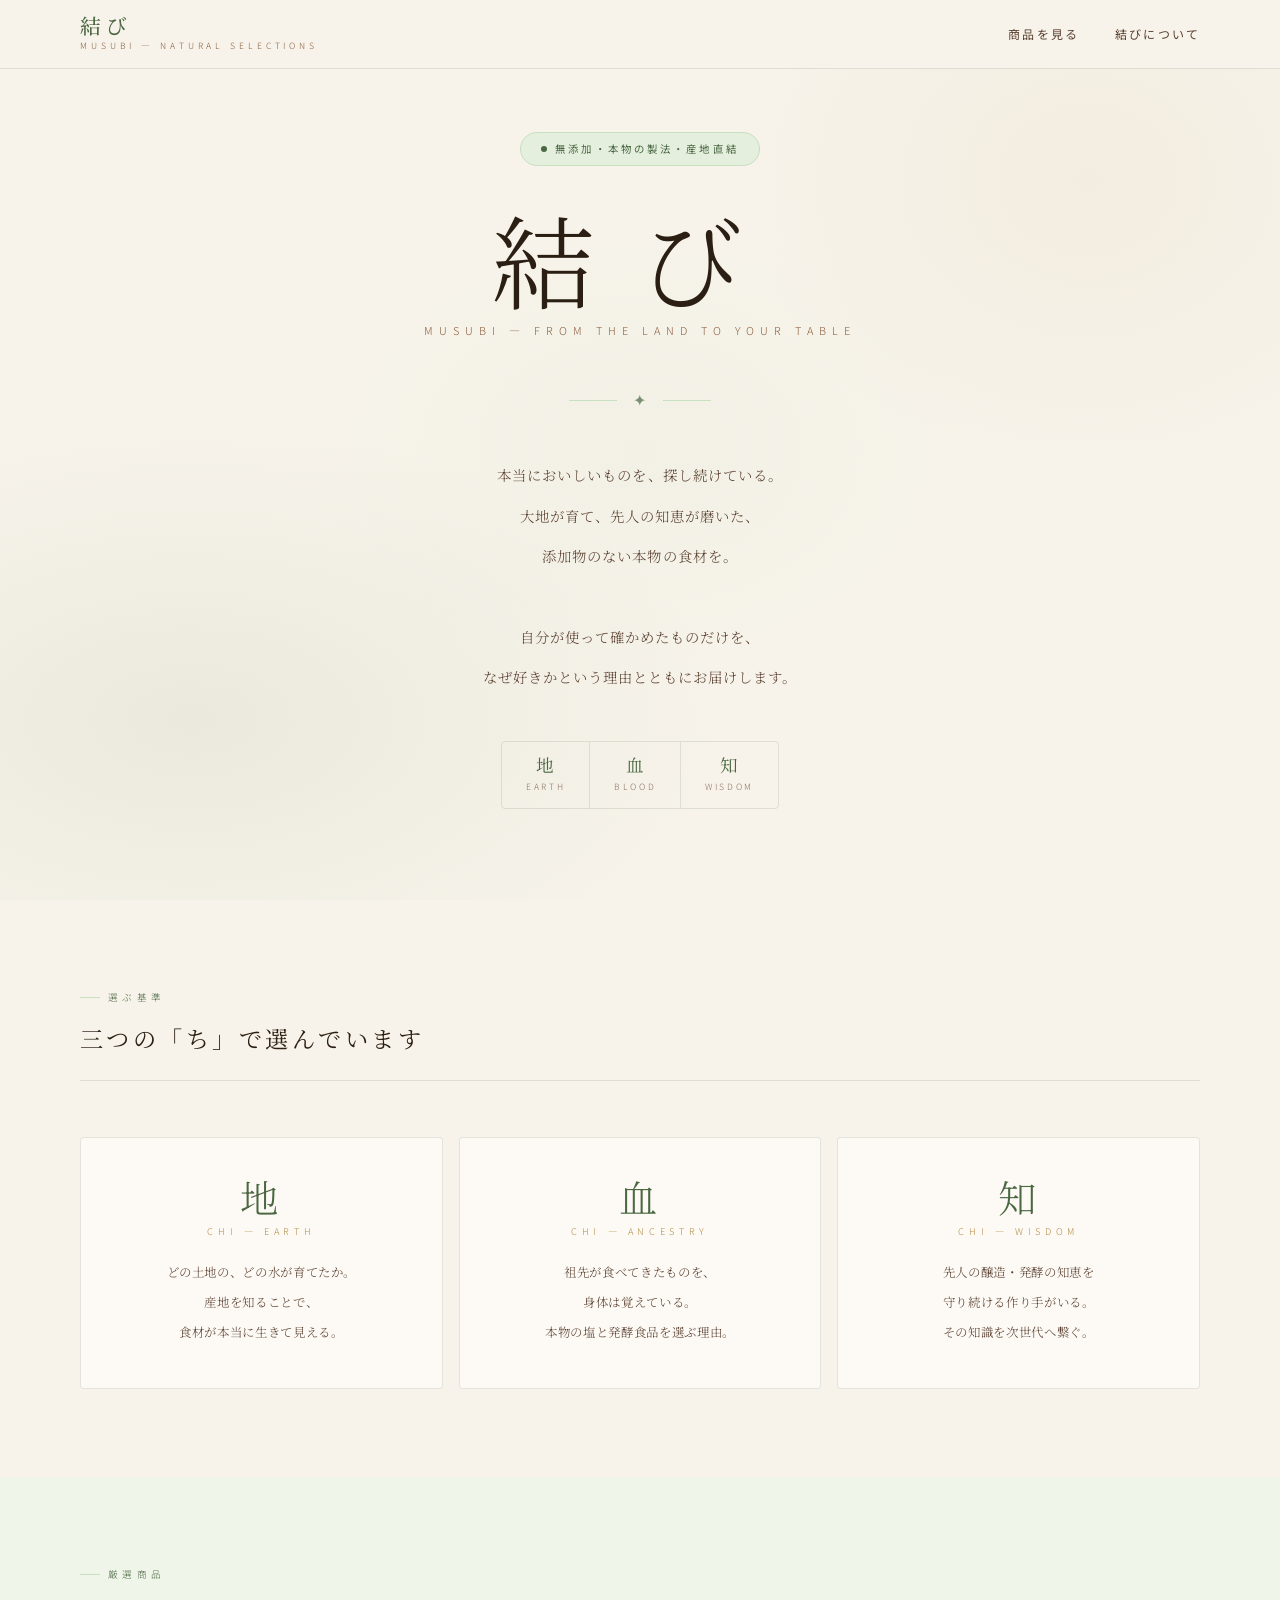
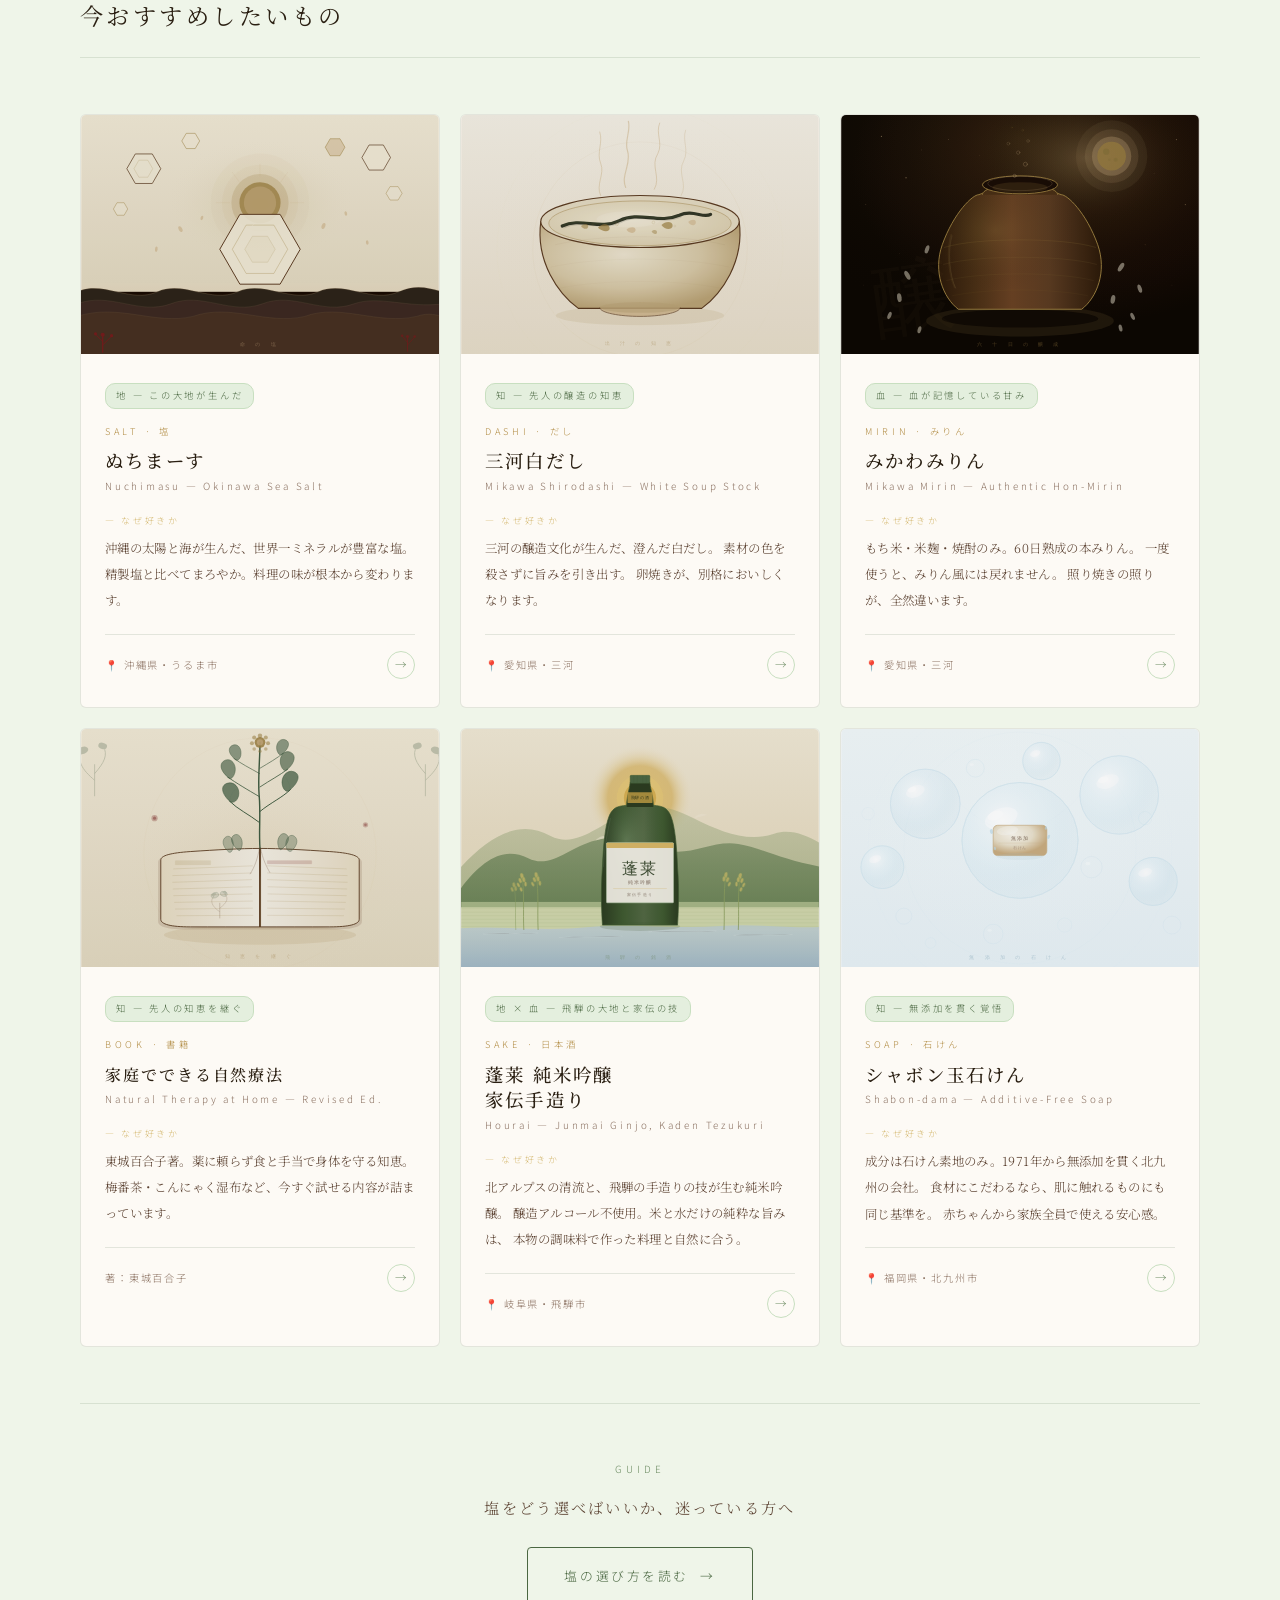
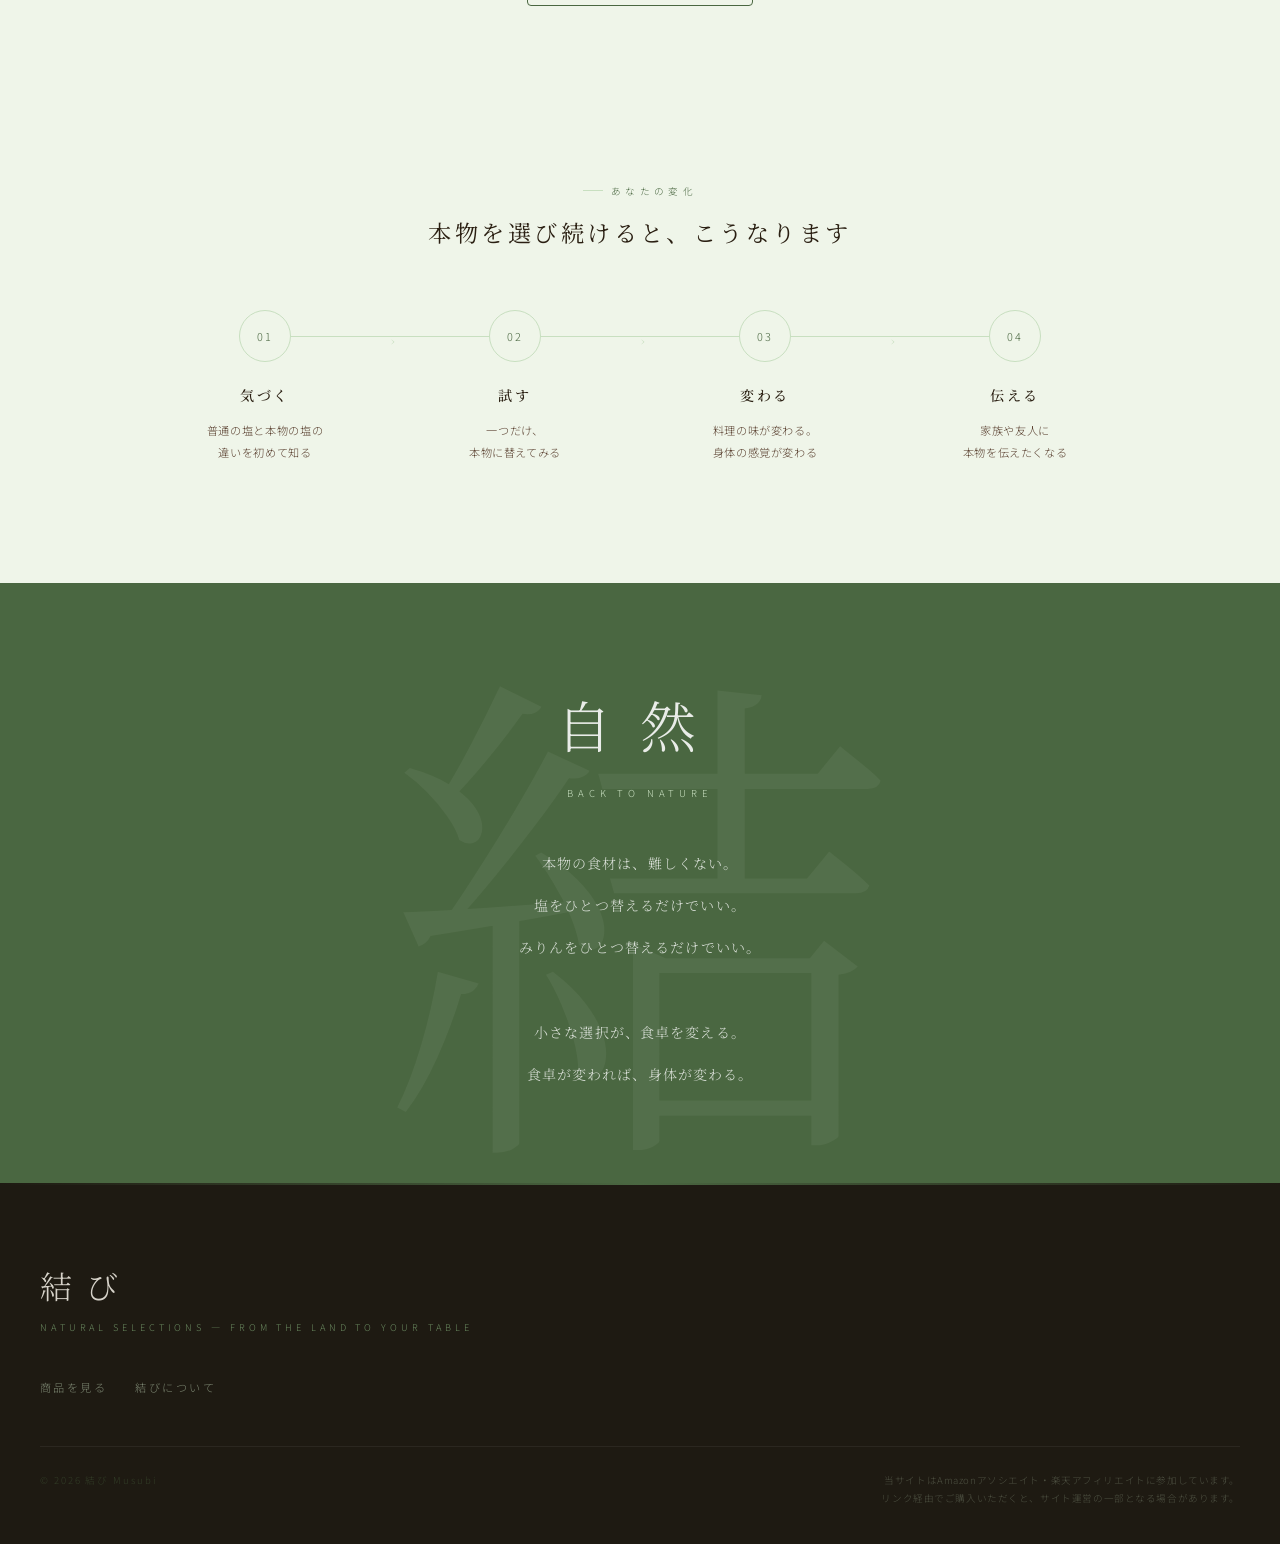
<file: index.html>
<!DOCTYPE html>
<html lang="ja">
<head>
  <meta charset="UTF-8">
  <meta name="viewport" content="width=device-width, initial-scale=1.0">
  <title>結び — 本物の食材を、あなたの食卓へ</title>
  <meta name="description" content="無添加・本物の製法で作られた食材を厳選してご紹介。ぬちまーす・三河白だし・みかわみりんなど、大地の恵みをそのままに。">
  <link rel="stylesheet" href="style.css">
</head>
<body>

  <!-- HEADER -->
  <header>
    <div class="header-inner">
      <a href="index.html" class="logo">
        <span class="logo-kanji">結び</span>
        <span class="logo-en">Musubi — Natural Selections</span>
      </a>
      <nav>
        <a href="index.html">商品を見る</a>
        <a href="about.html">結びについて</a>
      </nav>
    </div>
  </header>

  <!-- HERO -->
  <div class="hero">
    <div class="hero-content">

      <div class="hero-badge">
        <span class="hero-badge-dot"></span>
        無添加・本物の製法・産地直結
      </div>

      <h1 class="hero-title">結び</h1>
      <p class="hero-title-en">Musubi — From the Land to Your Table</p>

      <div class="hero-divider">
        <span class="hero-divider-line"></span>
        <span class="hero-divider-leaf">✦</span>
        <span class="hero-divider-line"></span>
      </div>

      <p class="hero-lead">
        本当においしいものを、探し続けている。<br>
        大地が育て、先人の知恵が磨いた、<br>
        添加物のない本物の食材を。<br><br>
        自分が使って確かめたものだけを、<br>
        なぜ好きかという理由とともにお届けします。
      </p>

      <div class="hero-chi">
        <div class="hero-chi-item">
          <span class="hero-chi-kanji">地</span>
          <span class="hero-chi-en">Earth</span>
        </div>
        <div class="hero-chi-item">
          <span class="hero-chi-kanji">血</span>
          <span class="hero-chi-en">Blood</span>
        </div>
        <div class="hero-chi-item">
          <span class="hero-chi-kanji">知</span>
          <span class="hero-chi-en">Wisdom</span>
        </div>
      </div>

    </div>
  </div>

  <!-- 地・血・知 PILLARS -->
  <section>
    <p class="section-label">選ぶ基準</p>
    <h2 class="section-title">三つの「ち」で選んでいます</h2>
    <div class="chi-pillars">
      <div class="chi-pillar">
        <p class="chi-pillar-kanji">地</p>
        <p class="chi-pillar-reading">Chi — Earth</p>
        <p class="chi-pillar-text">
          どの土地の、どの水が育てたか。<br>
          産地を知ることで、<br>
          食材が本当に生きて見える。
        </p>
      </div>
      <div class="chi-pillar">
        <p class="chi-pillar-kanji">血</p>
        <p class="chi-pillar-reading">Chi — Ancestry</p>
        <p class="chi-pillar-text">
          祖先が食べてきたものを、<br>
          身体は覚えている。<br>
          本物の塩と発酵食品を選ぶ理由。
        </p>
      </div>
      <div class="chi-pillar">
        <p class="chi-pillar-kanji">知</p>
        <p class="chi-pillar-reading">Chi — Wisdom</p>
        <p class="chi-pillar-text">
          先人の醸造・発酵の知恵を<br>
          守り続ける作り手がいる。<br>
          その知識を次世代へ繋ぐ。
        </p>
      </div>
    </div>
  </section>

  <!-- PRODUCTS -->
  <section style="background:var(--bg-green);max-width:100%;padding:88px 0;">
    <div style="max-width:1200px;margin:0 auto;padding:0 40px;">
      <p class="section-label">厳選商品</p>
      <h2 class="section-title">今おすすめしたいもの</h2>

      <div class="products-grid">

        <!-- ぬちまーす -->
        <a href="product-nuchimasu.html" class="product-card">
          <div class="product-img-wrap">
            <img class="product-img" src="illust-nuchimasu.svg" alt="ぬちまーす">
          </div>
          <div class="product-body">
            <span class="product-chi-tag">地 — この大地が生んだ</span>
            <p class="product-category">Salt · 塩</p>
            <h3 class="product-name-jp">ぬちまーす</h3>
            <p class="product-name-en">Nuchimasu — Okinawa Sea Salt</p>
            <p class="product-reason-label">— なぜ好きか</p>
            <p class="product-reason">
              沖縄の太陽と海が生んだ、世界一ミネラルが豊富な塩。
              精製塩と比べてまろやか。料理の味が根本から変わります。
            </p>
            <div class="product-footer">
              <span class="product-origin">📍 沖縄県・うるま市</span>
              <span class="product-arrow">→</span>
            </div>
          </div>
        </a>

        <!-- 三河白だし -->
        <a href="product-shirodashi.html" class="product-card">
          <div class="product-img-wrap">
            <img class="product-img" src="illust-shirodashi.svg" alt="三河白だし">
          </div>
          <div class="product-body">
            <span class="product-chi-tag">知 — 先人の醸造の知恵</span>
            <p class="product-category">Dashi · だし</p>
            <h3 class="product-name-jp">三河白だし</h3>
            <p class="product-name-en">Mikawa Shirodashi — White Soup Stock</p>
            <p class="product-reason-label">— なぜ好きか</p>
            <p class="product-reason">
              三河の醸造文化が生んだ、澄んだ白だし。
              素材の色を殺さずに旨みを引き出す。
              卵焼きが、別格においしくなります。
            </p>
            <div class="product-footer">
              <span class="product-origin">📍 愛知県・三河</span>
              <span class="product-arrow">→</span>
            </div>
          </div>
        </a>

        <!-- みかわみりん -->
        <a href="product-mirin.html" class="product-card">
          <div class="product-img-wrap">
            <img class="product-img" src="illust-mirin.svg" alt="みかわみりん">
          </div>
          <div class="product-body">
            <span class="product-chi-tag">血 — 血が記憶している甘み</span>
            <p class="product-category">Mirin · みりん</p>
            <h3 class="product-name-jp">みかわみりん</h3>
            <p class="product-name-en">Mikawa Mirin — Authentic Hon-Mirin</p>
            <p class="product-reason-label">— なぜ好きか</p>
            <p class="product-reason">
              もち米・米麹・焼酎のみ。60日熟成の本みりん。
              一度使うと、みりん風には戻れません。
              照り焼きの照りが、全然違います。
            </p>
            <div class="product-footer">
              <span class="product-origin">📍 愛知県・三河</span>
              <span class="product-arrow">→</span>
            </div>
          </div>
        </a>

        <!-- 家庭でできる自然療法 -->
        <a href="product-shizen-ryoho.html" class="product-card">
          <div class="product-img-wrap">
            <img class="product-img" src="illust-shizen-ryoho.svg" alt="家庭でできる自然療法">
          </div>
          <div class="product-body">
            <span class="product-chi-tag">知 — 先人の知恵を継ぐ</span>
            <p class="product-category">Book · 書籍</p>
            <h3 class="product-name-jp" style="font-size:1rem;line-height:1.6;">家庭でできる自然療法</h3>
            <p class="product-name-en">Natural Therapy at Home — Revised Ed.</p>
            <p class="product-reason-label">— なぜ好きか</p>
            <p class="product-reason">
              東城百合子著。薬に頼らず食と手当で身体を守る知恵。
              梅番茶・こんにゃく湿布など、今すぐ試せる内容が詰まっています。
            </p>
            <div class="product-footer">
              <span class="product-origin">著：東城百合子</span>
              <span class="product-arrow">→</span>
            </div>
          </div>
        </a>

        <!-- 蓬莱 純米吟醸 -->
        <a href="product-hourai.html" class="product-card">
          <div class="product-img-wrap">
            <img class="product-img" src="illust-hourai.svg" alt="蓬莱 純米吟醸 家伝手造り">
          </div>
          <div class="product-body">
            <span class="product-chi-tag">地 × 血 — 飛騨の大地と家伝の技</span>
            <p class="product-category">Sake · 日本酒</p>
            <h3 class="product-name-jp">蓬莱 純米吟醸<br>家伝手造り</h3>
            <p class="product-name-en">Hourai — Junmai Ginjo, Kaden Tezukuri</p>
            <p class="product-reason-label">— なぜ好きか</p>
            <p class="product-reason">
              北アルプスの清流と、飛騨の手造りの技が生む純米吟醸。
              醸造アルコール不使用。米と水だけの純粋な旨みは、
              本物の調味料で作った料理と自然に合う。
            </p>
            <div class="product-footer">
              <span class="product-origin">📍 岐阜県・飛騨市</span>
              <span class="product-arrow">→</span>
            </div>
          </div>
        </a>

        <!-- シャボン玉石けん -->
        <a href="product-shabondama.html" class="product-card">
          <div class="product-img-wrap">
            <img class="product-img" src="illust-shabondama.svg" alt="シャボン玉石けん">
          </div>
          <div class="product-body">
            <span class="product-chi-tag">知 — 無添加を貫く覚悟</span>
            <p class="product-category">Soap · 石けん</p>
            <h3 class="product-name-jp">シャボン玉石けん</h3>
            <p class="product-name-en">Shabon-dama — Additive-Free Soap</p>
            <p class="product-reason-label">— なぜ好きか</p>
            <p class="product-reason">
              成分は石けん素地のみ。1971年から無添加を貫く北九州の会社。
              食材にこだわるなら、肌に触れるものにも同じ基準を。
              赤ちゃんから家族全員で使える安心感。
            </p>
            <div class="product-footer">
              <span class="product-origin">📍 福岡県・北九州市</span>
              <span class="product-arrow">→</span>
            </div>
          </div>
        </a>

      </div>

      <!-- GUIDE LINK -->
      <div style="margin-top:56px;padding-top:56px;border-top:1px solid var(--line);text-align:center;">
        <p style="font-family:'Noto Sans JP',sans-serif;font-size:0.62rem;letter-spacing:0.4em;color:var(--green-mid);text-transform:uppercase;margin-bottom:16px;">Guide</p>
        <p style="font-size:0.95rem;font-weight:300;letter-spacing:0.15em;color:var(--text-mid);margin-bottom:24px;">塩をどう選べばいいか、迷っている方へ</p>
        <a href="guide-salt.html" style="display:inline-flex;align-items:center;gap:12px;padding:16px 36px;border:1px solid var(--green);border-radius:4px;text-decoration:none;font-family:'Noto Sans JP',sans-serif;font-size:0.8rem;letter-spacing:0.2em;color:var(--green);transition:all 0.25s;">
          塩の選び方を読む &nbsp;→
        </a>
      </div>

    </div>
  </section>

  <!-- JOURNEY -->
  <div class="journey">
    <div class="journey-inner">
      <p class="section-label" style="justify-content:center;">あなたの変化</p>
      <h2 class="section-title" style="text-align:center;border:none;padding-bottom:0;margin-bottom:0;">
        本物を選び続けると、こうなります
      </h2>
      <div class="journey-steps">
        <div class="journey-step">
          <div class="step-num">01</div>
          <p class="step-title">気づく</p>
          <p class="step-text">普通の塩と本物の塩の<br>違いを初めて知る</p>
          <span class="step-arrow">›</span>
        </div>
        <div class="journey-step">
          <div class="step-num">02</div>
          <p class="step-title">試す</p>
          <p class="step-text">一つだけ、<br>本物に替えてみる</p>
          <span class="step-arrow">›</span>
        </div>
        <div class="journey-step">
          <div class="step-num">03</div>
          <p class="step-title">変わる</p>
          <p class="step-text">料理の味が変わる。<br>身体の感覚が変わる</p>
          <span class="step-arrow">›</span>
        </div>
        <div class="journey-step">
          <div class="step-num">04</div>
          <p class="step-title">伝える</p>
          <p class="step-text">家族や友人に<br>本物を伝えたくなる</p>
        </div>
      </div>
    </div>
  </div>

  <!-- CONCEPT BAND -->
  <div class="concept-band">
    <div class="concept-band-inner">
      <p class="concept-band-kanji">自然</p>
      <p class="concept-band-en">Back to Nature</p>
      <p class="concept-band-text">
        本物の食材は、難しくない。<br>
        塩をひとつ替えるだけでいい。<br>
        みりんをひとつ替えるだけでいい。<br><br>
        小さな選択が、食卓を変える。<br>
        食卓が変われば、身体が変わる。
      </p>
    </div>
  </div>

  <!-- FOOTER -->
  <footer>
    <div class="footer-inner">
      <p class="footer-logo">結び</p>
      <p class="footer-tagline">Natural Selections — From the Land to Your Table</p>
      <div class="footer-links">
        <a href="index.html">商品を見る</a>
        <a href="about.html">結びについて</a>
      </div>
      <div class="footer-bottom">
        <p class="footer-copy">© 2026 結び Musubi</p>
        <p class="footer-aff">
          当サイトはAmazonアソシエイト・楽天アフィリエイトに参加しています。<br>
          リンク経由でご購入いただくと、サイト運営の一部となる場合があります。
        </p>
      </div>
    </div>
  </footer>

</body>
</html>
</file>
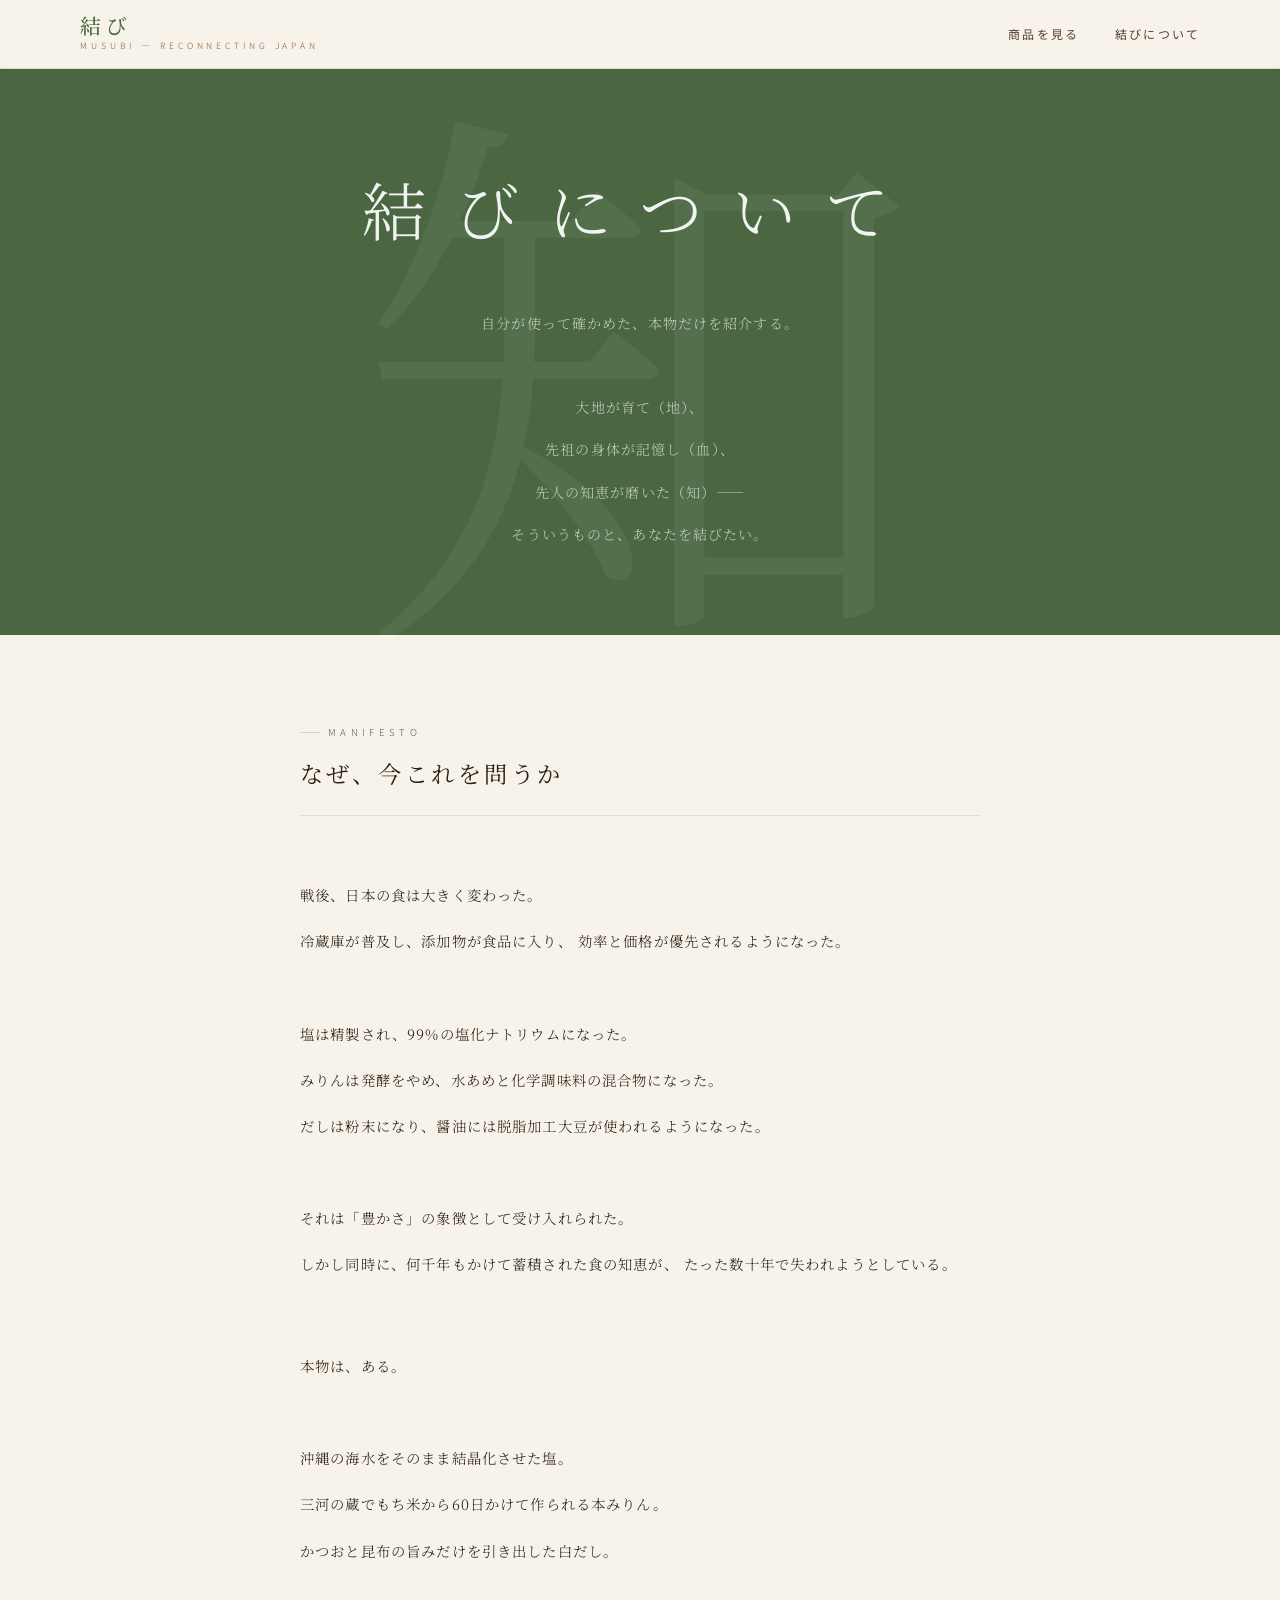
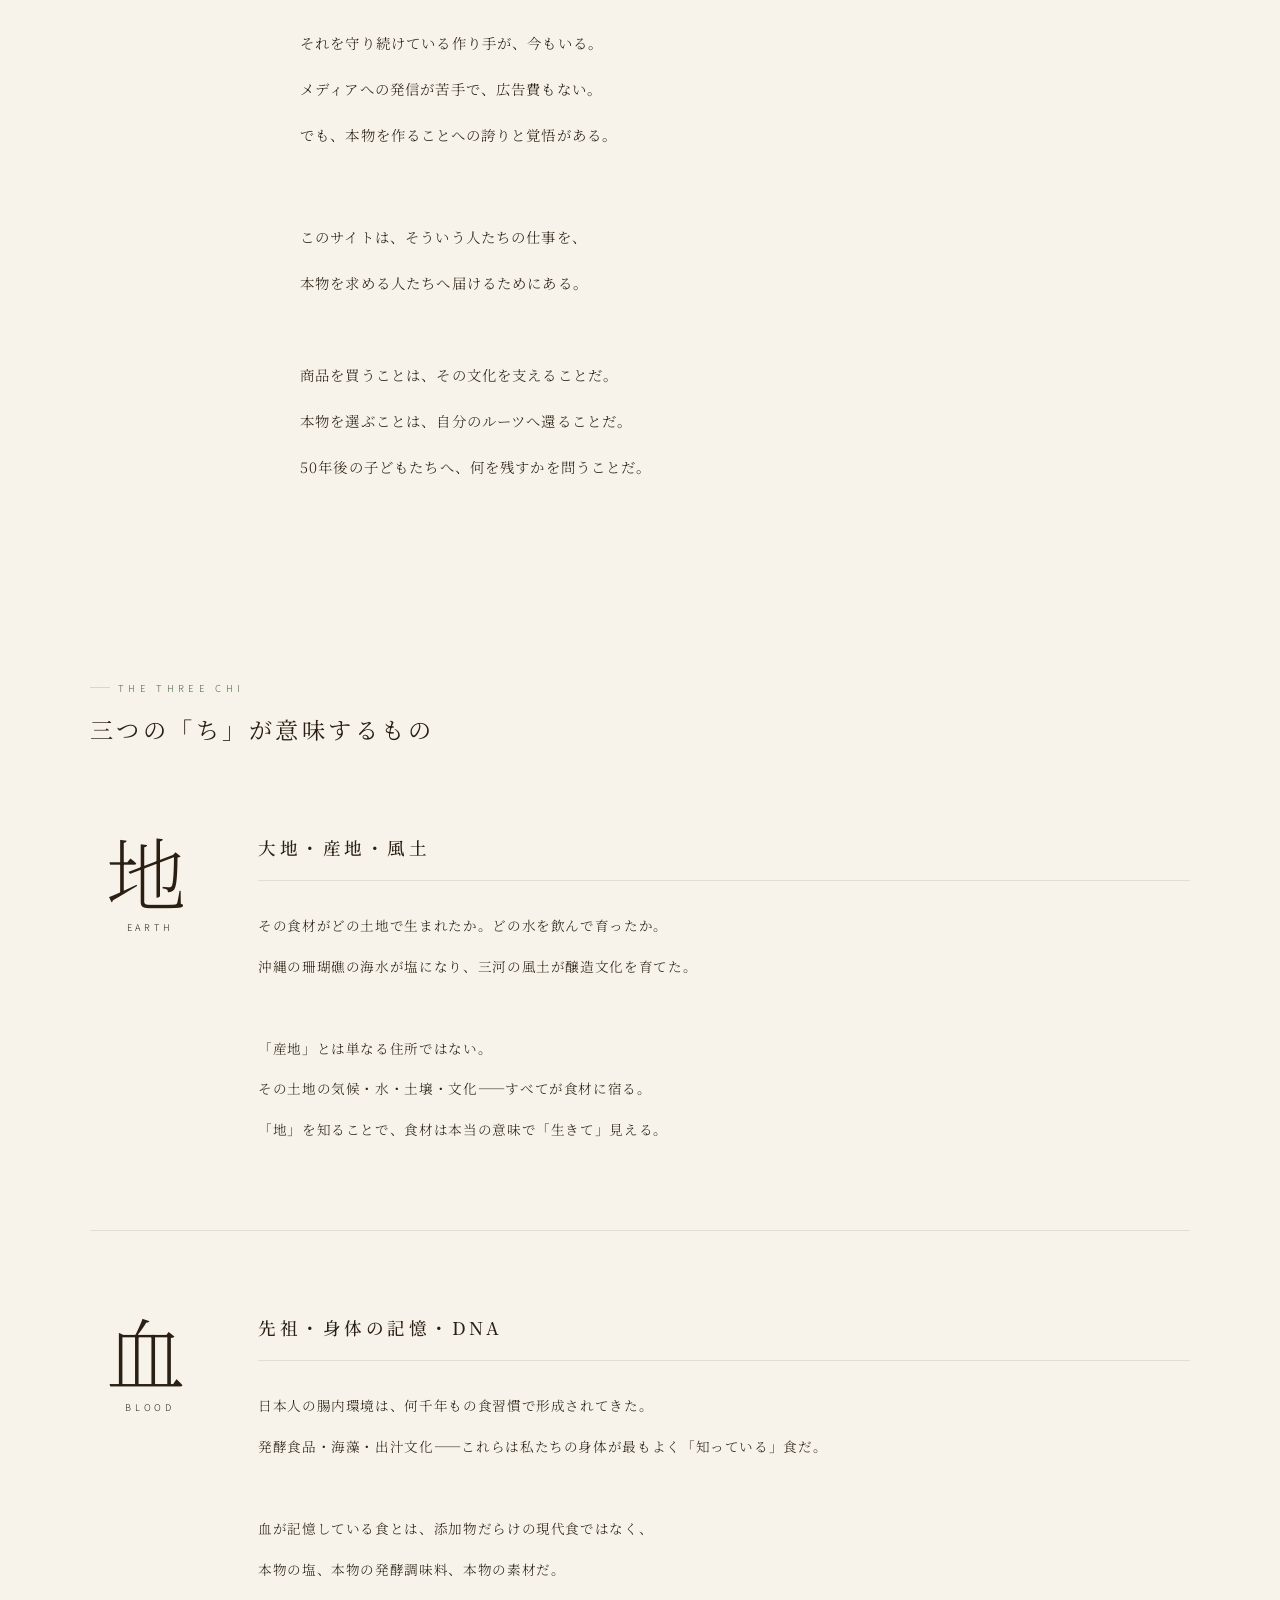
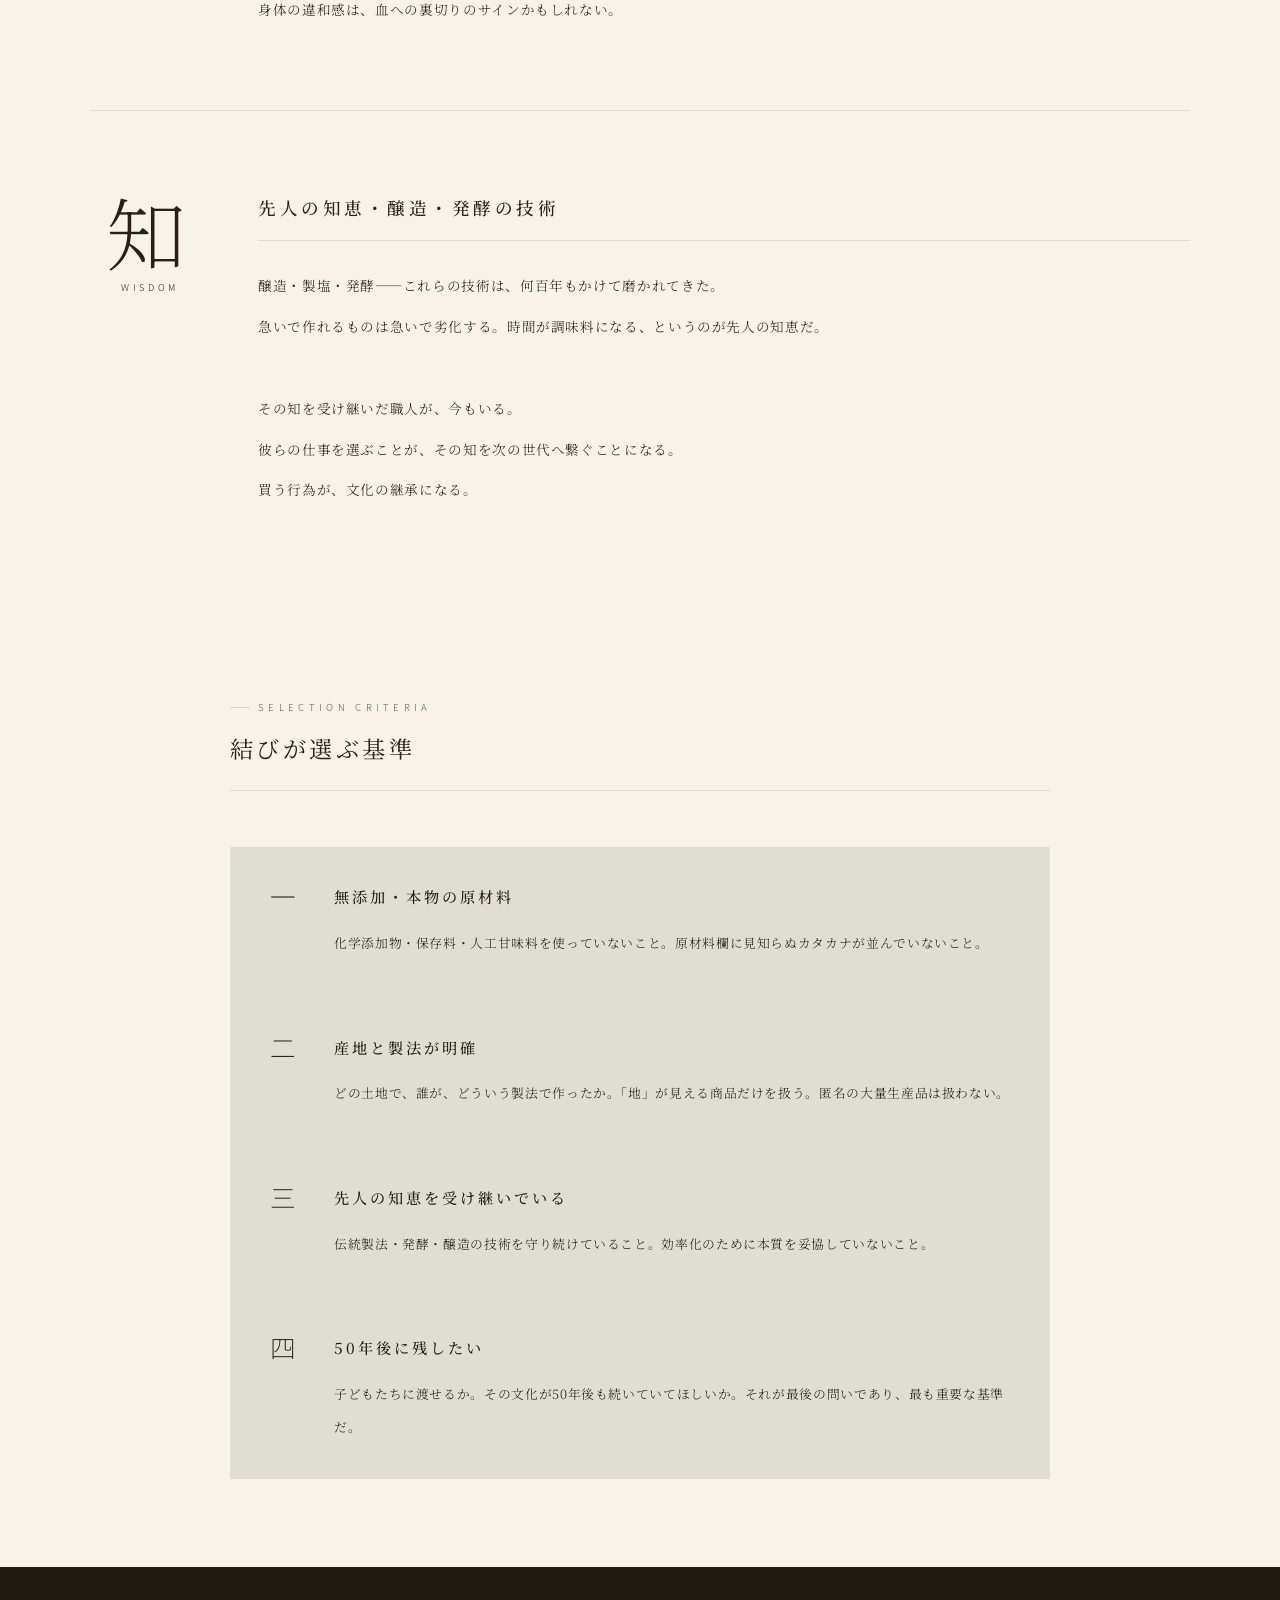
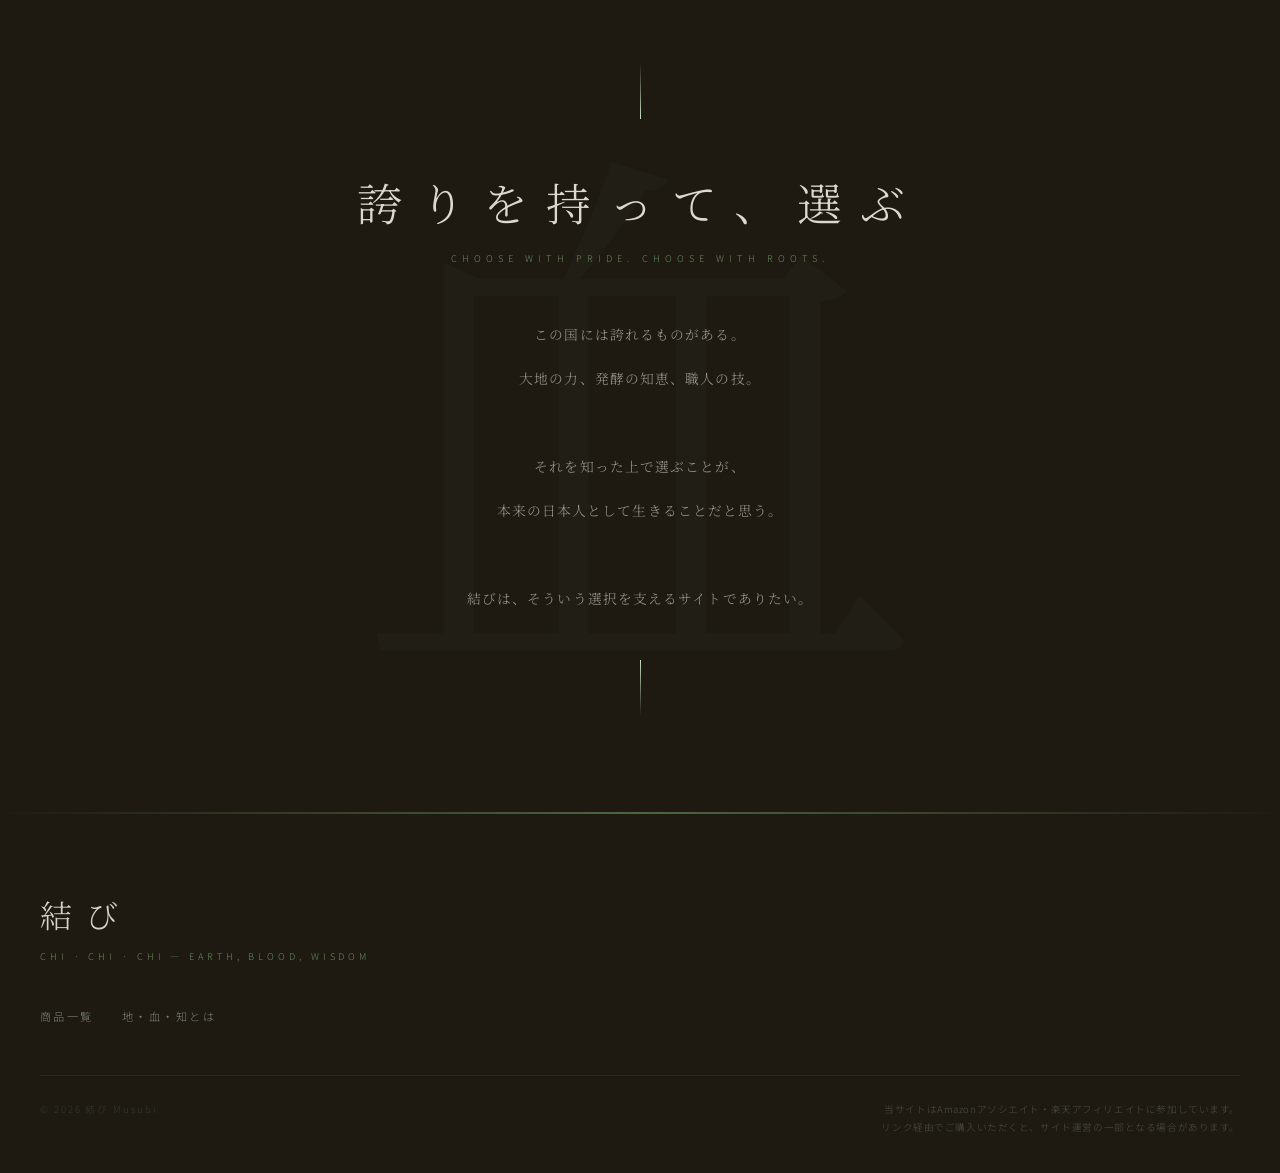
<file: about.html>
<!DOCTYPE html>
<html lang="ja">
<head>
  <meta charset="UTF-8">
  <meta name="viewport" content="width=device-width, initial-scale=1.0">
  <title>地・血・知とは — 結び</title>
  <meta name="description" content="本来の日本を取り戻す。地・血・知という三つの「ち」が意味するもの。結びのコンセプト。">
  <link rel="stylesheet" href="style.css">
</head>
<body>

  <!-- HEADER -->
  <header>
    <div class="header-inner">
      <a href="index.html" class="logo">
        <span class="logo-kanji">結び</span>
        <span class="logo-en">Musubi — Reconnecting Japan</span>
      </a>
      <nav>
        <a href="index.html">商品を見る</a>
        <a href="about.html">結びについて</a>
      </nav>
    </div>
  </header>

  <!-- HERO -->
  <div class="about-hero">
    <div class="about-hero-content">
      <h1>結びについて</h1>
      <p class="about-hero-text">
        自分が使って確かめた、本物だけを紹介する。<br><br>
        大地が育て（地）、<br>
        先祖の身体が記憶し（血）、<br>
        先人の知恵が磨いた（知）——<br>
        そういうものと、あなたを結びたい。
      </p>
    </div>
  </div>

  <!-- MANIFESTO -->
  <section style="max-width:760px;">
    <p class="section-label">Manifesto</p>
    <h2 class="section-title">なぜ、今これを問うか</h2>

    <p style="font-size:0.9rem;font-weight:300;line-height:3.2;color:var(--sumi-mid);letter-spacing:0.08em;margin-bottom:56px;">
      戦後、日本の食は大きく変わった。<br>
      冷蔵庫が普及し、添加物が食品に入り、
      効率と価格が優先されるようになった。<br><br>
      塩は精製され、99%の塩化ナトリウムになった。<br>
      みりんは発酵をやめ、水あめと化学調味料の混合物になった。<br>
      だしは粉末になり、醤油には脱脂加工大豆が使われるようになった。<br><br>
      それは「豊かさ」の象徴として受け入れられた。<br>
      しかし同時に、何千年もかけて蓄積された食の知恵が、
      たった数十年で失われようとしている。
    </p>

    <p style="font-size:0.9rem;font-weight:300;line-height:3.2;color:var(--sumi-mid);letter-spacing:0.08em;margin-bottom:56px;">
      本物は、ある。<br><br>
      沖縄の海水をそのまま結晶化させた塩。<br>
      三河の蔵でもち米から60日かけて作られる本みりん。<br>
      かつおと昆布の旨みだけを引き出した白だし。<br><br>
      それを守り続けている作り手が、今もいる。<br>
      メディアへの発信が苦手で、広告費もない。<br>
      でも、本物を作ることへの誇りと覚悟がある。
    </p>

    <p style="font-size:0.9rem;font-weight:300;line-height:3.2;color:var(--sumi-mid);letter-spacing:0.08em;">
      このサイトは、そういう人たちの仕事を、<br>
      本物を求める人たちへ届けるためにある。<br><br>
      商品を買うことは、その文化を支えることだ。<br>
      本物を選ぶことは、自分のルーツへ還ることだ。<br>
      50年後の子どもたちへ、何を残すかを問うことだ。
    </p>
  </section>

  <!-- THREE CHI DETAIL -->
  <div style="background:var(--washi-deep);padding:100px 48px;">
    <div style="max-width:1100px;margin:0 auto;">
      <p class="section-label" style="text-align:center;">The Three Chi</p>
      <h2 class="section-title" style="justify-content:center;border:none;padding-bottom:0;margin-bottom:80px;">
        三つの「ち」が意味するもの
      </h2>

      <!-- 地 -->
      <div style="display:grid;grid-template-columns:120px 1fr;gap:48px;margin-bottom:80px;padding-bottom:80px;border-bottom:1px solid var(--line);">
        <div style="text-align:center;">
          <p style="font-size:5rem;font-weight:200;color:var(--ake);line-height:1;letter-spacing:0.1em;">地</p>
          <p style="font-family:'Noto Sans JP',sans-serif;font-size:0.58rem;letter-spacing:0.4em;color:var(--kogane);text-transform:uppercase;margin-top:8px;">Earth</p>
        </div>
        <div>
          <h3 style="font-size:1.1rem;font-weight:500;letter-spacing:0.2em;color:var(--sumi);margin-bottom:24px;padding-bottom:16px;border-bottom:1px solid var(--line);">
            大地・産地・風土
          </h3>
          <p style="font-size:0.85rem;font-weight:300;line-height:3;color:var(--sumi-mid);">
            その食材がどの土地で生まれたか。どの水を飲んで育ったか。<br>
            沖縄の珊瑚礁の海水が塩になり、三河の風土が醸造文化を育てた。<br><br>
            「産地」とは単なる住所ではない。<br>
            その土地の気候・水・土壌・文化——すべてが食材に宿る。<br>
            「地」を知ることで、食材は本当の意味で「生きて」見える。
          </p>
        </div>
      </div>

      <!-- 血 -->
      <div style="display:grid;grid-template-columns:120px 1fr;gap:48px;margin-bottom:80px;padding-bottom:80px;border-bottom:1px solid var(--line);">
        <div style="text-align:center;">
          <p style="font-size:5rem;font-weight:200;color:var(--ake);line-height:1;letter-spacing:0.1em;">血</p>
          <p style="font-family:'Noto Sans JP',sans-serif;font-size:0.58rem;letter-spacing:0.4em;color:var(--kogane);text-transform:uppercase;margin-top:8px;">Blood</p>
        </div>
        <div>
          <h3 style="font-size:1.1rem;font-weight:500;letter-spacing:0.2em;color:var(--sumi);margin-bottom:24px;padding-bottom:16px;border-bottom:1px solid var(--line);">
            先祖・身体の記憶・DNA
          </h3>
          <p style="font-size:0.85rem;font-weight:300;line-height:3;color:var(--sumi-mid);">
            日本人の腸内環境は、何千年もの食習慣で形成されてきた。<br>
            発酵食品・海藻・出汁文化——これらは私たちの身体が最もよく「知っている」食だ。<br><br>
            血が記憶している食とは、添加物だらけの現代食ではなく、<br>
            本物の塩、本物の発酵調味料、本物の素材だ。<br>
            身体の違和感は、血への裏切りのサインかもしれない。
          </p>
        </div>
      </div>

      <!-- 知 -->
      <div style="display:grid;grid-template-columns:120px 1fr;gap:48px;">
        <div style="text-align:center;">
          <p style="font-size:5rem;font-weight:200;color:var(--ake);line-height:1;letter-spacing:0.1em;">知</p>
          <p style="font-family:'Noto Sans JP',sans-serif;font-size:0.58rem;letter-spacing:0.4em;color:var(--kogane);text-transform:uppercase;margin-top:8px;">Wisdom</p>
        </div>
        <div>
          <h3 style="font-size:1.1rem;font-weight:500;letter-spacing:0.2em;color:var(--sumi);margin-bottom:24px;padding-bottom:16px;border-bottom:1px solid var(--line);">
            先人の知恵・醸造・発酵の技術
          </h3>
          <p style="font-size:0.85rem;font-weight:300;line-height:3;color:var(--sumi-mid);">
            醸造・製塩・発酵——これらの技術は、何百年もかけて磨かれてきた。<br>
            急いで作れるものは急いで劣化する。時間が調味料になる、というのが先人の知恵だ。<br><br>
            その知を受け継いだ職人が、今もいる。<br>
            彼らの仕事を選ぶことが、その知を次の世代へ繋ぐことになる。<br>
            買う行為が、文化の継承になる。
          </p>
        </div>
      </div>

    </div>
  </div>

  <!-- CRITERIA -->
  <section style="max-width:900px;">
    <p class="section-label">Selection Criteria</p>
    <h2 class="section-title">結びが選ぶ基準</h2>

    <div style="display:grid;gap:2px;background:var(--line);">
      <div style="background:var(--washi);padding:36px 40px;display:grid;grid-template-columns:40px 1fr;gap:24px;align-items:start;">
        <p style="font-family:'Noto Sans JP',sans-serif;font-size:1.6rem;font-weight:200;color:var(--ake);line-height:1;">一</p>
        <div>
          <h3 style="font-size:0.95rem;font-weight:500;letter-spacing:0.2em;color:var(--sumi);margin-bottom:14px;">無添加・本物の原材料</h3>
          <p style="font-size:0.8rem;font-weight:300;line-height:2.6;color:var(--sumi-mid);">化学添加物・保存料・人工甘味料を使っていないこと。原材料欄に見知らぬカタカナが並んでいないこと。</p>
        </div>
      </div>
      <div style="background:var(--washi);padding:36px 40px;display:grid;grid-template-columns:40px 1fr;gap:24px;align-items:start;">
        <p style="font-family:'Noto Sans JP',sans-serif;font-size:1.6rem;font-weight:200;color:var(--ake);line-height:1;">二</p>
        <div>
          <h3 style="font-size:0.95rem;font-weight:500;letter-spacing:0.2em;color:var(--sumi);margin-bottom:14px;">産地と製法が明確</h3>
          <p style="font-size:0.8rem;font-weight:300;line-height:2.6;color:var(--sumi-mid);">どの土地で、誰が、どういう製法で作ったか。「地」が見える商品だけを扱う。匿名の大量生産品は扱わない。</p>
        </div>
      </div>
      <div style="background:var(--washi);padding:36px 40px;display:grid;grid-template-columns:40px 1fr;gap:24px;align-items:start;">
        <p style="font-family:'Noto Sans JP',sans-serif;font-size:1.6rem;font-weight:200;color:var(--ake);line-height:1;">三</p>
        <div>
          <h3 style="font-size:0.95rem;font-weight:500;letter-spacing:0.2em;color:var(--sumi);margin-bottom:14px;">先人の知恵を受け継いでいる</h3>
          <p style="font-size:0.8rem;font-weight:300;line-height:2.6;color:var(--sumi-mid);">伝統製法・発酵・醸造の技術を守り続けていること。効率化のために本質を妥協していないこと。</p>
        </div>
      </div>
      <div style="background:var(--washi);padding:36px 40px;display:grid;grid-template-columns:40px 1fr;gap:24px;align-items:start;">
        <p style="font-family:'Noto Sans JP',sans-serif;font-size:1.6rem;font-weight:200;color:var(--ake);line-height:1;">四</p>
        <div>
          <h3 style="font-size:0.95rem;font-weight:500;letter-spacing:0.2em;color:var(--sumi);margin-bottom:14px;">50年後に残したい</h3>
          <p style="font-size:0.8rem;font-weight:300;line-height:2.6;color:var(--sumi-mid);">子どもたちに渡せるか。その文化が50年後も続いていてほしいか。それが最後の問いであり、最も重要な基準だ。</p>
        </div>
      </div>
    </div>
  </section>

  <!-- MANIFESTO BAND -->
  <div class="manifesto-band">
    <div class="manifesto-band-inner">
      <div class="manifesto-band-top"></div>
      <h2 class="manifesto-band-title">誇りを持って、選ぶ</h2>
      <p class="manifesto-band-en">Choose with pride. Choose with roots.</p>
      <p class="manifesto-band-text">
        この国には誇れるものがある。<br>
        大地の力、発酵の知恵、職人の技。<br><br>
        それを知った上で選ぶことが、<br>
        本来の日本人として生きることだと思う。<br><br>
        結びは、そういう選択を支えるサイトでありたい。
      </p>
      <div class="manifesto-band-bottom"></div>
    </div>
  </div>

  <!-- FOOTER -->
  <footer>
    <div class="footer-inner">
      <p class="footer-logo">結び</p>
      <p class="footer-tagline">Chi · Chi · Chi — Earth, Blood, Wisdom</p>
      <div class="footer-links">
        <a href="index.html">商品一覧</a>
        <a href="about.html">地・血・知とは</a>
      </div>
      <div class="footer-bottom">
        <p class="footer-copy">© 2026 結び Musubi</p>
        <p class="footer-aff">
          当サイトはAmazonアソシエイト・楽天アフィリエイトに参加しています。<br>
          リンク経由でご購入いただくと、サイト運営の一部となる場合があります。
        </p>
      </div>
    </div>
  </footer>

</body>
</html>
</file>
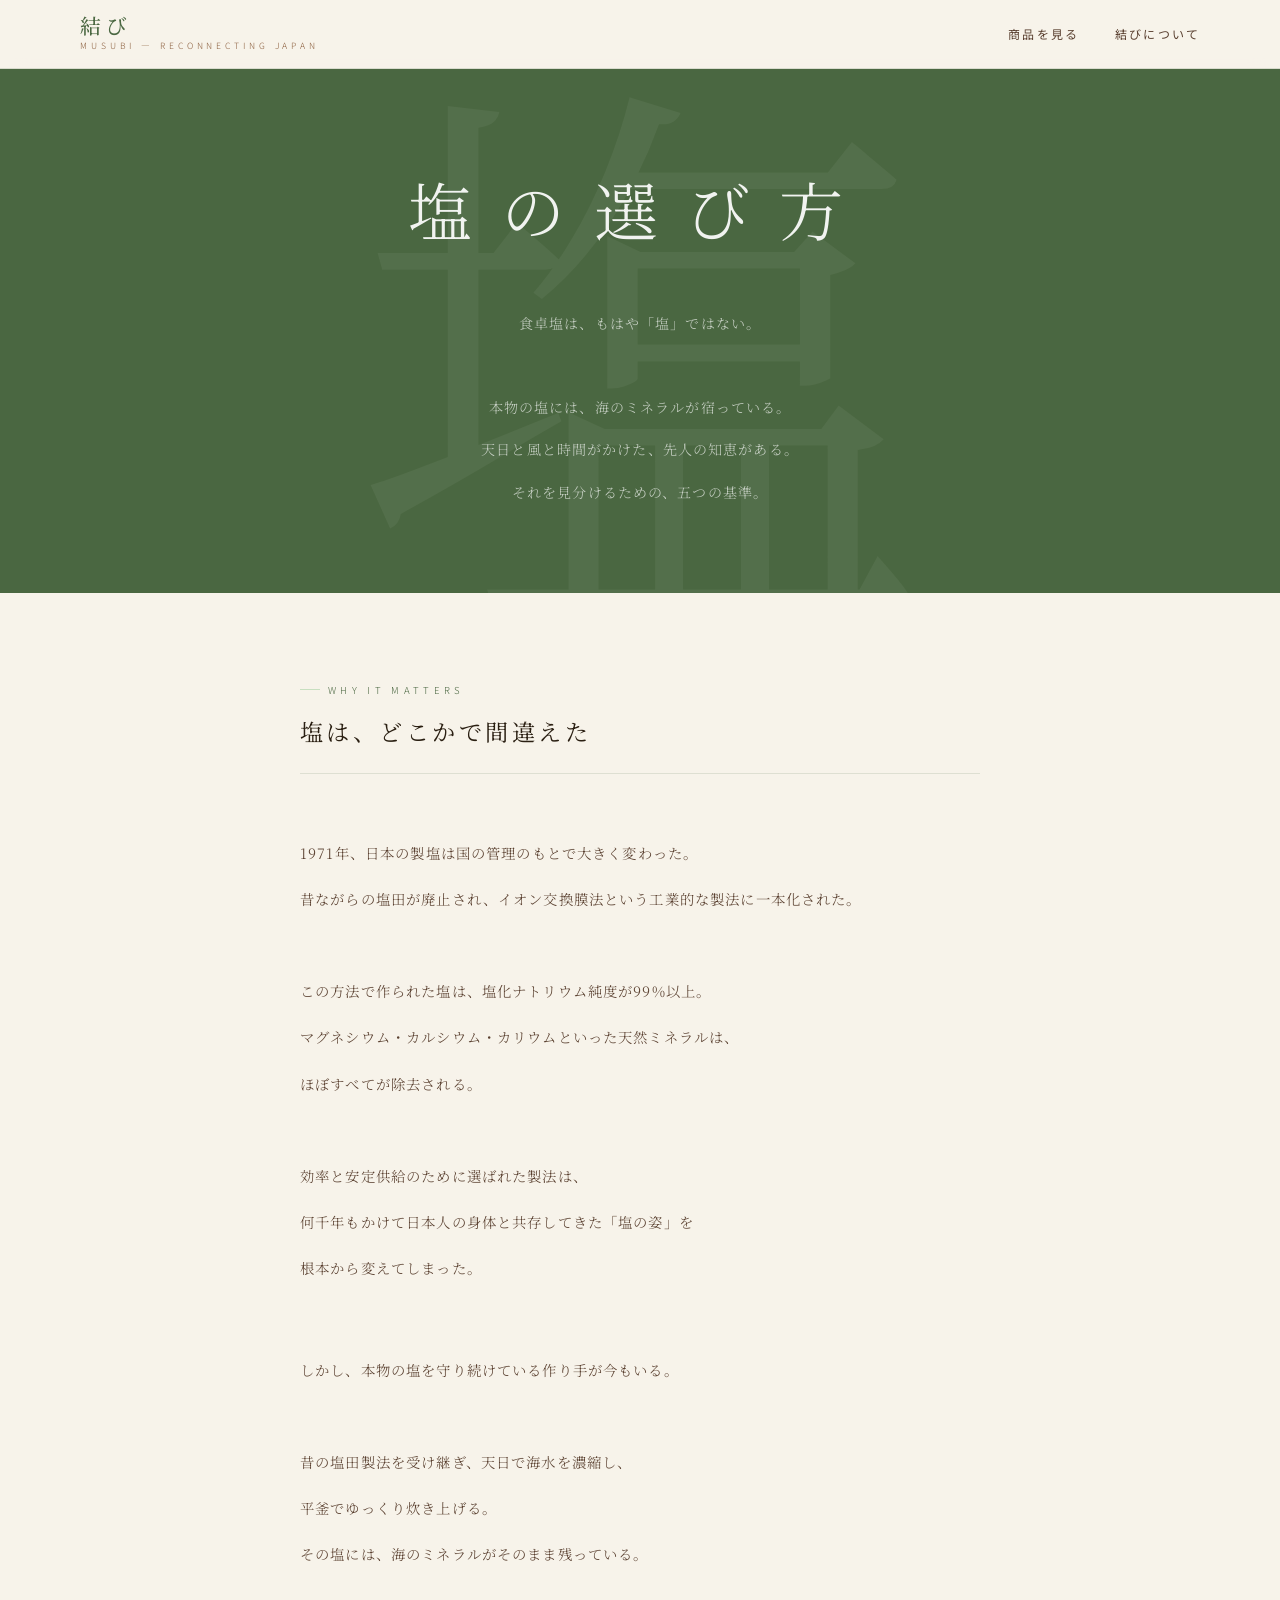
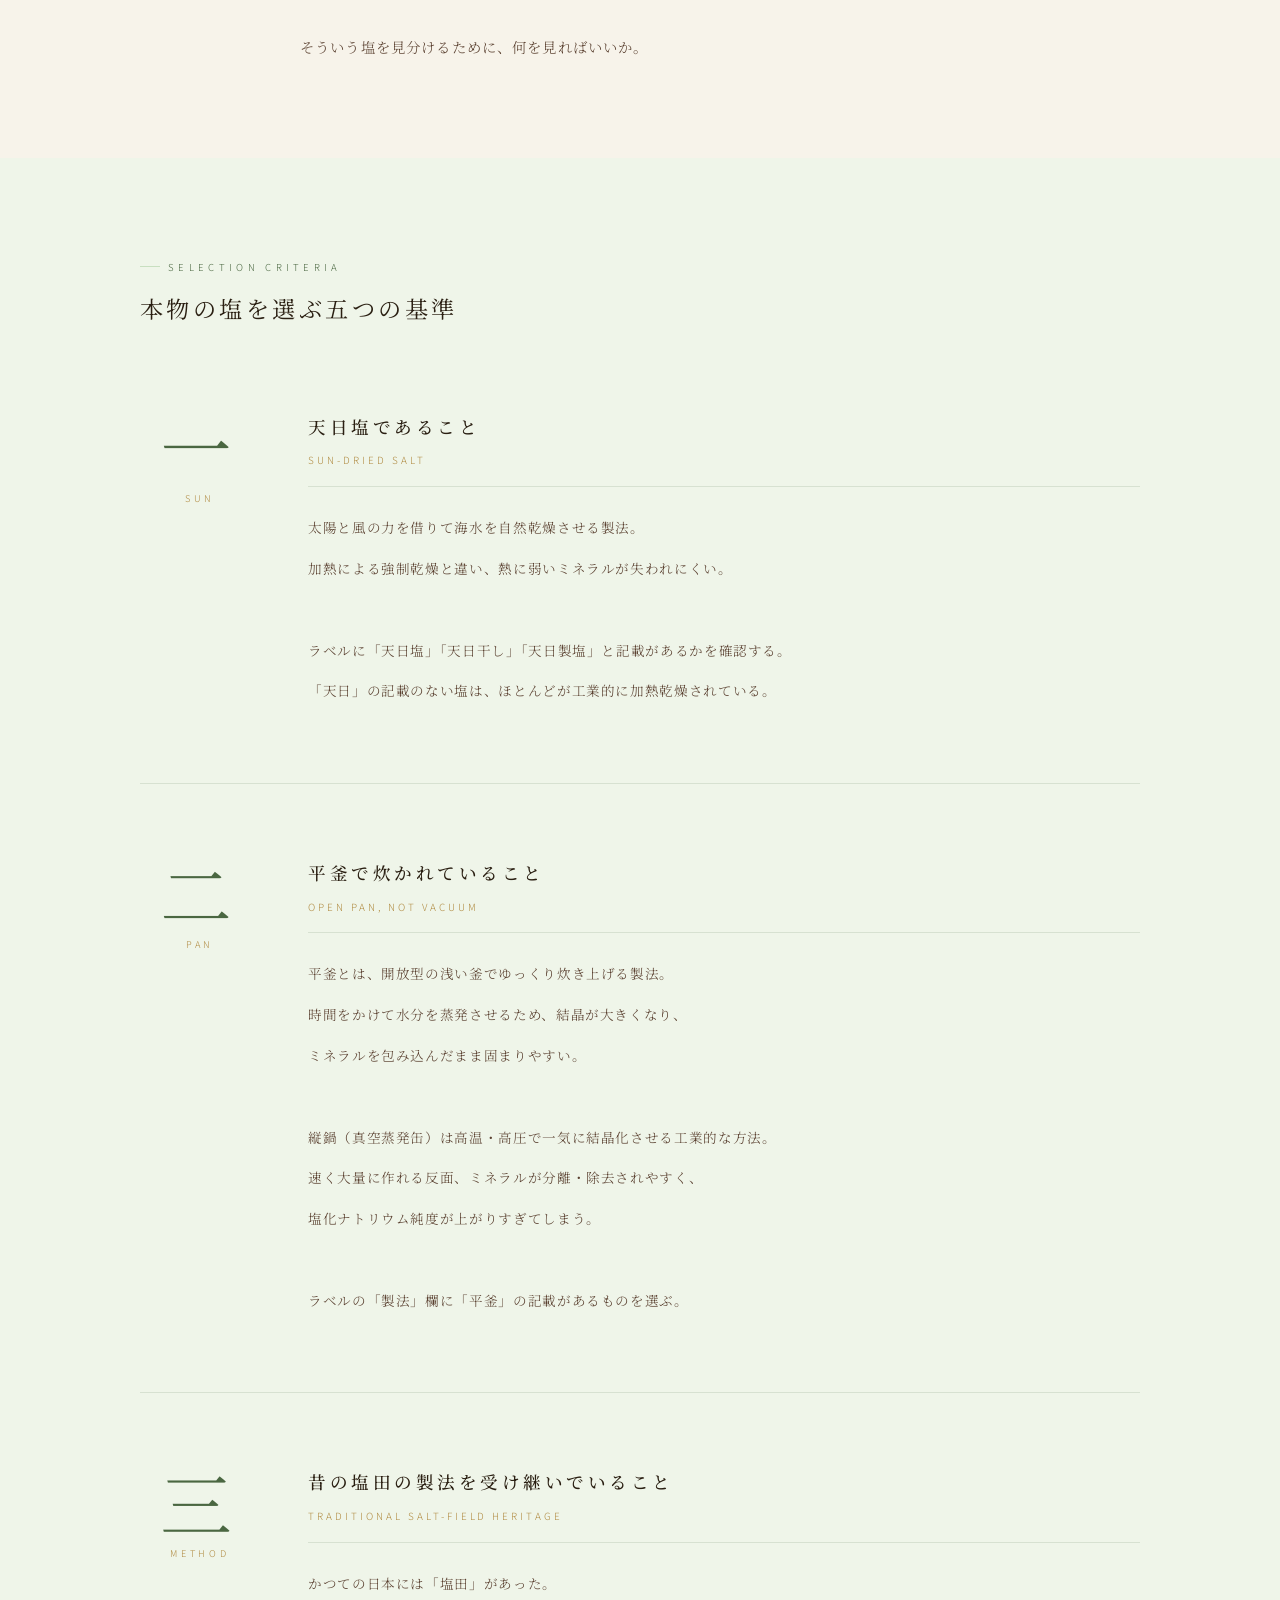
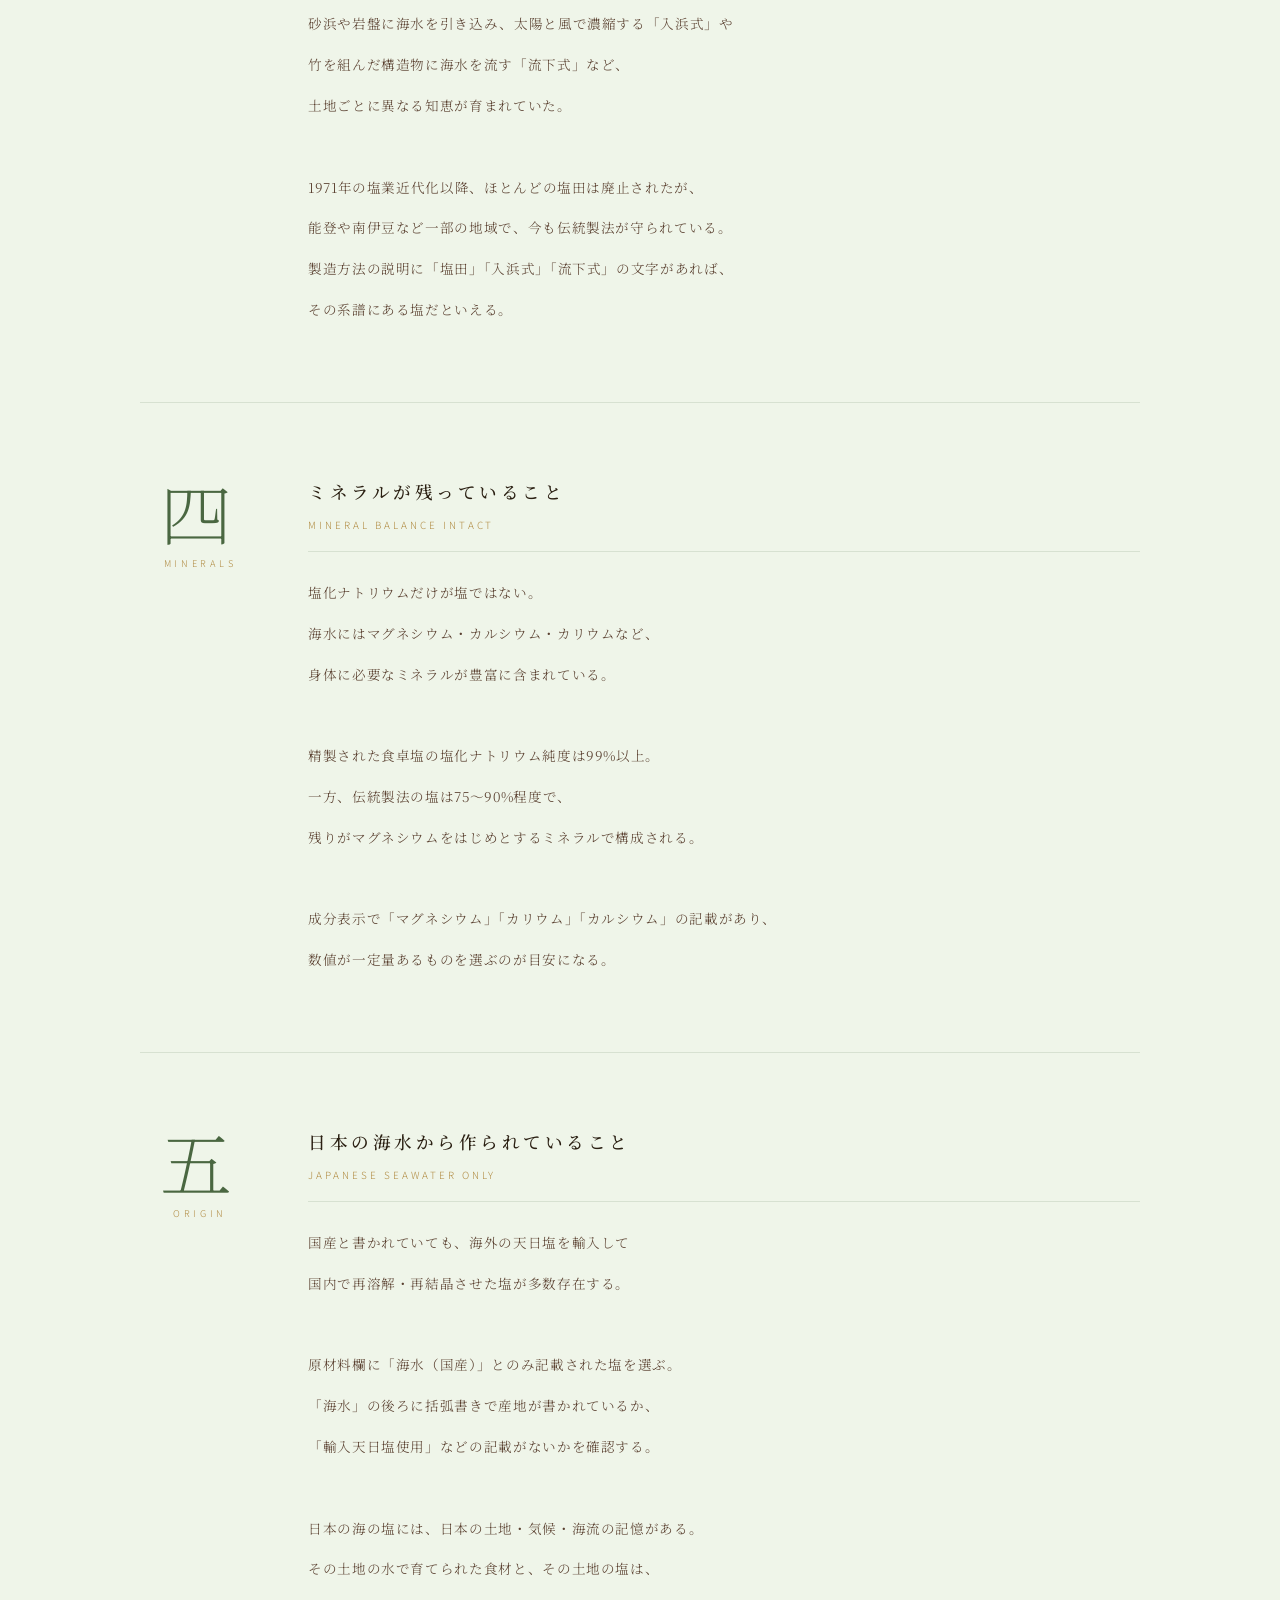
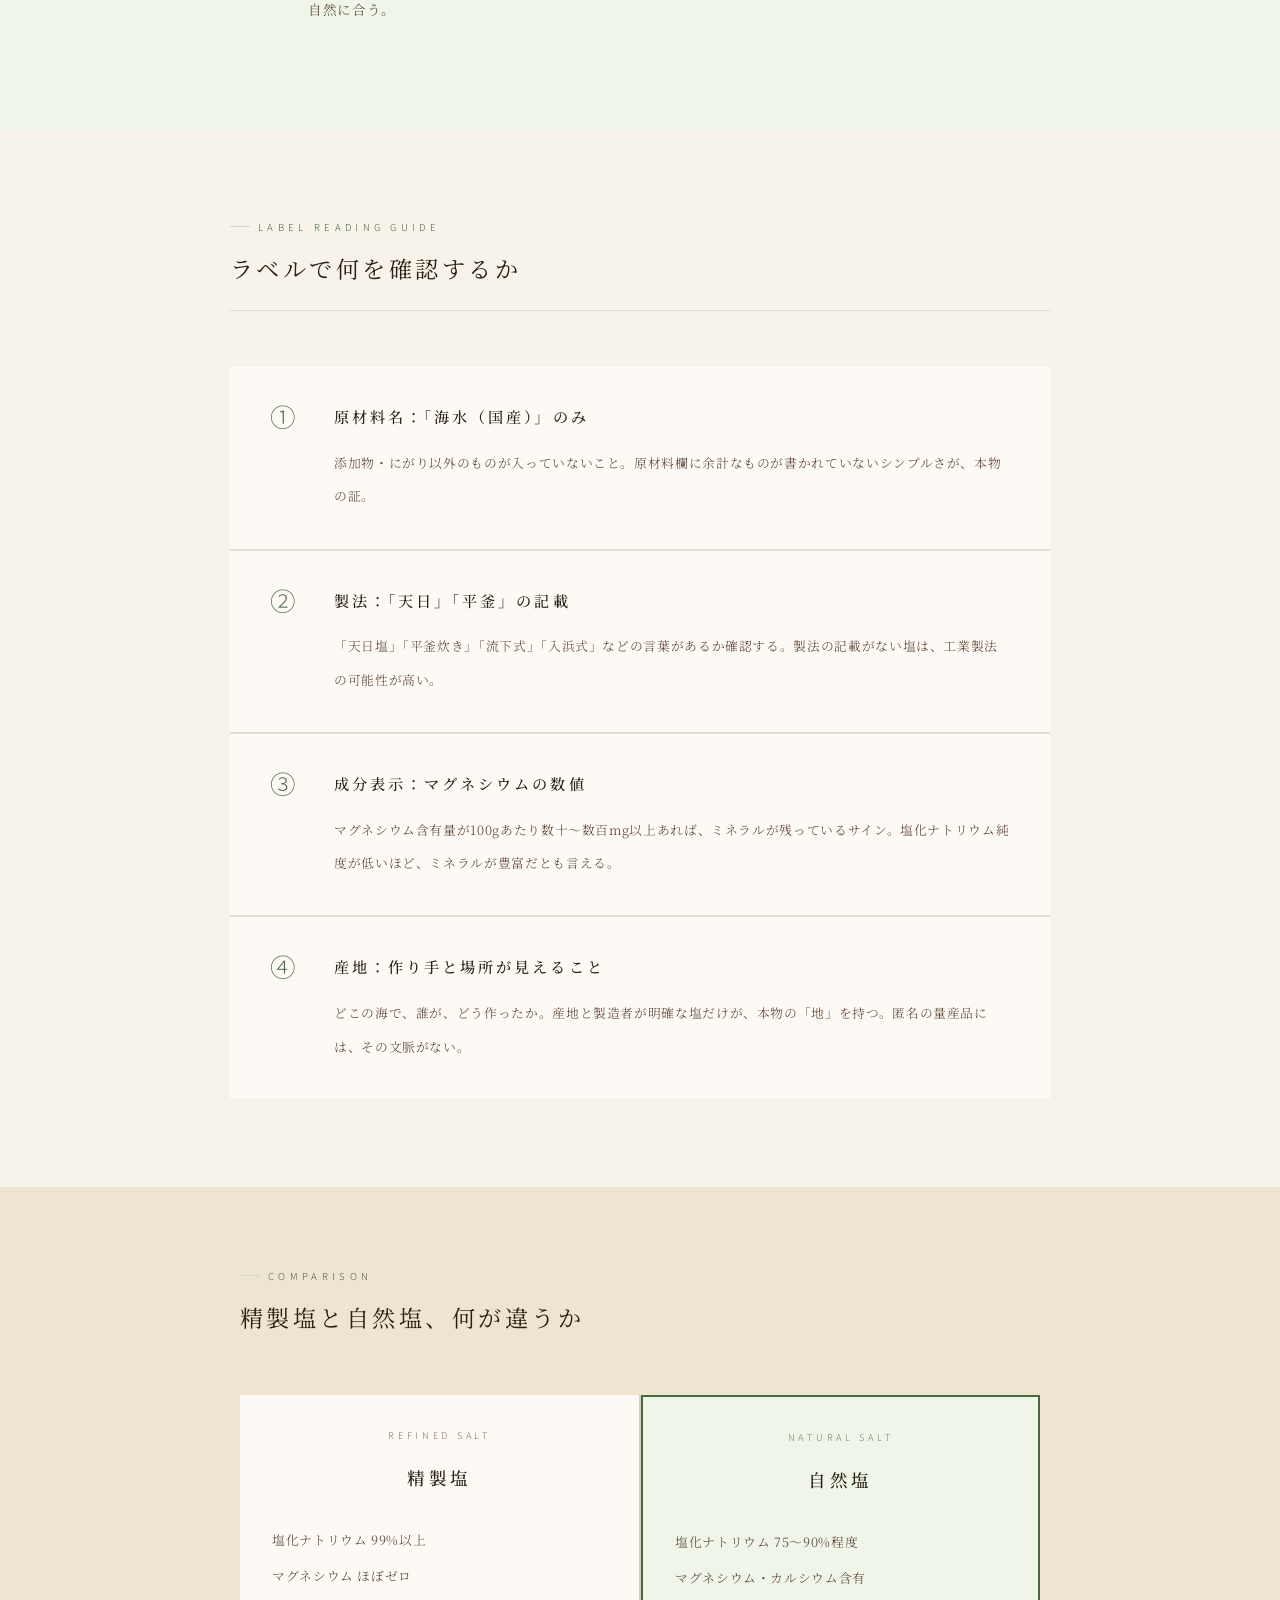
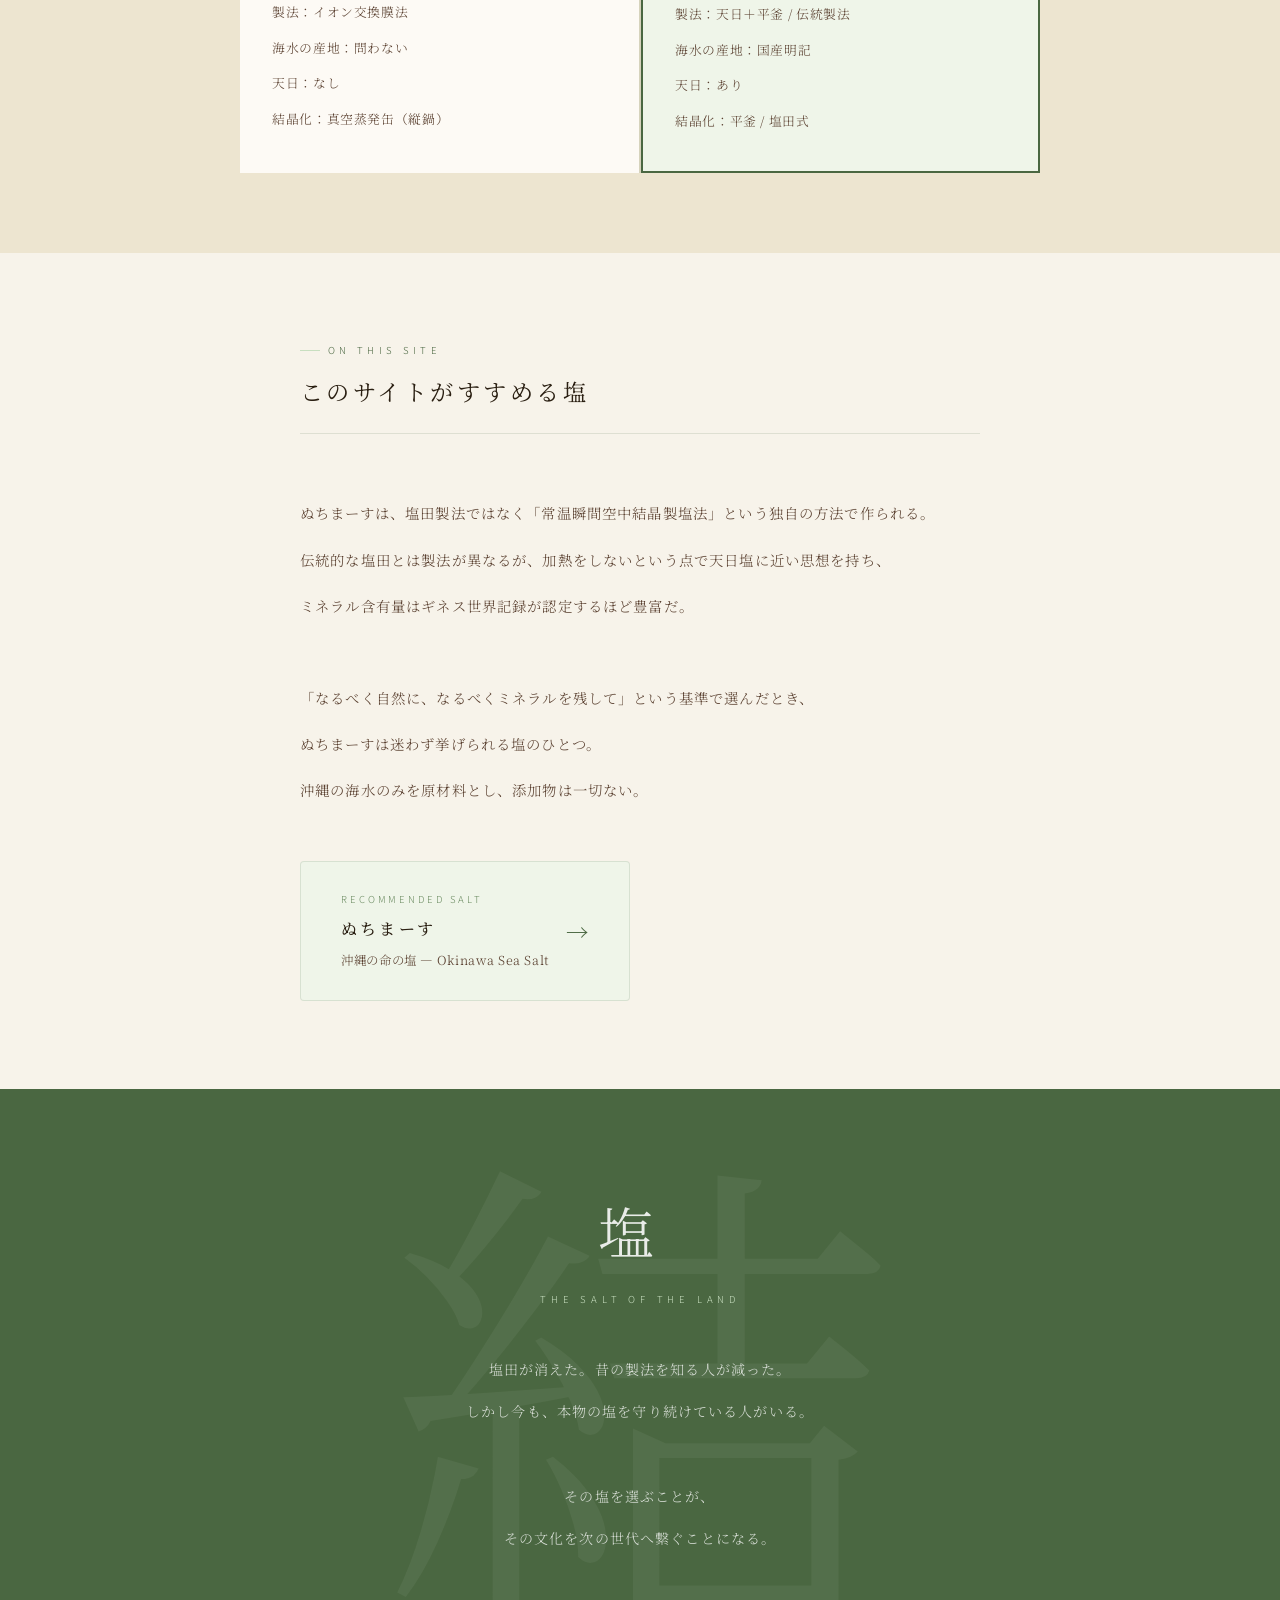
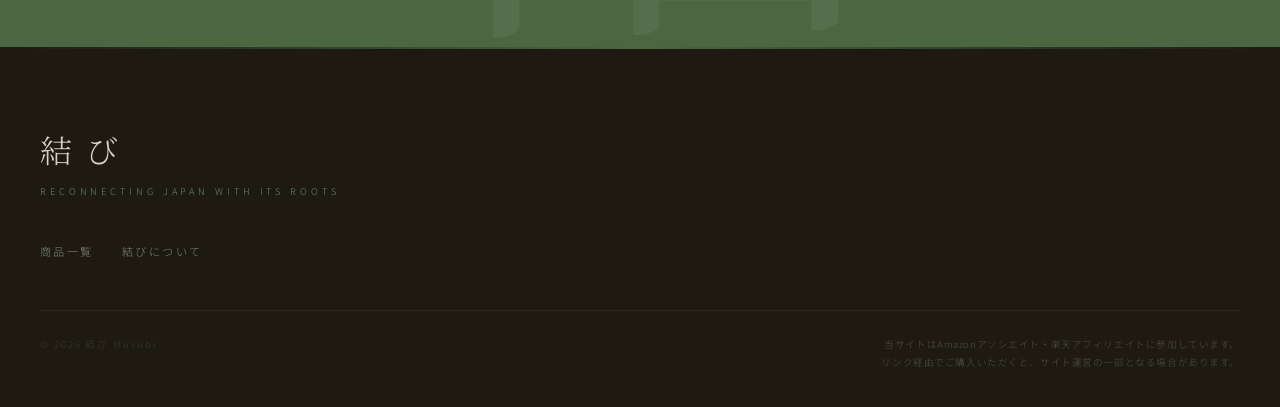
<file: guide-salt.html>
<!DOCTYPE html>
<html lang="ja">
<head>
  <meta charset="UTF-8">
  <meta name="viewport" content="width=device-width, initial-scale=1.0">
  <title>塩の選び方 — 結び</title>
  <meta name="description" content="本物の塩の選び方。天日塩・平釜・昔の塩田製法・ミネラルバランス。精製塩との違いと、日本の伝統製塩が守るもの。">
  <link rel="stylesheet" href="style.css">
  <style>
    .salt-guide-hero::before {
      content: '塩';
    }
  </style>
</head>
<body>

  <!-- HEADER -->
  <header>
    <div class="header-inner">
      <a href="index.html" class="logo">
        <span class="logo-kanji">結び</span>
        <span class="logo-en">Musubi — Reconnecting Japan</span>
      </a>
      <nav>
        <a href="index.html">商品を見る</a>
        <a href="about.html">結びについて</a>
      </nav>
    </div>
  </header>

  <!-- HERO -->
  <div class="about-hero salt-guide-hero">
    <div class="about-hero-content">
      <h1>塩の選び方</h1>
      <p class="about-hero-text">
        食卓塩は、もはや「塩」ではない。<br><br>
        本物の塩には、海のミネラルが宿っている。<br>
        天日と風と時間がかけた、先人の知恵がある。<br>
        それを見分けるための、五つの基準。
      </p>
    </div>
  </div>

  <!-- 問題提起 -->
  <section style="max-width:760px;">
    <p class="section-label">Why It Matters</p>
    <h2 class="section-title">塩は、どこかで間違えた</h2>

    <p style="font-size:0.9rem;font-weight:300;line-height:3.2;color:var(--text-mid);letter-spacing:0.08em;margin-bottom:56px;">
      1971年、日本の製塩は国の管理のもとで大きく変わった。<br>
      昔ながらの塩田が廃止され、イオン交換膜法という工業的な製法に一本化された。<br><br>
      この方法で作られた塩は、塩化ナトリウム純度が99%以上。<br>
      マグネシウム・カルシウム・カリウムといった天然ミネラルは、<br>
      ほぼすべてが除去される。<br><br>
      効率と安定供給のために選ばれた製法は、<br>
      何千年もかけて日本人の身体と共存してきた「塩の姿」を<br>
      根本から変えてしまった。
    </p>

    <p style="font-size:0.9rem;font-weight:300;line-height:3.2;color:var(--text-mid);letter-spacing:0.08em;">
      しかし、本物の塩を守り続けている作り手が今もいる。<br><br>
      昔の塩田製法を受け継ぎ、天日で海水を濃縮し、<br>
      平釜でゆっくり炊き上げる。<br>
      その塩には、海のミネラルがそのまま残っている。<br><br>
      そういう塩を見分けるために、何を見ればいいか。
    </p>
  </section>

  <!-- 5つの基準 -->
  <div style="background:var(--bg-green);padding:100px 48px;">
    <div style="max-width:1000px;margin:0 auto;">
      <p class="section-label" style="text-align:center;">Selection Criteria</p>
      <h2 class="section-title" style="justify-content:center;border:none;padding-bottom:0;margin-bottom:80px;">
        本物の塩を選ぶ五つの基準
      </h2>

      <!-- 一 -->
      <div style="display:grid;grid-template-columns:120px 1fr;gap:48px;margin-bottom:72px;padding-bottom:72px;border-bottom:1px solid var(--line);">
        <div style="text-align:center;">
          <p style="font-size:4.5rem;font-weight:200;color:var(--green);line-height:1;letter-spacing:0.1em;">一</p>
          <p style="font-family:'Noto Sans JP',sans-serif;font-size:0.58rem;letter-spacing:0.4em;color:var(--gold);text-transform:uppercase;margin-top:8px;">Sun</p>
        </div>
        <div>
          <h3 style="font-size:1.1rem;font-weight:500;letter-spacing:0.2em;color:var(--text);margin-bottom:8px;">天日塩であること</h3>
          <p style="font-family:'Noto Sans JP',sans-serif;font-size:0.62rem;letter-spacing:0.3em;color:var(--gold);text-transform:uppercase;margin-bottom:20px;padding-bottom:16px;border-bottom:1px solid var(--line);">Sun-Dried Salt</p>
          <p style="font-size:0.85rem;font-weight:300;line-height:3;color:var(--text-mid);">
            太陽と風の力を借りて海水を自然乾燥させる製法。<br>
            加熱による強制乾燥と違い、熱に弱いミネラルが失われにくい。<br><br>
            ラベルに「天日塩」「天日干し」「天日製塩」と記載があるかを確認する。<br>
            「天日」の記載のない塩は、ほとんどが工業的に加熱乾燥されている。
          </p>
        </div>
      </div>

      <!-- 二 -->
      <div style="display:grid;grid-template-columns:120px 1fr;gap:48px;margin-bottom:72px;padding-bottom:72px;border-bottom:1px solid var(--line);">
        <div style="text-align:center;">
          <p style="font-size:4.5rem;font-weight:200;color:var(--green);line-height:1;letter-spacing:0.1em;">二</p>
          <p style="font-family:'Noto Sans JP',sans-serif;font-size:0.58rem;letter-spacing:0.4em;color:var(--gold);text-transform:uppercase;margin-top:8px;">Pan</p>
        </div>
        <div>
          <h3 style="font-size:1.1rem;font-weight:500;letter-spacing:0.2em;color:var(--text);margin-bottom:8px;">平釜で炊かれていること</h3>
          <p style="font-family:'Noto Sans JP',sans-serif;font-size:0.62rem;letter-spacing:0.3em;color:var(--gold);text-transform:uppercase;margin-bottom:20px;padding-bottom:16px;border-bottom:1px solid var(--line);">Open Pan, Not Vacuum</p>
          <p style="font-size:0.85rem;font-weight:300;line-height:3;color:var(--text-mid);">
            平釜とは、開放型の浅い釜でゆっくり炊き上げる製法。<br>
            時間をかけて水分を蒸発させるため、結晶が大きくなり、<br>
            ミネラルを包み込んだまま固まりやすい。<br><br>
            縦鍋（真空蒸発缶）は高温・高圧で一気に結晶化させる工業的な方法。<br>
            速く大量に作れる反面、ミネラルが分離・除去されやすく、<br>
            塩化ナトリウム純度が上がりすぎてしまう。<br><br>
            ラベルの「製法」欄に「平釜」の記載があるものを選ぶ。
          </p>
        </div>
      </div>

      <!-- 三 -->
      <div style="display:grid;grid-template-columns:120px 1fr;gap:48px;margin-bottom:72px;padding-bottom:72px;border-bottom:1px solid var(--line);">
        <div style="text-align:center;">
          <p style="font-size:4.5rem;font-weight:200;color:var(--green);line-height:1;letter-spacing:0.1em;">三</p>
          <p style="font-family:'Noto Sans JP',sans-serif;font-size:0.58rem;letter-spacing:0.4em;color:var(--gold);text-transform:uppercase;margin-top:8px;">Method</p>
        </div>
        <div>
          <h3 style="font-size:1.1rem;font-weight:500;letter-spacing:0.2em;color:var(--text);margin-bottom:8px;">昔の塩田の製法を受け継いでいること</h3>
          <p style="font-family:'Noto Sans JP',sans-serif;font-size:0.62rem;letter-spacing:0.3em;color:var(--gold);text-transform:uppercase;margin-bottom:20px;padding-bottom:16px;border-bottom:1px solid var(--line);">Traditional Salt-Field Heritage</p>
          <p style="font-size:0.85rem;font-weight:300;line-height:3;color:var(--text-mid);">
            かつての日本には「塩田」があった。<br>
            砂浜や岩盤に海水を引き込み、太陽と風で濃縮する「入浜式」や<br>
            竹を組んだ構造物に海水を流す「流下式」など、<br>
            土地ごとに異なる知恵が育まれていた。<br><br>
            1971年の塩業近代化以降、ほとんどの塩田は廃止されたが、<br>
            能登や南伊豆など一部の地域で、今も伝統製法が守られている。<br>
            製造方法の説明に「塩田」「入浜式」「流下式」の文字があれば、<br>
            その系譜にある塩だといえる。
          </p>
        </div>
      </div>

      <!-- 四 -->
      <div style="display:grid;grid-template-columns:120px 1fr;gap:48px;margin-bottom:72px;padding-bottom:72px;border-bottom:1px solid var(--line);">
        <div style="text-align:center;">
          <p style="font-size:4.5rem;font-weight:200;color:var(--green);line-height:1;letter-spacing:0.1em;">四</p>
          <p style="font-family:'Noto Sans JP',sans-serif;font-size:0.58rem;letter-spacing:0.4em;color:var(--gold);text-transform:uppercase;margin-top:8px;">Minerals</p>
        </div>
        <div>
          <h3 style="font-size:1.1rem;font-weight:500;letter-spacing:0.2em;color:var(--text);margin-bottom:8px;">ミネラルが残っていること</h3>
          <p style="font-family:'Noto Sans JP',sans-serif;font-size:0.62rem;letter-spacing:0.3em;color:var(--gold);text-transform:uppercase;margin-bottom:20px;padding-bottom:16px;border-bottom:1px solid var(--line);">Mineral Balance Intact</p>
          <p style="font-size:0.85rem;font-weight:300;line-height:3;color:var(--text-mid);">
            塩化ナトリウムだけが塩ではない。<br>
            海水にはマグネシウム・カルシウム・カリウムなど、<br>
            身体に必要なミネラルが豊富に含まれている。<br><br>
            精製された食卓塩の塩化ナトリウム純度は99%以上。<br>
            一方、伝統製法の塩は75〜90%程度で、<br>
            残りがマグネシウムをはじめとするミネラルで構成される。<br><br>
            成分表示で「マグネシウム」「カリウム」「カルシウム」の記載があり、<br>
            数値が一定量あるものを選ぶのが目安になる。
          </p>
        </div>
      </div>

      <!-- 五 -->
      <div style="display:grid;grid-template-columns:120px 1fr;gap:48px;">
        <div style="text-align:center;">
          <p style="font-size:4.5rem;font-weight:200;color:var(--green);line-height:1;letter-spacing:0.1em;">五</p>
          <p style="font-family:'Noto Sans JP',sans-serif;font-size:0.58rem;letter-spacing:0.4em;color:var(--gold);text-transform:uppercase;margin-top:8px;">Origin</p>
        </div>
        <div>
          <h3 style="font-size:1.1rem;font-weight:500;letter-spacing:0.2em;color:var(--text);margin-bottom:8px;">日本の海水から作られていること</h3>
          <p style="font-family:'Noto Sans JP',sans-serif;font-size:0.62rem;letter-spacing:0.3em;color:var(--gold);text-transform:uppercase;margin-bottom:20px;padding-bottom:16px;border-bottom:1px solid var(--line);">Japanese Seawater Only</p>
          <p style="font-size:0.85rem;font-weight:300;line-height:3;color:var(--text-mid);">
            国産と書かれていても、海外の天日塩を輸入して<br>
            国内で再溶解・再結晶させた塩が多数存在する。<br><br>
            原材料欄に「海水（国産）」とのみ記載された塩を選ぶ。<br>
            「海水」の後ろに括弧書きで産地が書かれているか、<br>
            「輸入天日塩使用」などの記載がないかを確認する。<br><br>
            日本の海の塩には、日本の土地・気候・海流の記憶がある。<br>
            その土地の水で育てられた食材と、その土地の塩は、<br>
            自然に合う。
          </p>
        </div>
      </div>

    </div>
  </div>

  <!-- ラベルの見方 -->
  <section style="max-width:900px;">
    <p class="section-label">Label Reading Guide</p>
    <h2 class="section-title">ラベルで何を確認するか</h2>

    <div style="display:grid;gap:2px;background:var(--line);">
      <div style="background:var(--bg-card);padding:36px 40px;display:grid;grid-template-columns:40px 1fr;gap:24px;align-items:start;">
        <p style="font-family:'Noto Sans JP',sans-serif;font-size:1.6rem;font-weight:200;color:var(--green);line-height:1;">①</p>
        <div>
          <h3 style="font-size:0.95rem;font-weight:500;letter-spacing:0.2em;color:var(--text);margin-bottom:14px;">原材料名：「海水（国産）」のみ</h3>
          <p style="font-size:0.8rem;font-weight:300;line-height:2.6;color:var(--text-mid);">添加物・にがり以外のものが入っていないこと。原材料欄に余計なものが書かれていないシンプルさが、本物の証。</p>
        </div>
      </div>
      <div style="background:var(--bg-card);padding:36px 40px;display:grid;grid-template-columns:40px 1fr;gap:24px;align-items:start;">
        <p style="font-family:'Noto Sans JP',sans-serif;font-size:1.6rem;font-weight:200;color:var(--green);line-height:1;">②</p>
        <div>
          <h3 style="font-size:0.95rem;font-weight:500;letter-spacing:0.2em;color:var(--text);margin-bottom:14px;">製法：「天日」「平釜」の記載</h3>
          <p style="font-size:0.8rem;font-weight:300;line-height:2.6;color:var(--text-mid);">「天日塩」「平釜炊き」「流下式」「入浜式」などの言葉があるか確認する。製法の記載がない塩は、工業製法の可能性が高い。</p>
        </div>
      </div>
      <div style="background:var(--bg-card);padding:36px 40px;display:grid;grid-template-columns:40px 1fr;gap:24px;align-items:start;">
        <p style="font-family:'Noto Sans JP',sans-serif;font-size:1.6rem;font-weight:200;color:var(--green);line-height:1;">③</p>
        <div>
          <h3 style="font-size:0.95rem;font-weight:500;letter-spacing:0.2em;color:var(--text);margin-bottom:14px;">成分表示：マグネシウムの数値</h3>
          <p style="font-size:0.8rem;font-weight:300;line-height:2.6;color:var(--text-mid);">マグネシウム含有量が100gあたり数十〜数百mg以上あれば、ミネラルが残っているサイン。塩化ナトリウム純度が低いほど、ミネラルが豊富だとも言える。</p>
        </div>
      </div>
      <div style="background:var(--bg-card);padding:36px 40px;display:grid;grid-template-columns:40px 1fr;gap:24px;align-items:start;">
        <p style="font-family:'Noto Sans JP',sans-serif;font-size:1.6rem;font-weight:200;color:var(--green);line-height:1;">④</p>
        <div>
          <h3 style="font-size:0.95rem;font-weight:500;letter-spacing:0.2em;color:var(--text);margin-bottom:14px;">産地：作り手と場所が見えること</h3>
          <p style="font-size:0.8rem;font-weight:300;line-height:2.6;color:var(--text-mid);">どこの海で、誰が、どう作ったか。産地と製造者が明確な塩だけが、本物の「地」を持つ。匿名の量産品には、その文脈がない。</p>
        </div>
      </div>
    </div>
  </section>

  <!-- 精製塩との比較 -->
  <div style="background:var(--cream);padding:80px 48px;">
    <div style="max-width:800px;margin:0 auto;">
      <p class="section-label" style="text-align:center;">Comparison</p>
      <h2 class="section-title" style="justify-content:center;border:none;padding-bottom:0;margin-bottom:56px;">
        精製塩と自然塩、何が違うか
      </h2>

      <div style="display:grid;grid-template-columns:1fr 1fr;gap:2px;background:var(--line);">
        <div style="background:var(--bg-card);padding:32px;text-align:center;">
          <p style="font-family:'Noto Sans JP',sans-serif;font-size:0.58rem;letter-spacing:0.4em;color:var(--text-light);text-transform:uppercase;margin-bottom:16px;">Refined Salt</p>
          <p style="font-size:1.1rem;font-weight:500;letter-spacing:0.2em;color:var(--text);margin-bottom:28px;">精製塩</p>
          <div style="text-align:left;">
            <p style="font-size:0.8rem;font-weight:300;line-height:2.8;color:var(--text-mid);">
              塩化ナトリウム 99%以上<br>
              マグネシウム ほぼゼロ<br>
              製法：イオン交換膜法<br>
              海水の産地：問わない<br>
              天日：なし<br>
              結晶化：真空蒸発缶（縦鍋）
            </p>
          </div>
        </div>
        <div style="background:var(--bg-green);padding:32px;text-align:center;border:2px solid var(--green);">
          <p style="font-family:'Noto Sans JP',sans-serif;font-size:0.58rem;letter-spacing:0.4em;color:var(--green-mid);text-transform:uppercase;margin-bottom:16px;">Natural Salt</p>
          <p style="font-size:1.1rem;font-weight:500;letter-spacing:0.2em;color:var(--text);margin-bottom:28px;">自然塩</p>
          <div style="text-align:left;">
            <p style="font-size:0.8rem;font-weight:300;line-height:2.8;color:var(--text-mid);">
              塩化ナトリウム 75〜90%程度<br>
              マグネシウム・カルシウム含有<br>
              製法：天日＋平釜 / 伝統製法<br>
              海水の産地：国産明記<br>
              天日：あり<br>
              結晶化：平釜 / 塩田式
            </p>
          </div>
        </div>
      </div>
    </div>
  </div>

  <!-- ぬちまーすへのリンク -->
  <section style="max-width:760px;">
    <p class="section-label">On This Site</p>
    <h2 class="section-title">このサイトがすすめる塩</h2>

    <p style="font-size:0.9rem;font-weight:300;line-height:3.2;color:var(--text-mid);letter-spacing:0.08em;margin-bottom:48px;">
      ぬちまーすは、塩田製法ではなく「常温瞬間空中結晶製塩法」という独自の方法で作られる。<br>
      伝統的な塩田とは製法が異なるが、加熱をしないという点で天日塩に近い思想を持ち、<br>
      ミネラル含有量はギネス世界記録が認定するほど豊富だ。<br><br>
      「なるべく自然に、なるべくミネラルを残して」という基準で選んだとき、<br>
      ぬちまーすは迷わず挙げられる塩のひとつ。<br>
      沖縄の海水のみを原材料とし、添加物は一切ない。
    </p>

    <a href="product-nuchimasu.html" style="display:inline-flex;align-items:center;gap:16px;padding:28px 40px;background:var(--bg-green);border:1px solid var(--line);border-radius:4px;text-decoration:none;transition:all 0.25s;">
      <div>
        <p style="font-family:'Noto Sans JP',sans-serif;font-size:0.6rem;letter-spacing:0.3em;color:var(--green-mid);text-transform:uppercase;margin-bottom:6px;">Recommended Salt</p>
        <p style="font-size:1rem;font-weight:500;letter-spacing:0.2em;color:var(--text);">ぬちまーす</p>
        <p style="font-size:0.78rem;font-weight:300;color:var(--text-mid);margin-top:4px;">沖縄の命の塩 — Okinawa Sea Salt</p>
      </div>
      <span style="font-size:1.4rem;color:var(--green);margin-left:auto;">→</span>
    </a>
  </section>

  <!-- CONCEPT BAND -->
  <div class="concept-band">
    <div class="concept-band-inner">
      <p class="concept-band-kanji">塩</p>
      <p class="concept-band-en">The Salt of the Land</p>
      <p class="concept-band-text">
        塩田が消えた。昔の製法を知る人が減った。<br>
        しかし今も、本物の塩を守り続けている人がいる。<br><br>
        その塩を選ぶことが、<br>
        その文化を次の世代へ繋ぐことになる。
      </p>
    </div>
  </div>

  <!-- FOOTER -->
  <footer>
    <div class="footer-inner">
      <p class="footer-logo">結び</p>
      <p class="footer-tagline">Reconnecting Japan with its roots</p>
      <div class="footer-links">
        <a href="index.html">商品一覧</a>
        <a href="about.html">結びについて</a>
      </div>
      <div class="footer-bottom">
        <p class="footer-copy">© 2026 結び Musubi</p>
        <p class="footer-aff">
          当サイトはAmazonアソシエイト・楽天アフィリエイトに参加しています。<br>
          リンク経由でご購入いただくと、サイト運営の一部となる場合があります。
        </p>
      </div>
    </div>
  </footer>

</body>
</html>
</file>
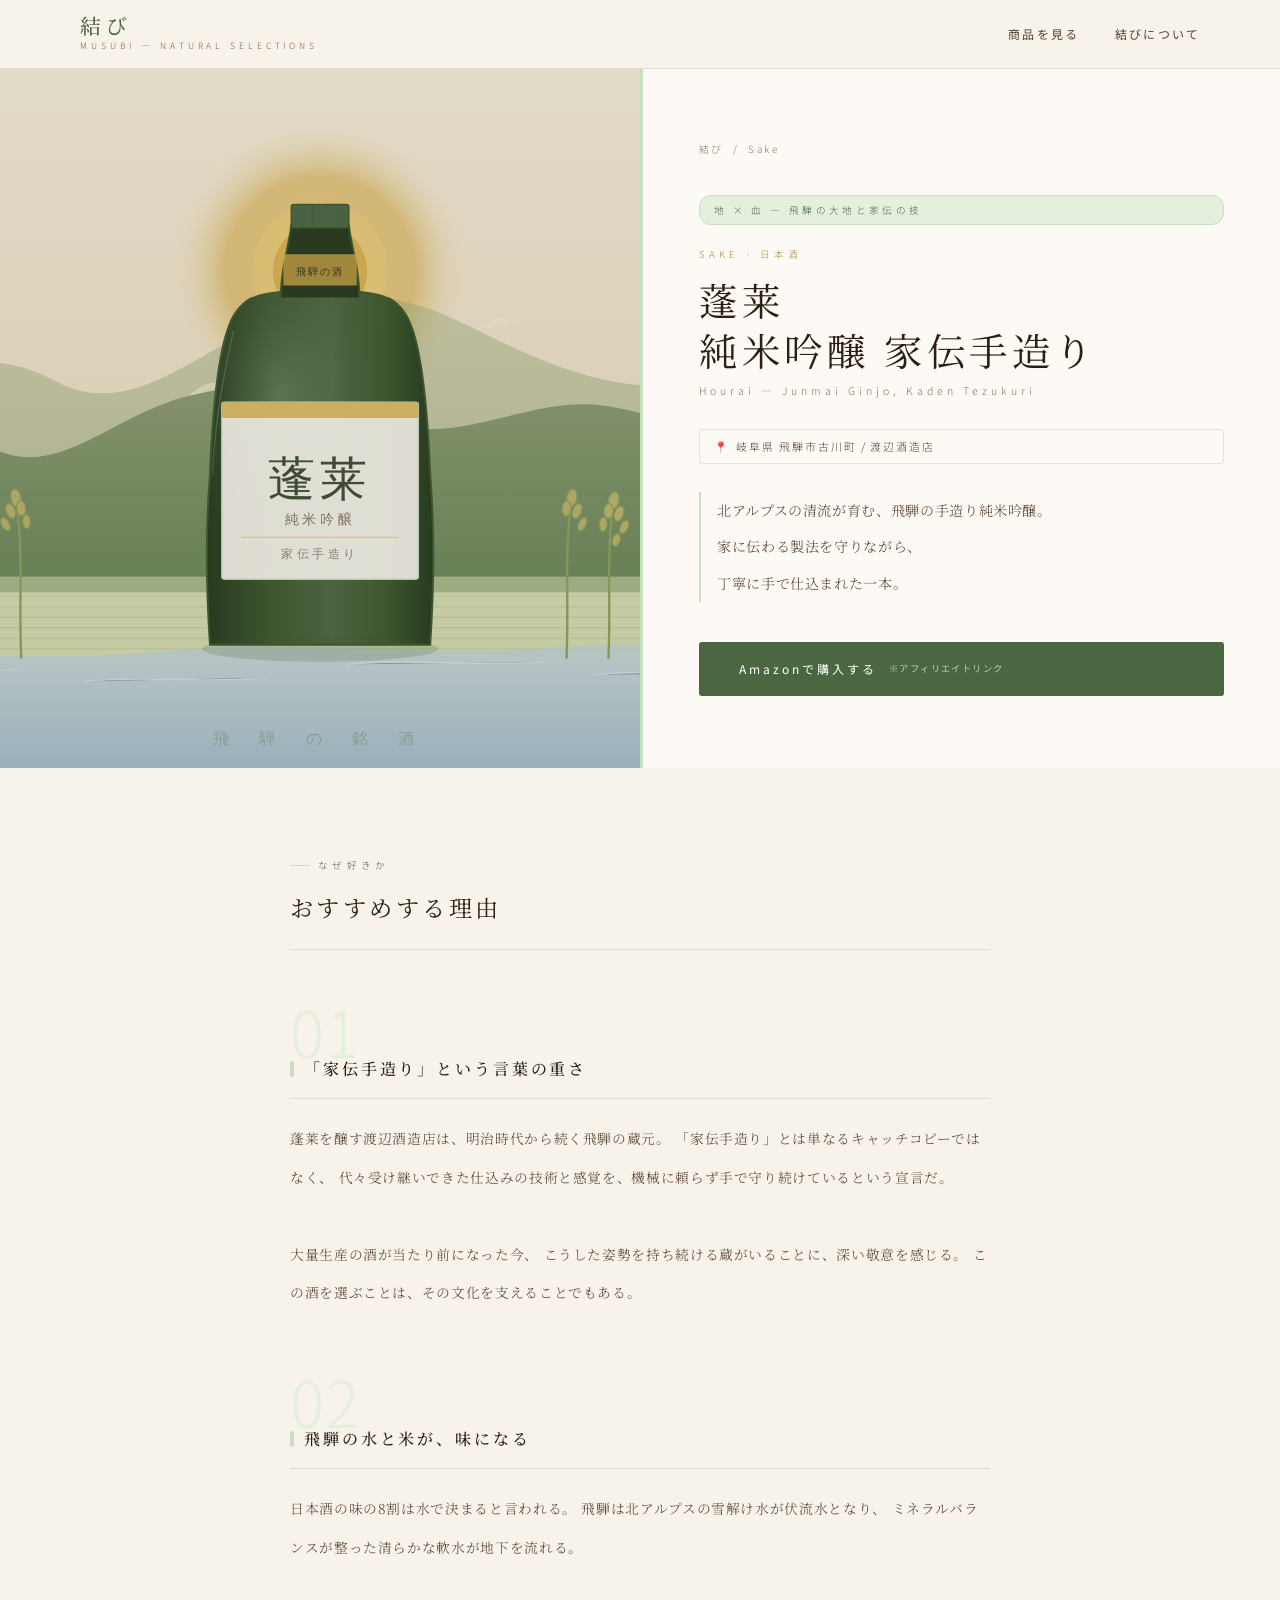
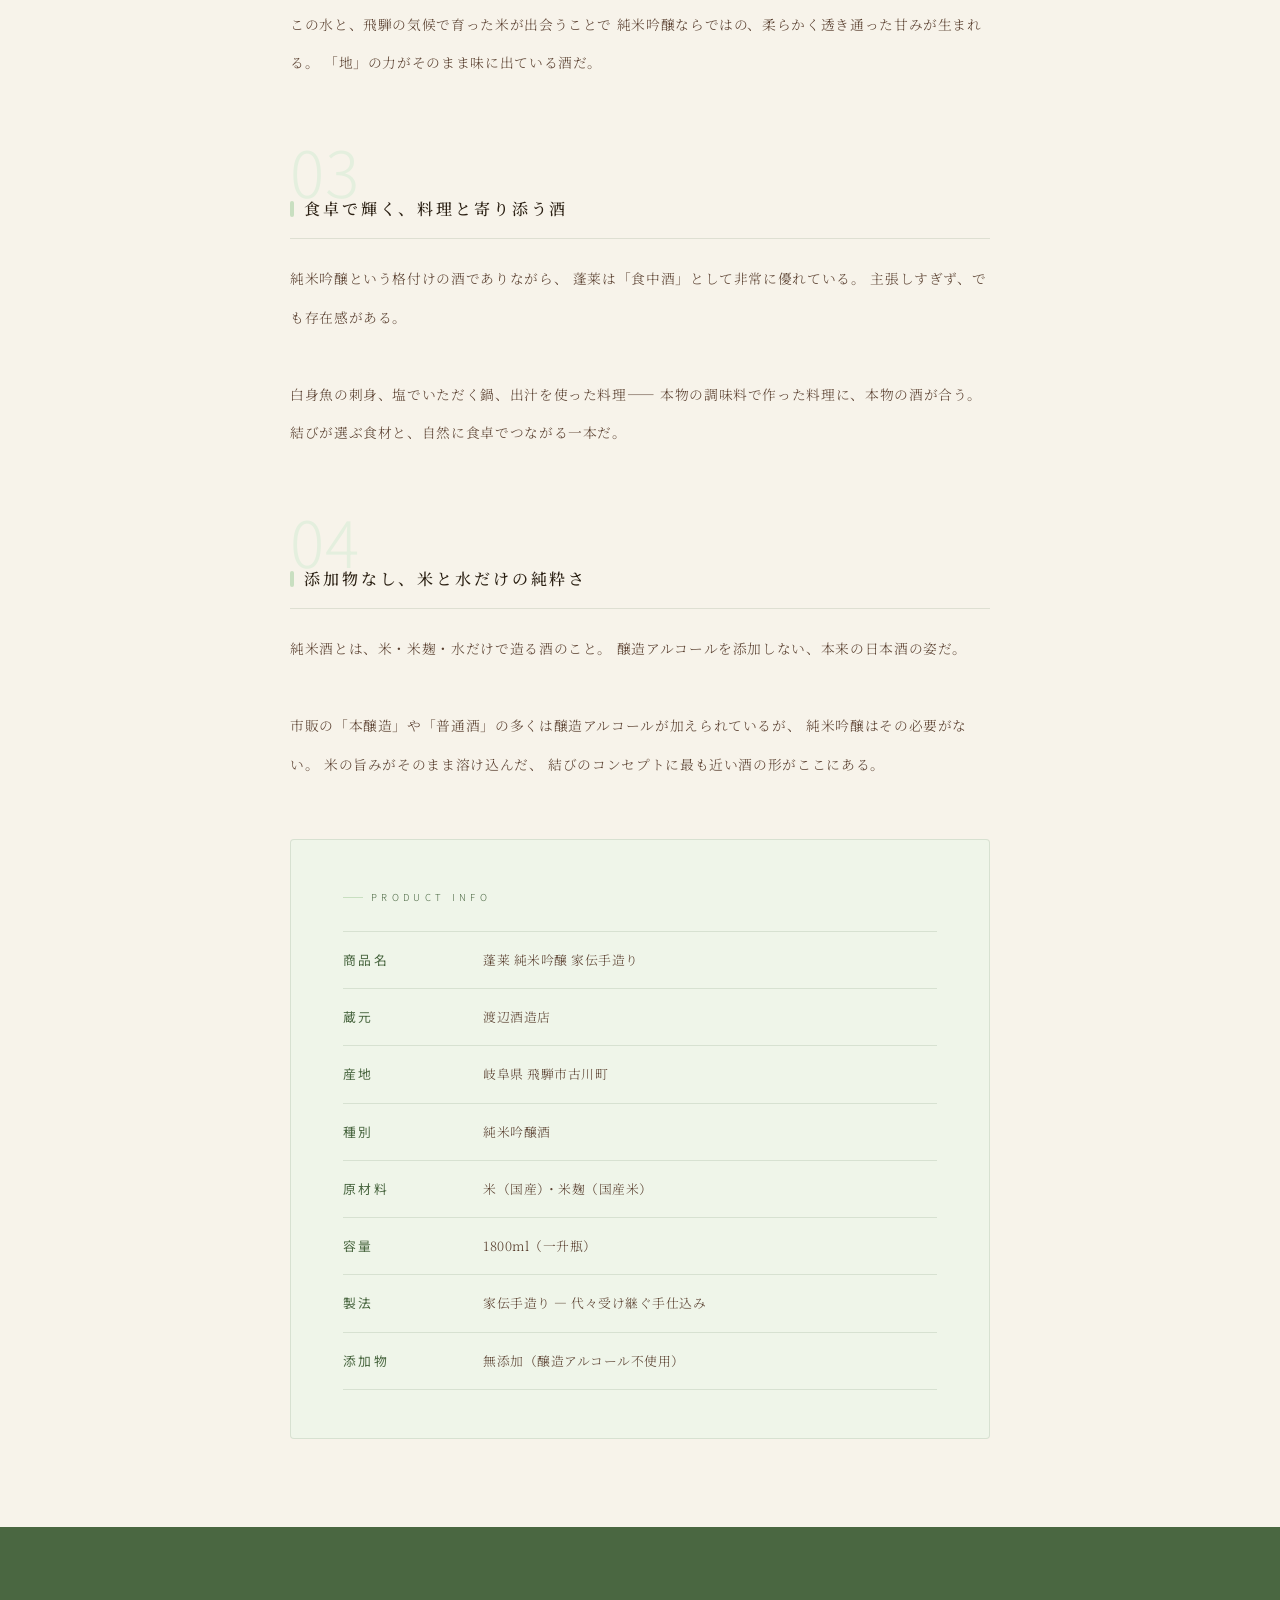
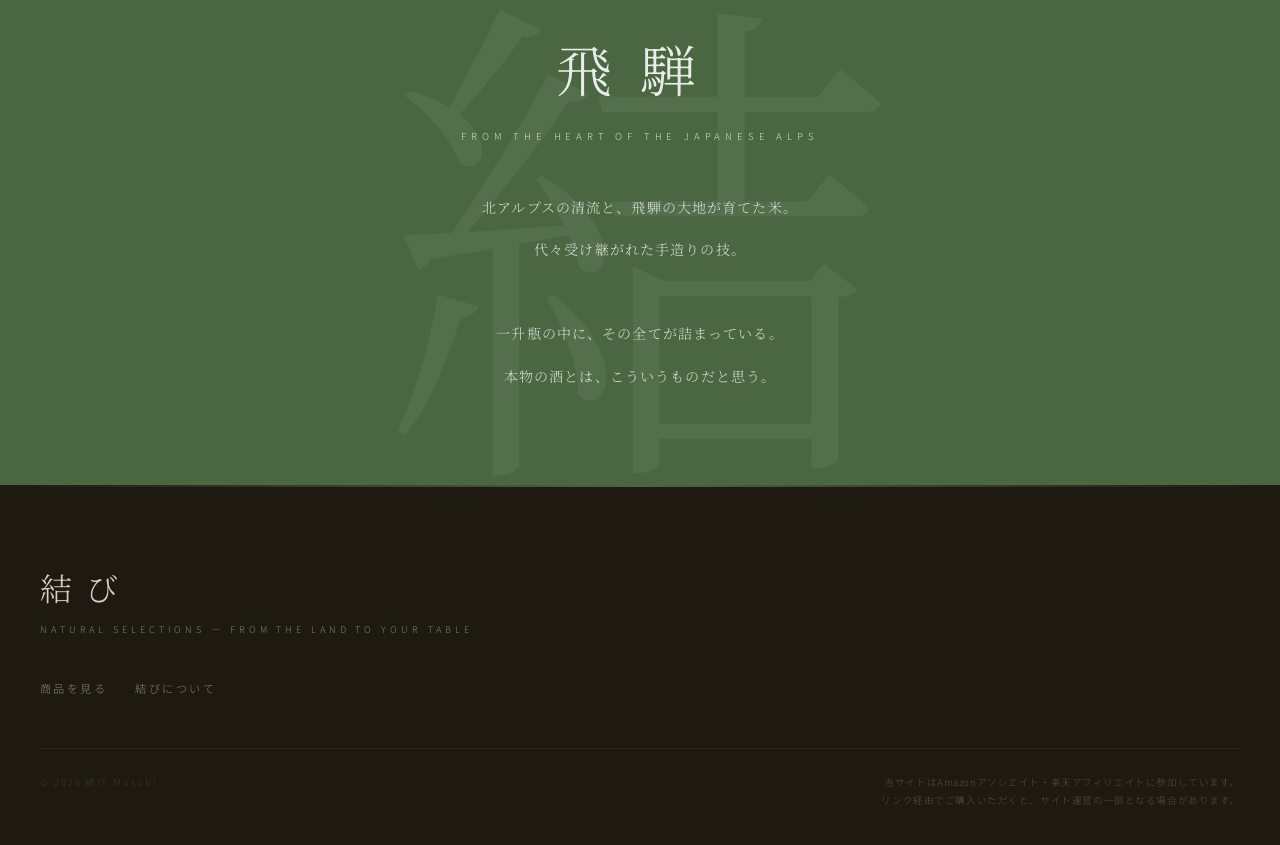
<file: product-hourai.html>
<!DOCTYPE html>
<html lang="ja">
<head>
  <meta charset="UTF-8">
  <meta name="viewport" content="width=device-width, initial-scale=1.0">
  <title>蓬莱 純米吟醸 家伝手造り — 結び</title>
  <meta name="description" content="岐阜県飛騨市・渡辺酒造店の純米吟醸。飛騨の清流と手造りの技が生む、家伝の銘酒。">
  <link rel="stylesheet" href="style.css">
</head>
<body>

  <!-- HEADER -->
  <header>
    <div class="header-inner">
      <a href="index.html" class="logo">
        <span class="logo-kanji">結び</span>
        <span class="logo-en">Musubi — Natural Selections</span>
      </a>
      <nav>
        <a href="index.html">商品を見る</a>
        <a href="about.html">結びについて</a>
      </nav>
    </div>
  </header>

  <!-- PRODUCT HERO -->
  <div class="product-detail-hero">
    <div class="product-detail-img-wrap">
      <img class="product-detail-img" src="illust-hourai.svg" alt="蓬莱 純米吟醸 家伝手造り">
    </div>
    <div class="product-detail-intro">
      <p class="breadcrumb"><a href="index.html">結び</a> &nbsp;/&nbsp; Sake</p>
      <span class="detail-chi-badge">地 × 血 — 飛騨の大地と家伝の技</span>
      <p class="detail-category">Sake · 日本酒</p>
      <h1 class="detail-name-jp">蓬莱<br>純米吟醸 家伝手造り</h1>
      <p class="detail-name-en">Hourai — Junmai Ginjo, Kaden Tezukuri</p>
      <span class="detail-origin-tag">
        <span>📍</span>
        <span>岐阜県 飛騨市古川町 / 渡辺酒造店</span>
      </span>
      <p class="detail-lead">
        北アルプスの清流が育む、飛騨の手造り純米吟醸。<br>
        家に伝わる製法を守りながら、<br>
        丁寧に手で仕込まれた一本。
      </p>
      <a
        href="https://www.amazon.co.jp/dp/B00EC5PLEY?tag=musubi369-22"
        target="_blank"
        rel="noopener noreferrer"
        class="btn-buy"
      >
        Amazonで購入する
        <span class="btn-buy-sub">※アフィリエイトリンク</span>
      </a>
    </div>
  </div>

  <!-- WHY -->
  <div class="why-section">
    <p class="section-label">なぜ好きか</p>
    <h2 class="section-title" style="margin-bottom:48px">おすすめする理由</h2>

    <p class="why-number">01</p>
    <h3 class="why-title">「家伝手造り」という言葉の重さ</h3>
    <p class="why-text">
      蓬莱を醸す渡辺酒造店は、明治時代から続く飛騨の蔵元。
      「家伝手造り」とは単なるキャッチコピーではなく、
      代々受け継いできた仕込みの技術と感覚を、機械に頼らず手で守り続けているという宣言だ。<br><br>
      大量生産の酒が当たり前になった今、
      こうした姿勢を持ち続ける蔵がいることに、深い敬意を感じる。
      この酒を選ぶことは、その文化を支えることでもある。
    </p>

    <p class="why-number">02</p>
    <h3 class="why-title">飛騨の水と米が、味になる</h3>
    <p class="why-text">
      日本酒の味の8割は水で決まると言われる。
      飛騨は北アルプスの雪解け水が伏流水となり、
      ミネラルバランスが整った清らかな軟水が地下を流れる。<br><br>
      この水と、飛騨の気候で育った米が出会うことで
      純米吟醸ならではの、柔らかく透き通った甘みが生まれる。
      「地」の力がそのまま味に出ている酒だ。
    </p>

    <p class="why-number">03</p>
    <h3 class="why-title">食卓で輝く、料理と寄り添う酒</h3>
    <p class="why-text">
      純米吟醸という格付けの酒でありながら、
      蓬莱は「食中酒」として非常に優れている。
      主張しすぎず、でも存在感がある。<br><br>
      白身魚の刺身、塩でいただく鍋、出汁を使った料理——
      本物の調味料で作った料理に、本物の酒が合う。
      結びが選ぶ食材と、自然に食卓でつながる一本だ。
    </p>

    <p class="why-number">04</p>
    <h3 class="why-title">添加物なし、米と水だけの純粋さ</h3>
    <p class="why-text">
      純米酒とは、米・米麹・水だけで造る酒のこと。
      醸造アルコールを添加しない、本来の日本酒の姿だ。<br><br>
      市販の「本醸造」や「普通酒」の多くは醸造アルコールが加えられているが、
      純米吟醸はその必要がない。
      米の旨みがそのまま溶け込んだ、
      結びのコンセプトに最も近い酒の形がここにある。
    </p>

    <!-- SPECS -->
    <div class="specs">
      <p class="section-label" style="margin-bottom:24px">Product Info</p>
      <div class="spec-row">
        <span class="spec-label">商品名</span>
        <span class="spec-value">蓬莱 純米吟醸 家伝手造り</span>
      </div>
      <div class="spec-row">
        <span class="spec-label">蔵元</span>
        <span class="spec-value">渡辺酒造店</span>
      </div>
      <div class="spec-row">
        <span class="spec-label">産地</span>
        <span class="spec-value">岐阜県 飛騨市古川町</span>
      </div>
      <div class="spec-row">
        <span class="spec-label">種別</span>
        <span class="spec-value">純米吟醸酒</span>
      </div>
      <div class="spec-row">
        <span class="spec-label">原材料</span>
        <span class="spec-value">米（国産）・米麹（国産米）</span>
      </div>
      <div class="spec-row">
        <span class="spec-label">容量</span>
        <span class="spec-value">1800ml（一升瓶）</span>
      </div>
      <div class="spec-row">
        <span class="spec-label">製法</span>
        <span class="spec-value">家伝手造り — 代々受け継ぐ手仕込み</span>
      </div>
      <div class="spec-row">
        <span class="spec-label">添加物</span>
        <span class="spec-value">無添加（醸造アルコール不使用）</span>
      </div>
    </div>
  </div>

  <!-- CONCEPT BAND -->
  <div class="concept-band">
    <div class="concept-band-inner">
      <p class="concept-band-kanji">飛騨</p>
      <p class="concept-band-en">From the Heart of the Japanese Alps</p>
      <p class="concept-band-text">
        北アルプスの清流と、飛騨の大地が育てた米。<br>
        代々受け継がれた手造りの技。<br><br>
        一升瓶の中に、その全てが詰まっている。<br>
        本物の酒とは、こういうものだと思う。
      </p>
    </div>
  </div>

  <!-- FOOTER -->
  <footer>
    <div class="footer-inner">
      <p class="footer-logo">結び</p>
      <p class="footer-tagline">Natural Selections — From the Land to Your Table</p>
      <div class="footer-links">
        <a href="index.html">商品を見る</a>
        <a href="about.html">結びについて</a>
      </div>
      <div class="footer-bottom">
        <p class="footer-copy">© 2026 結び Musubi</p>
        <p class="footer-aff">
          当サイトはAmazonアソシエイト・楽天アフィリエイトに参加しています。<br>
          リンク経由でご購入いただくと、サイト運営の一部となる場合があります。
        </p>
      </div>
    </div>
  </footer>

</body>
</html>
</file>
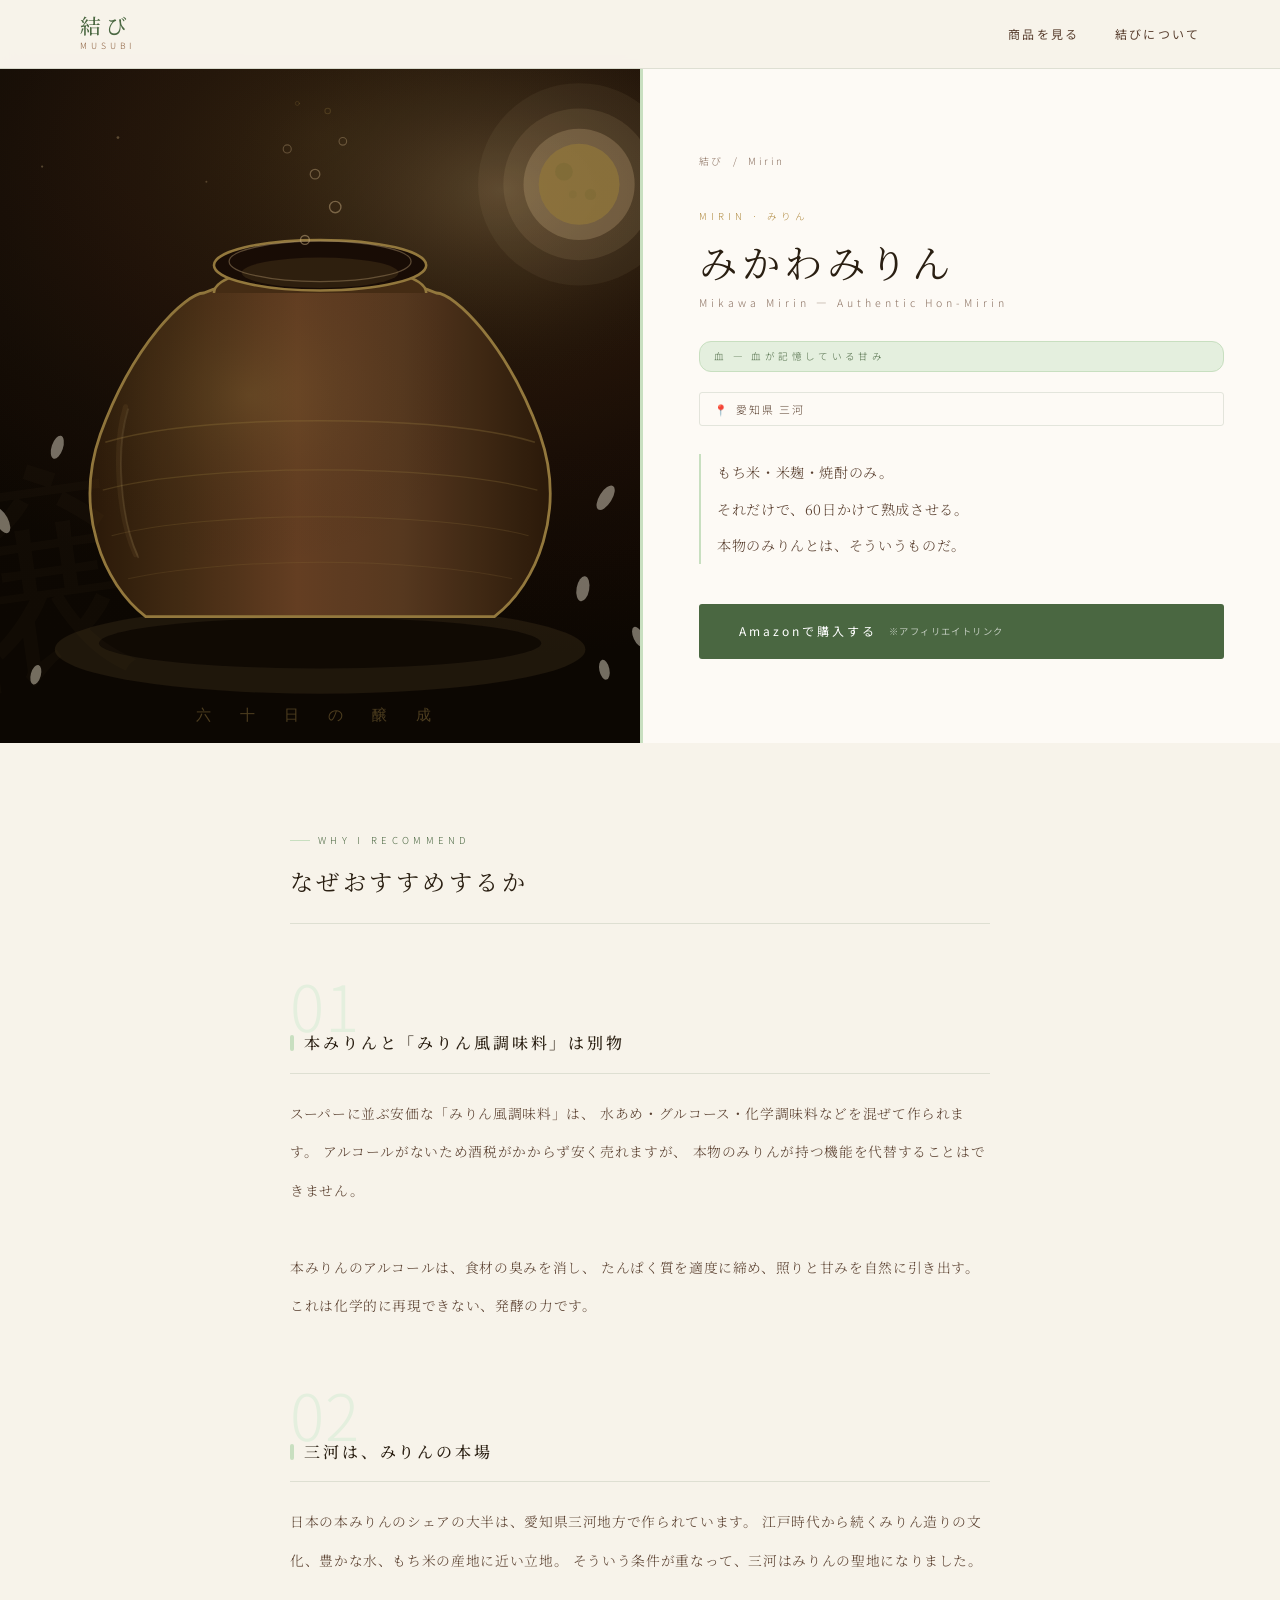
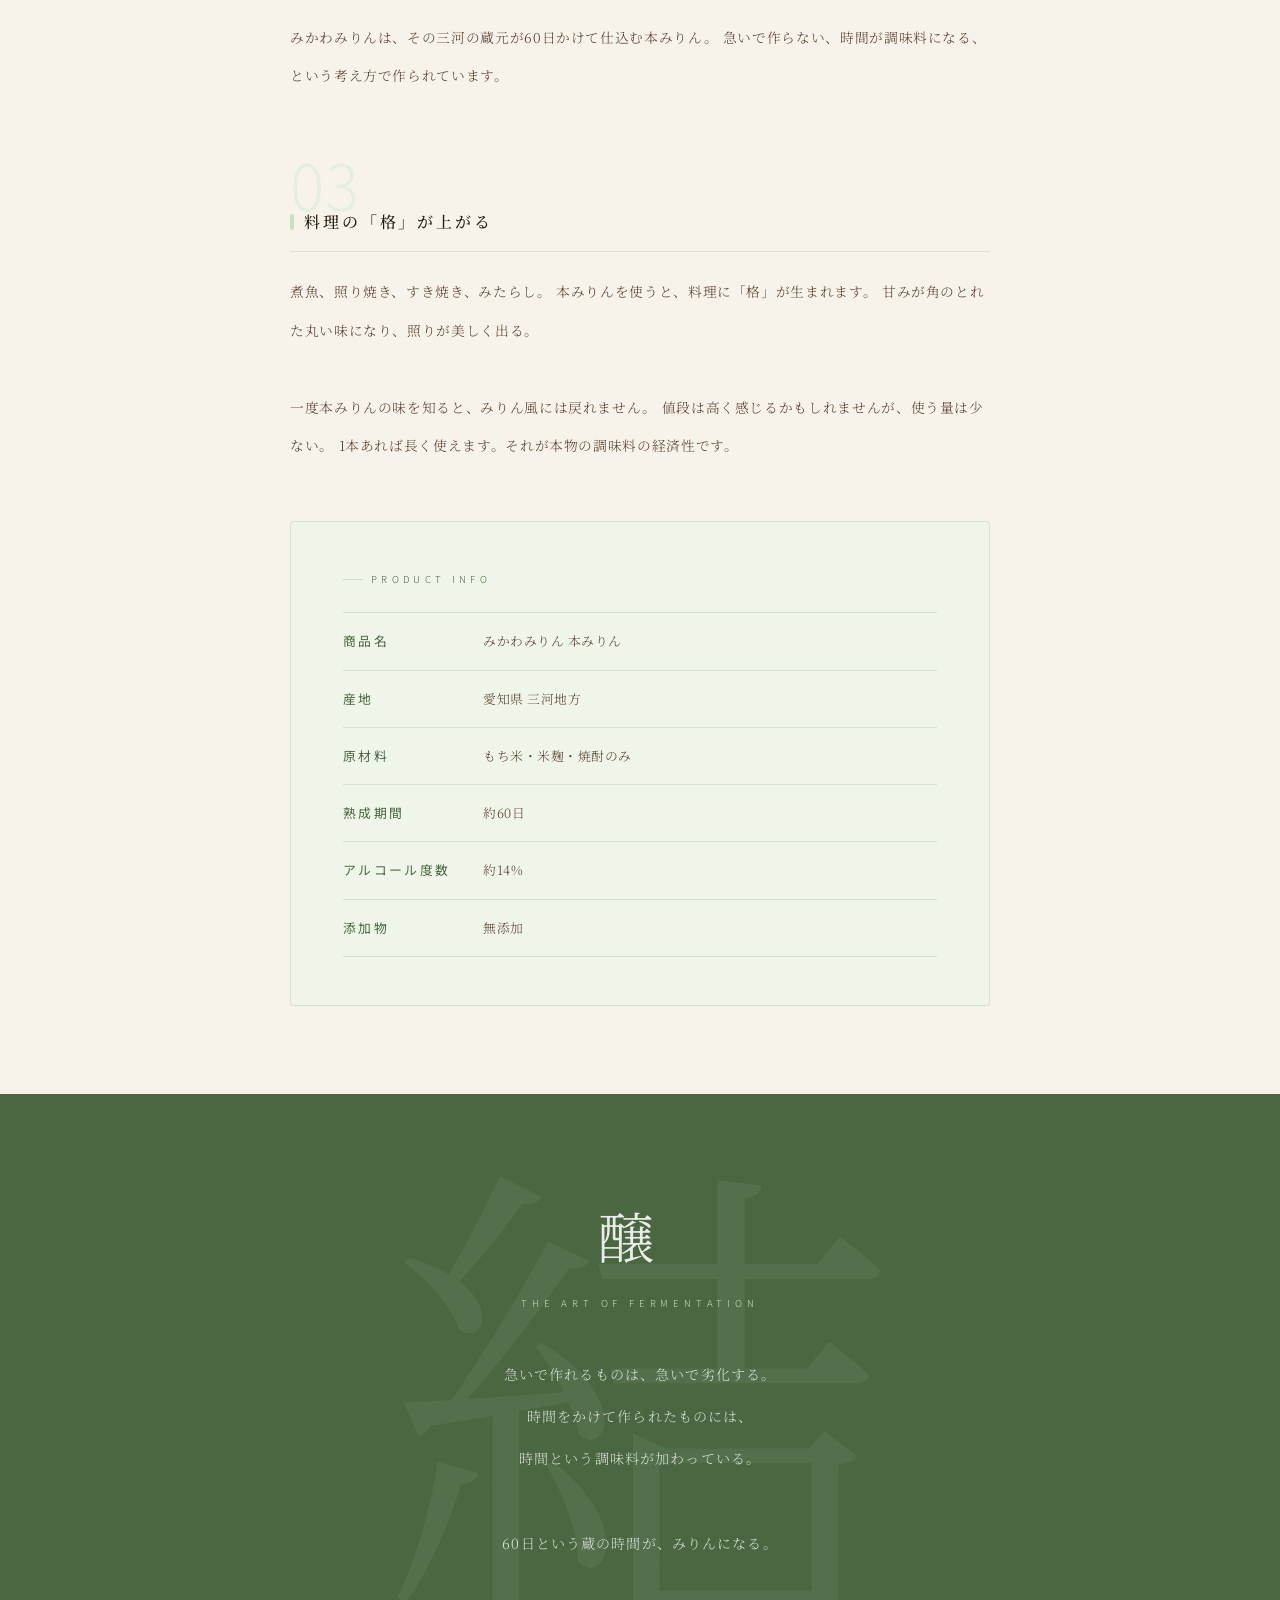
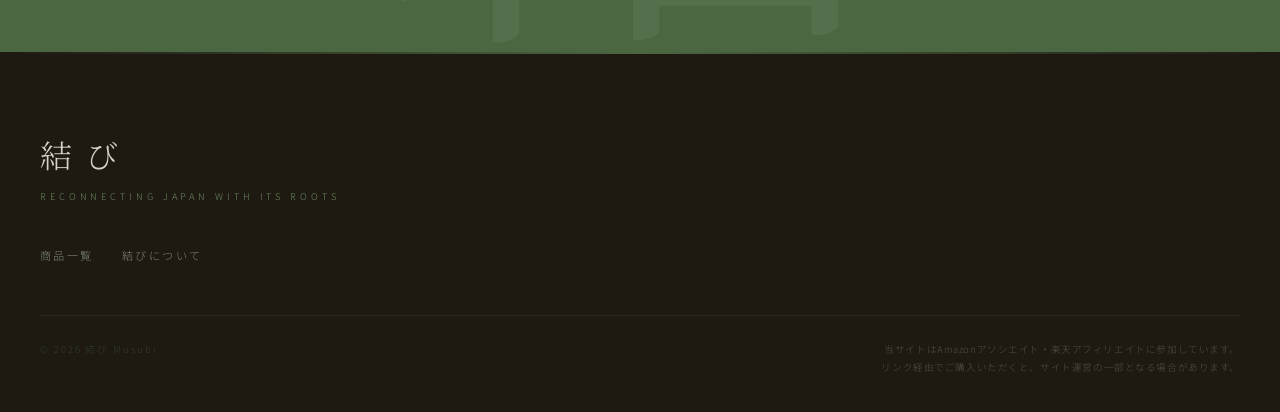
<file: product-mirin.html>
<!DOCTYPE html>
<html lang="ja">
<head>
  <meta charset="UTF-8">
  <meta name="viewport" content="width=device-width, initial-scale=1.0">
  <title>みかわみりん — 結び</title>
  <meta name="description" content="もち米・米麹・焼酎だけで作る三河本みりん。60日かけて熟成させた、本物のみりん。">
  <link rel="stylesheet" href="style.css">
</head>
<body>

  <!-- HEADER -->
  <header>
    <div class="header-inner">
      <a href="index.html" class="logo">
        <span class="logo-kanji">結び</span>
        <span class="logo-en">Musubi</span>
      </a>
      <nav>
        <a href="index.html">商品を見る</a>
        <a href="about.html">結びについて</a>
      </nav>
    </div>
  </header>

  <!-- PRODUCT HERO -->
  <div class="product-detail-hero">
    <div class="product-detail-img-wrap">
      <img class="product-detail-img" src="illust-mirin.svg" alt="みかわみりん">
    </div>
    <div class="product-detail-intro">
      <p class="breadcrumb"><a href="index.html">結び</a> &nbsp;/&nbsp; Mirin</p>
      <p class="detail-category">Mirin · みりん</p>
      <h1 class="detail-name-jp">みかわみりん</h1>
      <p class="detail-name-en">Mikawa Mirin — Authentic Hon-Mirin</p>
      <span class="detail-chi-badge">血 — 血が記憶している甘み</span>
      <span class="detail-origin-tag">
        <span>📍</span>
        <span>愛知県 三河</span>
      </span>
      <p class="detail-lead">
        もち米・米麹・焼酎のみ。<br>
        それだけで、60日かけて熟成させる。<br>
        本物のみりんとは、そういうものだ。
      </p>
      <a
        href="https://www.amazon.co.jp/s?k=%E3%81%BF%E3%81%8B%E3%82%8F%E3%81%BF%E3%82%8A%E3%82%93+%E6%9C%AC%E3%81%BF%E3%82%8A%E3%82%93&tag=musubi369-22"
        target="_blank"
        rel="noopener noreferrer"
        class="btn-buy"
      >
        Amazonで購入する
        <span class="btn-buy-sub">※アフィリエイトリンク</span>
      </a>
    </div>
  </div>

  <!-- WHY -->
  <div class="why-section">
    <p class="section-label">Why I Recommend</p>
    <h2 class="section-title" style="margin-bottom:48px">なぜおすすめするか</h2>

    <p class="why-number">01</p>
    <h3 class="why-title">本みりんと「みりん風調味料」は別物</h3>
    <p class="why-text">
      スーパーに並ぶ安価な「みりん風調味料」は、
      水あめ・グルコース・化学調味料などを混ぜて作られます。
      アルコールがないため酒税がかからず安く売れますが、
      本物のみりんが持つ機能を代替することはできません。<br><br>
      本みりんのアルコールは、食材の臭みを消し、
      たんぱく質を適度に締め、照りと甘みを自然に引き出す。
      これは化学的に再現できない、発酵の力です。
    </p>

    <p class="why-number">02</p>
    <h3 class="why-title">三河は、みりんの本場</h3>
    <p class="why-text">
      日本の本みりんのシェアの大半は、愛知県三河地方で作られています。
      江戸時代から続くみりん造りの文化、豊かな水、もち米の産地に近い立地。
      そういう条件が重なって、三河はみりんの聖地になりました。<br><br>
      みかわみりんは、その三河の蔵元が60日かけて仕込む本みりん。
      急いで作らない、時間が調味料になる、という考え方で作られています。
    </p>

    <p class="why-number">03</p>
    <h3 class="why-title">料理の「格」が上がる</h3>
    <p class="why-text">
      煮魚、照り焼き、すき焼き、みたらし。
      本みりんを使うと、料理に「格」が生まれます。
      甘みが角のとれた丸い味になり、照りが美しく出る。<br><br>
      一度本みりんの味を知ると、みりん風には戻れません。
      値段は高く感じるかもしれませんが、使う量は少ない。
      1本あれば長く使えます。それが本物の調味料の経済性です。
    </p>

    <!-- SPECS -->
    <div class="specs">
      <p class="section-label" style="margin-bottom:24px">Product Info</p>
      <div class="spec-row">
        <span class="spec-label">商品名</span>
        <span class="spec-value">みかわみりん 本みりん</span>
      </div>
      <div class="spec-row">
        <span class="spec-label">産地</span>
        <span class="spec-value">愛知県 三河地方</span>
      </div>
      <div class="spec-row">
        <span class="spec-label">原材料</span>
        <span class="spec-value">もち米・米麹・焼酎のみ</span>
      </div>
      <div class="spec-row">
        <span class="spec-label">熟成期間</span>
        <span class="spec-value">約60日</span>
      </div>
      <div class="spec-row">
        <span class="spec-label">アルコール度数</span>
        <span class="spec-value">約14%</span>
      </div>
      <div class="spec-row">
        <span class="spec-label">添加物</span>
        <span class="spec-value">無添加</span>
      </div>
    </div>
  </div>

  <!-- CONCEPT BAND -->
  <div class="concept-band">
    <div class="concept-band-inner">
      <p class="concept-band-kanji">醸</p>
      <p class="concept-band-en">The Art of Fermentation</p>
      <p class="concept-band-text">
        急いで作れるものは、急いで劣化する。<br>
        時間をかけて作られたものには、<br>
        時間という調味料が加わっている。<br><br>
        60日という蔵の時間が、みりんになる。
      </p>
    </div>
  </div>

  <!-- FOOTER -->
  <footer>
    <div class="footer-inner">
      <p class="footer-logo">結び</p>
      <p class="footer-tagline">Reconnecting Japan with its roots</p>
      <div class="footer-links">
        <a href="index.html">商品一覧</a>
        <a href="about.html">結びについて</a>
      </div>
      <div class="footer-bottom">
        <p class="footer-copy">© 2026 結び Musubi</p>
        <p class="footer-aff">
          当サイトはAmazonアソシエイト・楽天アフィリエイトに参加しています。<br>
          リンク経由でご購入いただくと、サイト運営の一部となる場合があります。
        </p>
      </div>
    </div>
  </footer>

</body>
</html>
</file>
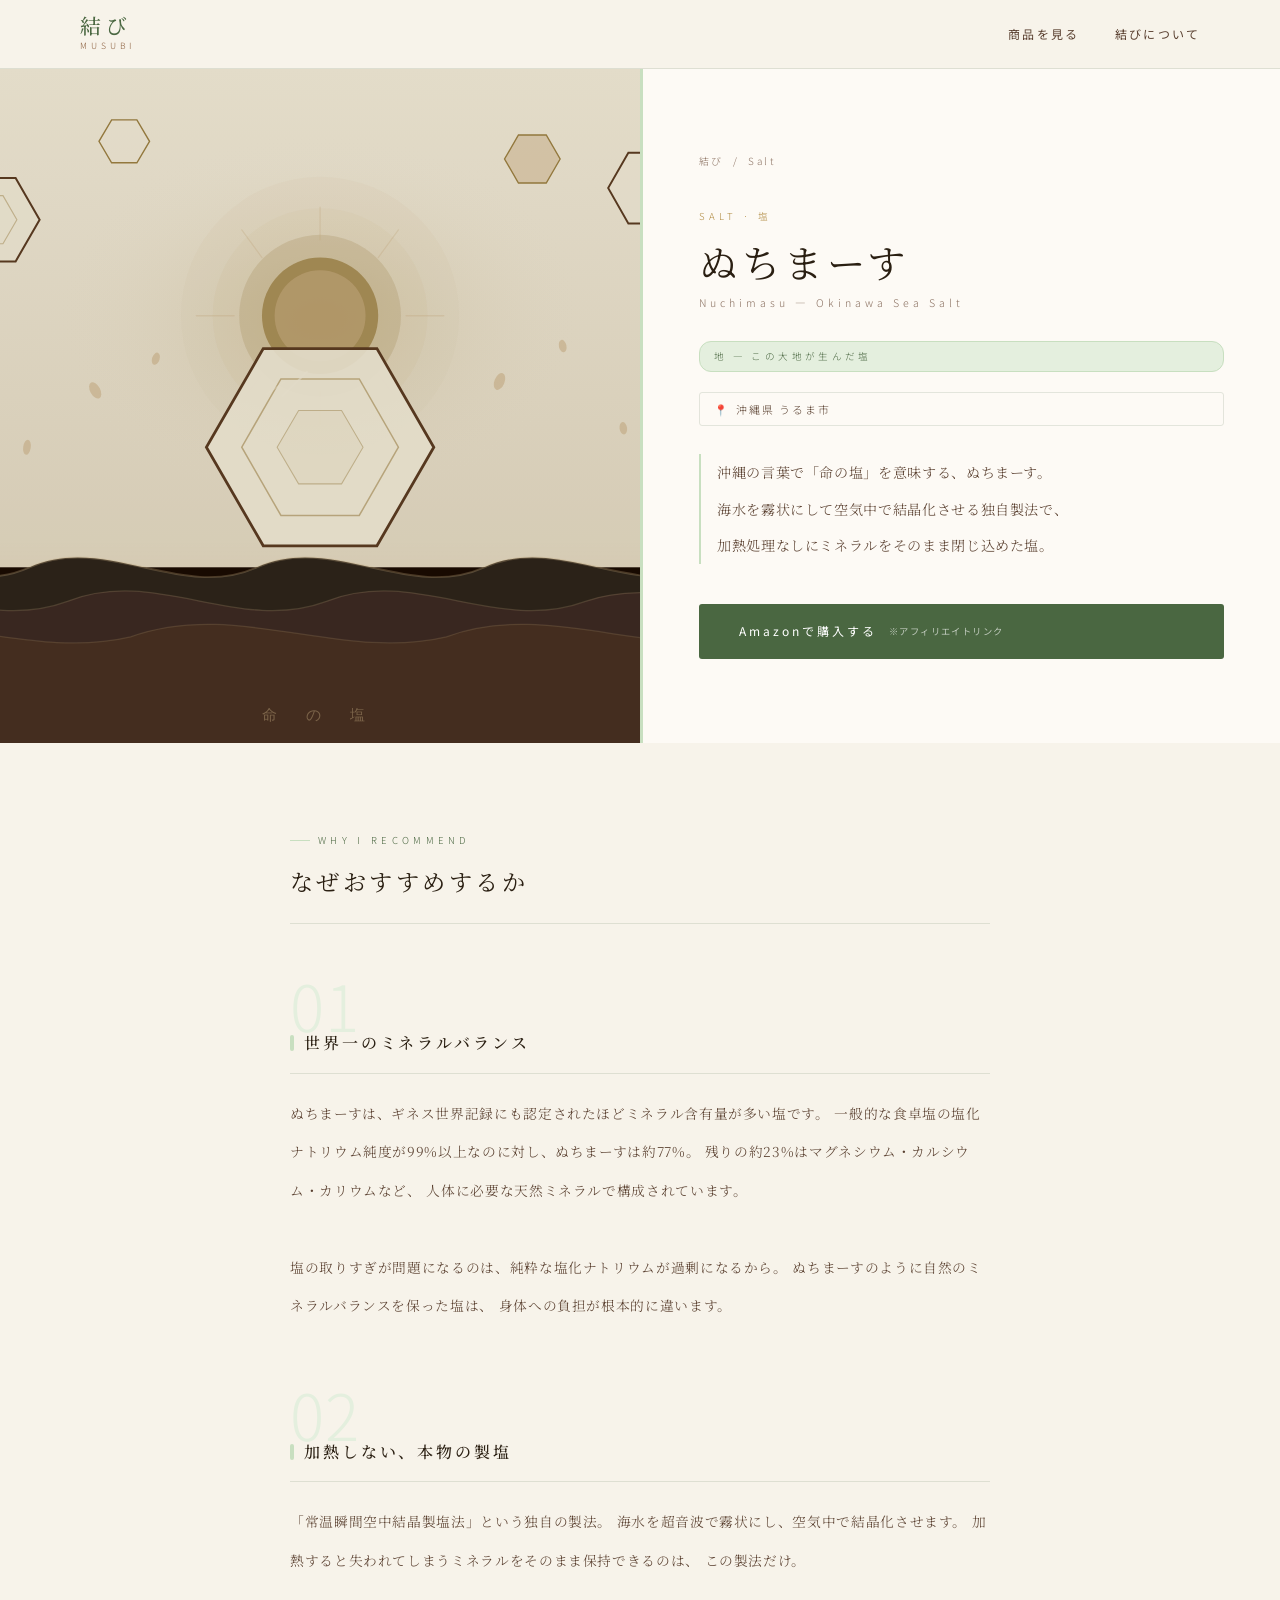
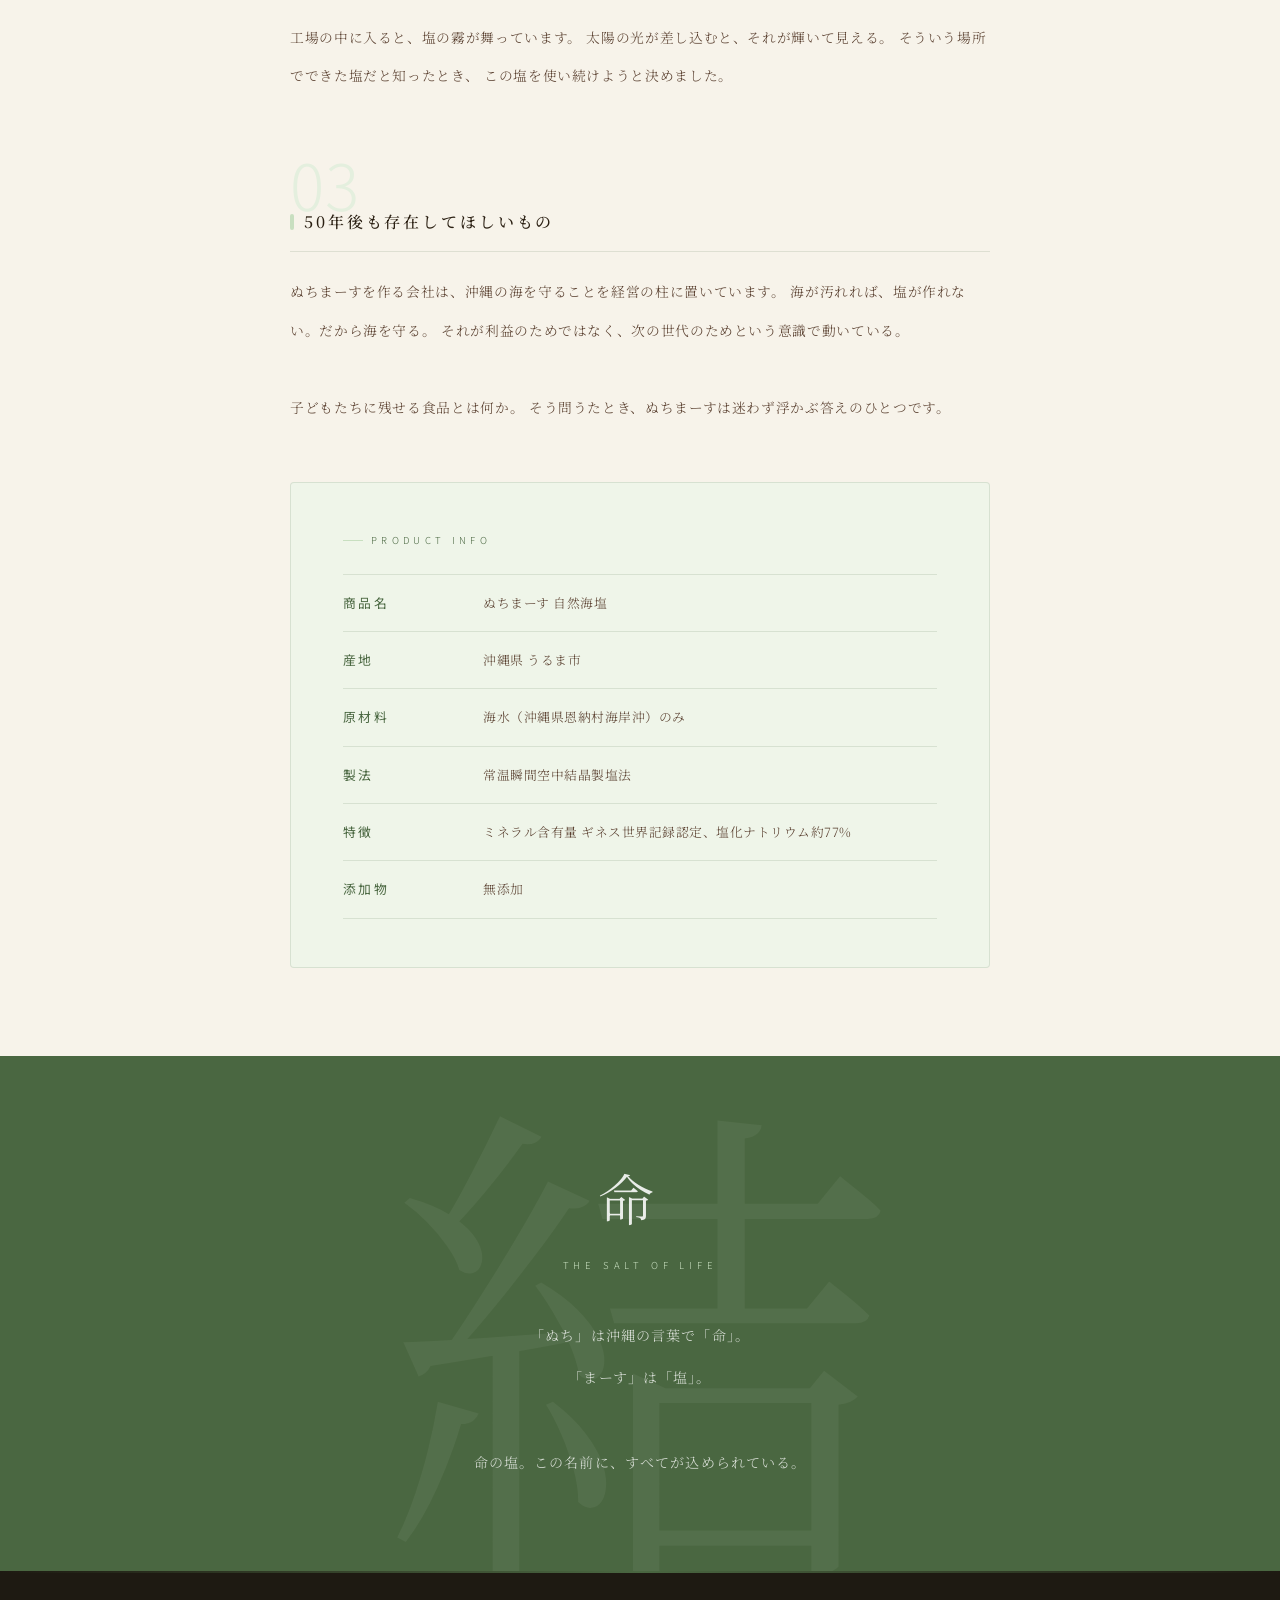
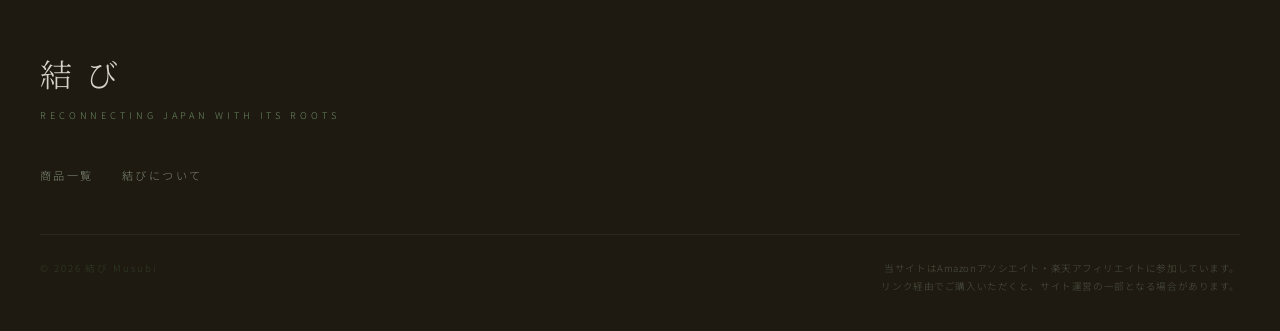
<file: product-nuchimasu.html>
<!DOCTYPE html>
<html lang="ja">
<head>
  <meta charset="UTF-8">
  <meta name="viewport" content="width=device-width, initial-scale=1.0">
  <title>ぬちまーす — 結び</title>
  <meta name="description" content="沖縄・うるま市の海水から生まれた、世界一ミネラルが豊富な塩。常温瞬間空中結晶製塩法で作られる、本物の塩。">
  <link rel="stylesheet" href="style.css">
</head>
<body>

  <!-- HEADER -->
  <header>
    <div class="header-inner">
      <a href="index.html" class="logo">
        <span class="logo-kanji">結び</span>
        <span class="logo-en">Musubi</span>
      </a>
      <nav>
        <a href="index.html">商品を見る</a>
        <a href="about.html">結びについて</a>
      </nav>
    </div>
  </header>

  <!-- PRODUCT HERO -->
  <div class="product-detail-hero">
    <div class="product-detail-img-wrap">
      <img class="product-detail-img" src="illust-nuchimasu.svg" alt="ぬちまーす">
    </div>
    <div class="product-detail-intro">
      <p class="breadcrumb"><a href="index.html">結び</a> &nbsp;/&nbsp; Salt</p>
      <p class="detail-category">Salt · 塩</p>
      <h1 class="detail-name-jp">ぬちまーす</h1>
      <p class="detail-name-en">Nuchimasu — Okinawa Sea Salt</p>
      <span class="detail-chi-badge">地 — この大地が生んだ塩</span>
      <span class="detail-origin-tag">
        <span>📍</span>
        <span>沖縄県 うるま市</span>
      </span>
      <p class="detail-lead">
        沖縄の言葉で「命の塩」を意味する、ぬちまーす。<br>
        海水を霧状にして空気中で結晶化させる独自製法で、<br>
        加熱処理なしにミネラルをそのまま閉じ込めた塩。
      </p>
      <a
        href="https://www.amazon.co.jp/s?k=%E3%81%AC%E3%81%A1%E3%81%BE%E3%83%BC%E3%81%99&tag=musubi369-22"
        target="_blank"
        rel="noopener noreferrer"
        class="btn-buy"
      >
        Amazonで購入する
        <span class="btn-buy-sub">※アフィリエイトリンク</span>
      </a>
    </div>
  </div>

  <!-- WHY -->
  <div class="why-section">
    <p class="section-label">Why I Recommend</p>
    <h2 class="section-title" style="margin-bottom:48px">なぜおすすめするか</h2>

    <p class="why-number">01</p>
    <h3 class="why-title">世界一のミネラルバランス</h3>
    <p class="why-text">
      ぬちまーすは、ギネス世界記録にも認定されたほどミネラル含有量が多い塩です。
      一般的な食卓塩の塩化ナトリウム純度が99%以上なのに対し、ぬちまーすは約77%。
      残りの約23%はマグネシウム・カルシウム・カリウムなど、
      人体に必要な天然ミネラルで構成されています。<br><br>
      塩の取りすぎが問題になるのは、純粋な塩化ナトリウムが過剰になるから。
      ぬちまーすのように自然のミネラルバランスを保った塩は、
      身体への負担が根本的に違います。
    </p>

    <p class="why-number">02</p>
    <h3 class="why-title">加熱しない、本物の製塩</h3>
    <p class="why-text">
      「常温瞬間空中結晶製塩法」という独自の製法。
      海水を超音波で霧状にし、空気中で結晶化させます。
      加熱すると失われてしまうミネラルをそのまま保持できるのは、
      この製法だけ。<br><br>
      工場の中に入ると、塩の霧が舞っています。
      太陽の光が差し込むと、それが輝いて見える。
      そういう場所でできた塩だと知ったとき、
      この塩を使い続けようと決めました。
    </p>

    <p class="why-number">03</p>
    <h3 class="why-title">50年後も存在してほしいもの</h3>
    <p class="why-text">
      ぬちまーすを作る会社は、沖縄の海を守ることを経営の柱に置いています。
      海が汚れれば、塩が作れない。だから海を守る。
      それが利益のためではなく、次の世代のためという意識で動いている。<br><br>
      子どもたちに残せる食品とは何か。
      そう問うたとき、ぬちまーすは迷わず浮かぶ答えのひとつです。
    </p>

    <!-- SPECS -->
    <div class="specs">
      <p class="section-label" style="margin-bottom:24px">Product Info</p>
      <div class="spec-row">
        <span class="spec-label">商品名</span>
        <span class="spec-value">ぬちまーす 自然海塩</span>
      </div>
      <div class="spec-row">
        <span class="spec-label">産地</span>
        <span class="spec-value">沖縄県 うるま市</span>
      </div>
      <div class="spec-row">
        <span class="spec-label">原材料</span>
        <span class="spec-value">海水（沖縄県恩納村海岸沖）のみ</span>
      </div>
      <div class="spec-row">
        <span class="spec-label">製法</span>
        <span class="spec-value">常温瞬間空中結晶製塩法</span>
      </div>
      <div class="spec-row">
        <span class="spec-label">特徴</span>
        <span class="spec-value">ミネラル含有量 ギネス世界記録認定、塩化ナトリウム約77%</span>
      </div>
      <div class="spec-row">
        <span class="spec-label">添加物</span>
        <span class="spec-value">無添加</span>
      </div>
    </div>
  </div>

  <!-- CONCEPT BAND -->
  <div class="concept-band">
    <div class="concept-band-inner">
      <p class="concept-band-kanji">命</p>
      <p class="concept-band-en">The Salt of Life</p>
      <p class="concept-band-text">
        「ぬち」は沖縄の言葉で「命」。<br>
        「まーす」は「塩」。<br><br>
        命の塩。この名前に、すべてが込められている。
      </p>
    </div>
  </div>

  <!-- FOOTER -->
  <footer>
    <div class="footer-inner">
      <p class="footer-logo">結び</p>
      <p class="footer-tagline">Reconnecting Japan with its roots</p>
      <div class="footer-links">
        <a href="index.html">商品一覧</a>
        <a href="about.html">結びについて</a>
      </div>
      <div class="footer-bottom">
        <p class="footer-copy">© 2026 結び Musubi</p>
        <p class="footer-aff">
          当サイトはAmazonアソシエイト・楽天アフィリエイトに参加しています。<br>
          リンク経由でご購入いただくと、サイト運営の一部となる場合があります。
        </p>
      </div>
    </div>
  </footer>

</body>
</html>
</file>
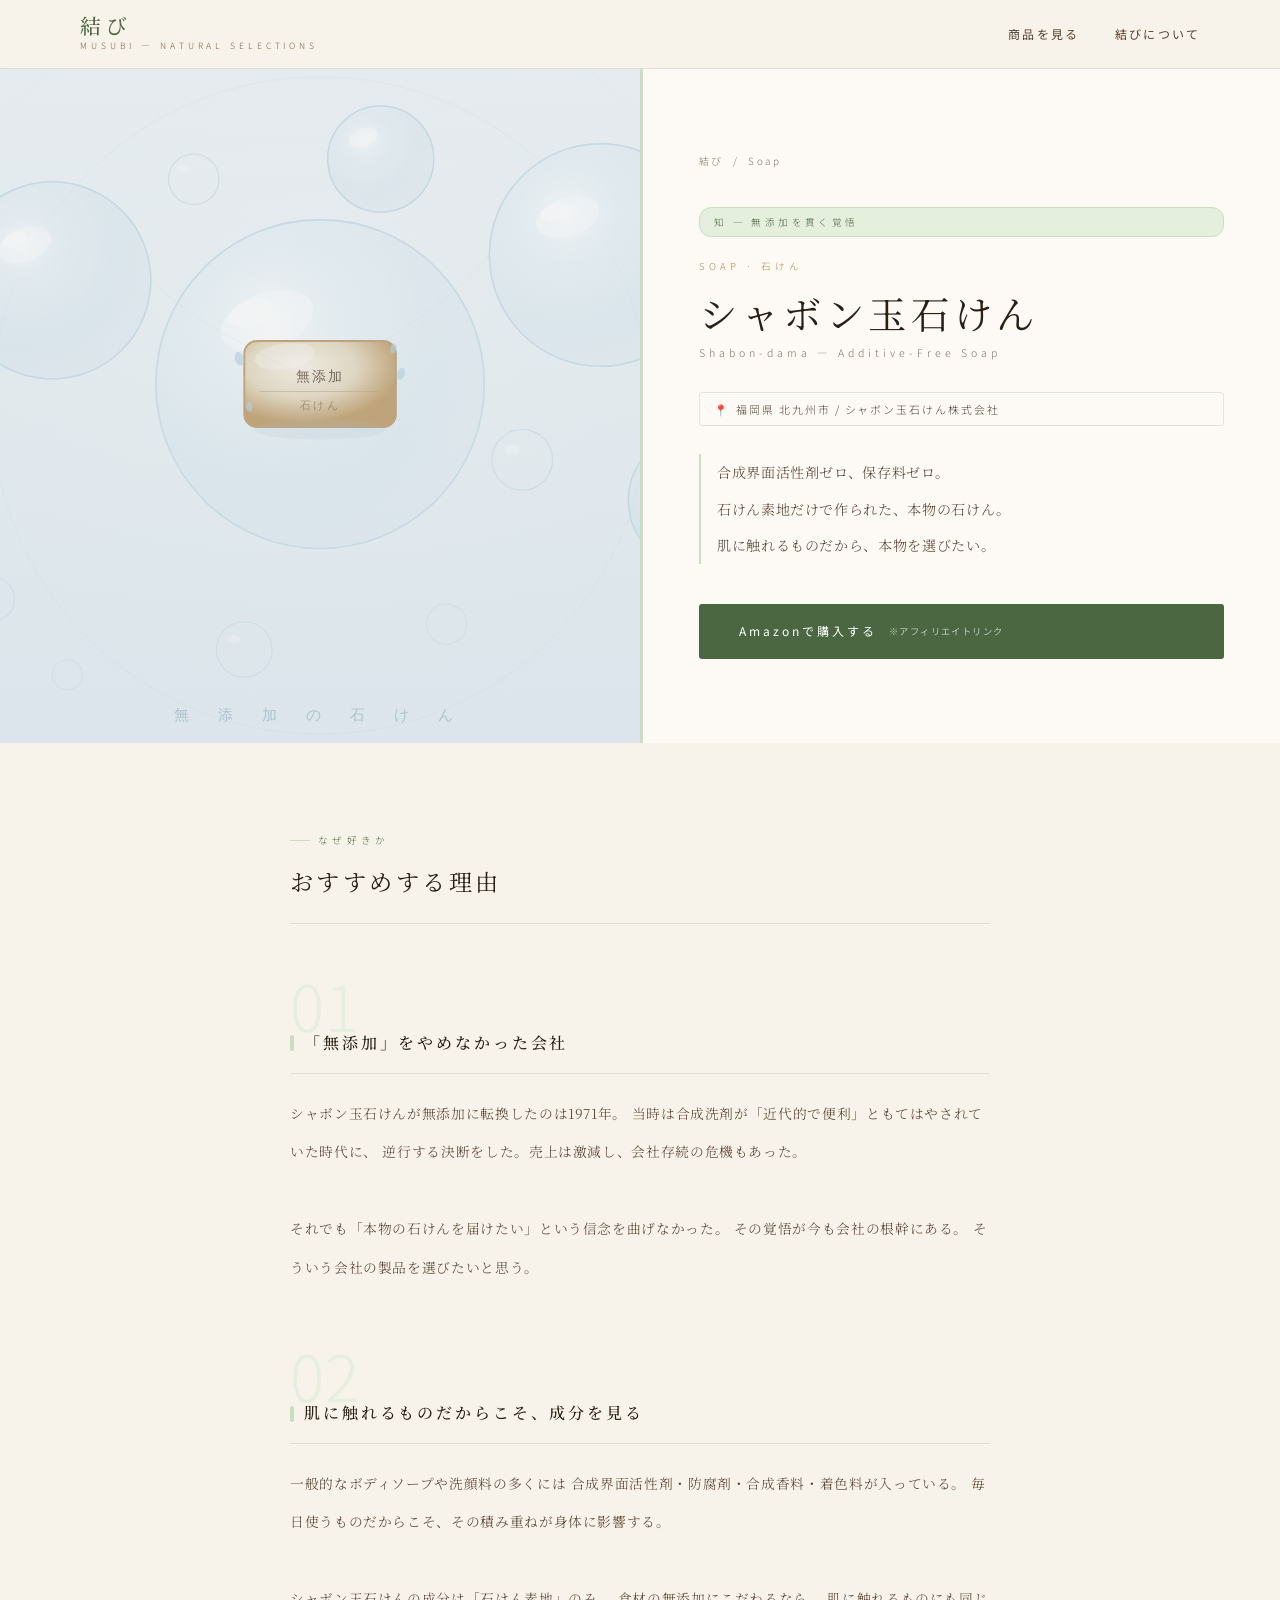
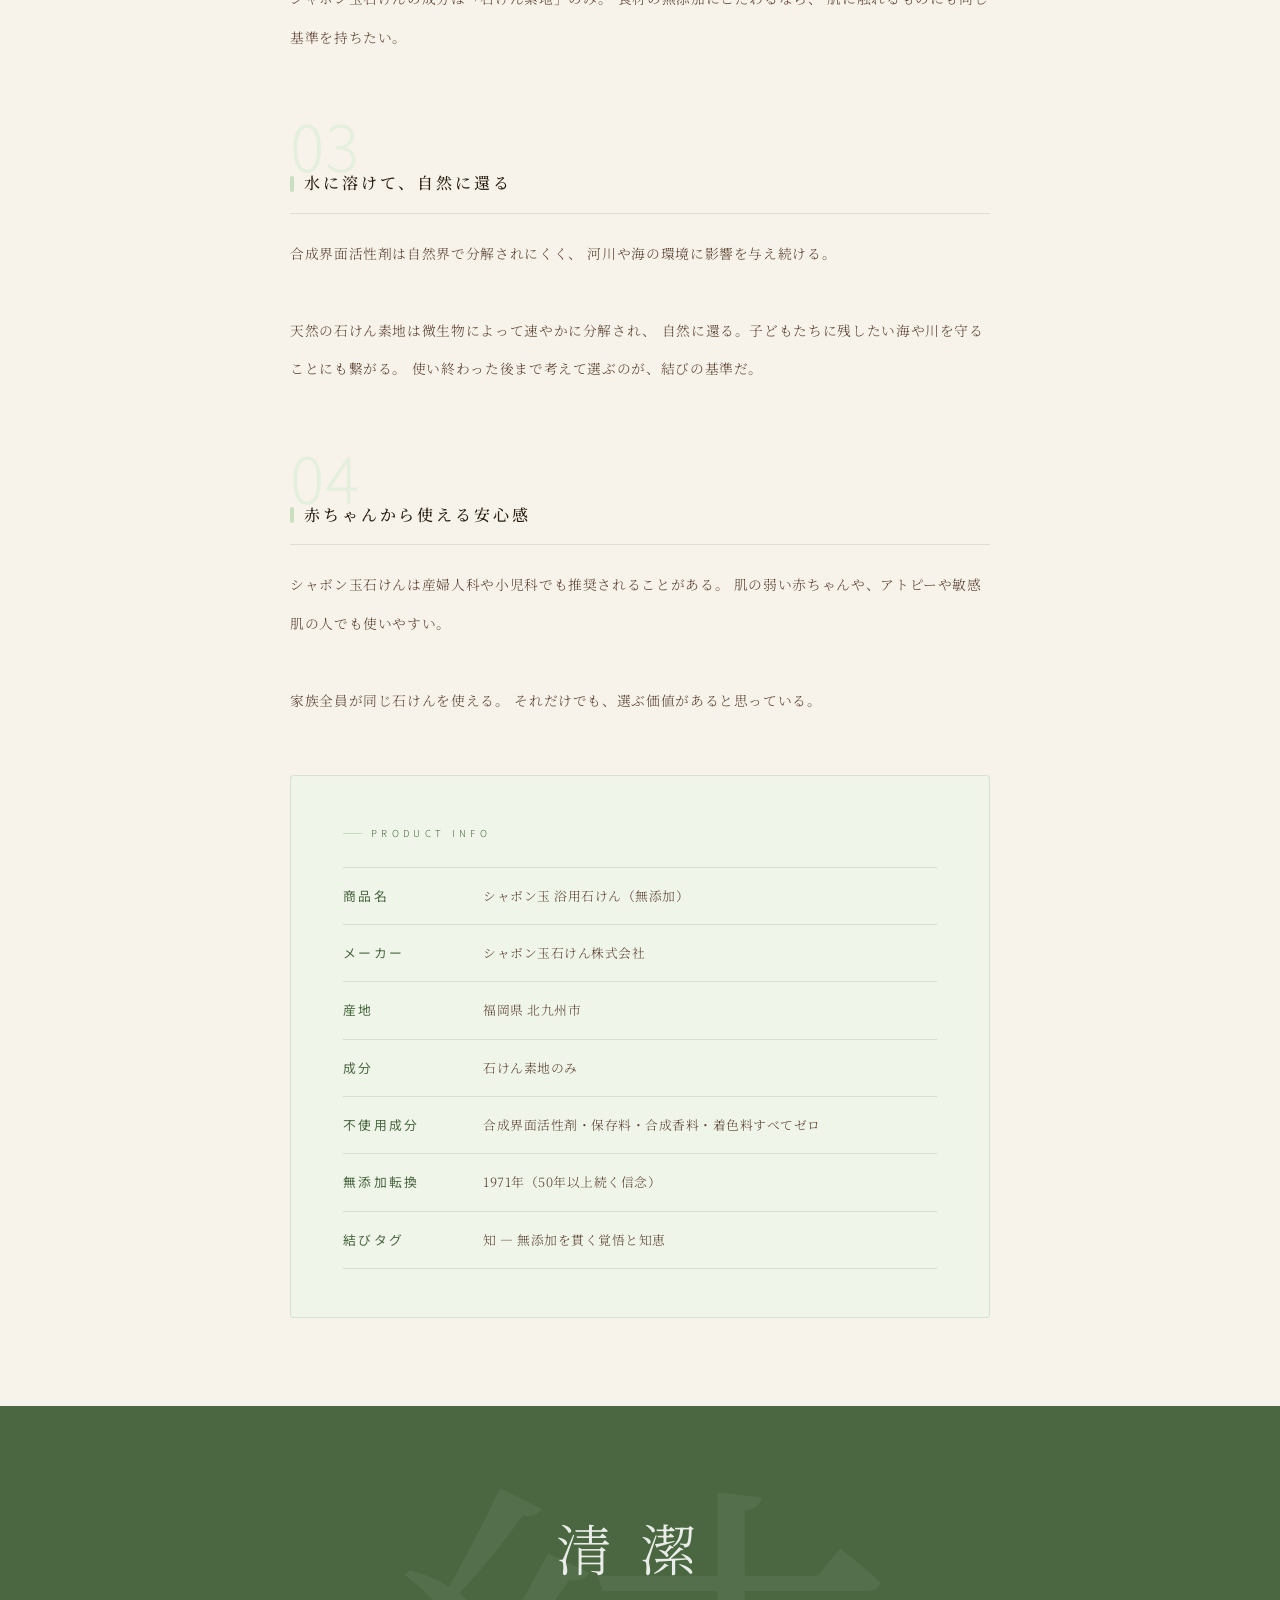
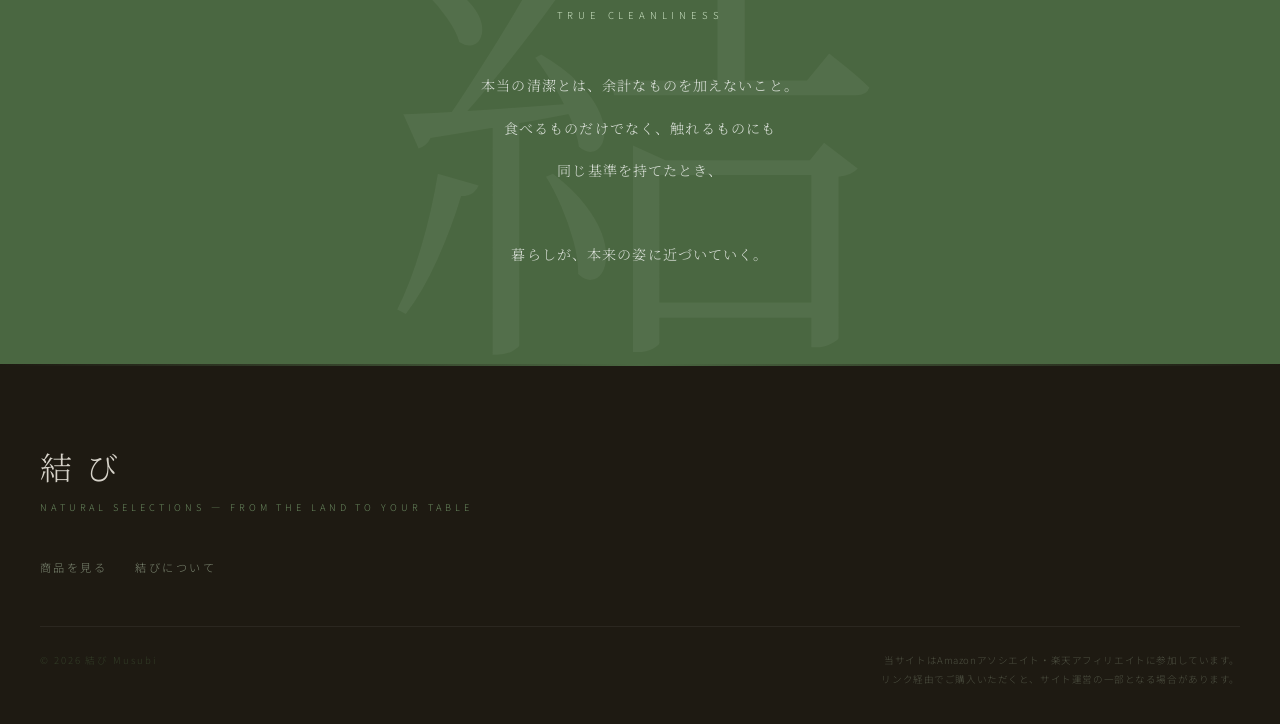
<file: product-shabondama.html>
<!DOCTYPE html>
<html lang="ja">
<head>
  <meta charset="UTF-8">
  <meta name="viewport" content="width=device-width, initial-scale=1.0">
  <title>シャボン玉石けん — 結び</title>
  <meta name="description" content="福岡・北九州のシャボン玉石けん。合成界面活性剤・保存料ゼロ。肌と環境に優しい、本物の無添加石けん。">
  <link rel="stylesheet" href="style.css">
</head>
<body>

  <!-- HEADER -->
  <header>
    <div class="header-inner">
      <a href="index.html" class="logo">
        <span class="logo-kanji">結び</span>
        <span class="logo-en">Musubi — Natural Selections</span>
      </a>
      <nav>
        <a href="index.html">商品を見る</a>
        <a href="about.html">結びについて</a>
      </nav>
    </div>
  </header>

  <!-- PRODUCT HERO -->
  <div class="product-detail-hero">
    <div class="product-detail-img-wrap">
      <img class="product-detail-img" src="illust-shabondama.svg" alt="シャボン玉石けん">
    </div>
    <div class="product-detail-intro">
      <p class="breadcrumb"><a href="index.html">結び</a> &nbsp;/&nbsp; Soap</p>
      <span class="detail-chi-badge">知 — 無添加を貫く覚悟</span>
      <p class="detail-category">Soap · 石けん</p>
      <h1 class="detail-name-jp">シャボン玉石けん</h1>
      <p class="detail-name-en">Shabon-dama — Additive-Free Soap</p>
      <span class="detail-origin-tag">
        <span>📍</span>
        <span>福岡県 北九州市 / シャボン玉石けん株式会社</span>
      </span>
      <p class="detail-lead">
        合成界面活性剤ゼロ、保存料ゼロ。<br>
        石けん素地だけで作られた、本物の石けん。<br>
        肌に触れるものだから、本物を選びたい。
      </p>
      <a
        href="https://www.amazon.co.jp/s?k=%E3%82%B7%E3%83%A3%E3%83%9C%E3%83%B3%E7%8E%89+%E7%9F%B3%E3%81%91%E3%82%93+%E6%B5%B4%E7%94%A8&tag=musubi369-22"
        target="_blank"
        rel="noopener noreferrer"
        class="btn-buy"
      >
        Amazonで購入する
        <span class="btn-buy-sub">※アフィリエイトリンク</span>
      </a>
    </div>
  </div>

  <!-- WHY -->
  <div class="why-section">
    <p class="section-label">なぜ好きか</p>
    <h2 class="section-title" style="margin-bottom:48px">おすすめする理由</h2>

    <p class="why-number">01</p>
    <h3 class="why-title">「無添加」をやめなかった会社</h3>
    <p class="why-text">
      シャボン玉石けんが無添加に転換したのは1971年。
      当時は合成洗剤が「近代的で便利」ともてはやされていた時代に、
      逆行する決断をした。売上は激減し、会社存続の危機もあった。<br><br>
      それでも「本物の石けんを届けたい」という信念を曲げなかった。
      その覚悟が今も会社の根幹にある。
      そういう会社の製品を選びたいと思う。
    </p>

    <p class="why-number">02</p>
    <h3 class="why-title">肌に触れるものだからこそ、成分を見る</h3>
    <p class="why-text">
      一般的なボディソープや洗顔料の多くには
      合成界面活性剤・防腐剤・合成香料・着色料が入っている。
      毎日使うものだからこそ、その積み重ねが身体に影響する。<br><br>
      シャボン玉石けんの成分は「石けん素地」のみ。
      食材の無添加にこだわるなら、
      肌に触れるものにも同じ基準を持ちたい。
    </p>

    <p class="why-number">03</p>
    <h3 class="why-title">水に溶けて、自然に還る</h3>
    <p class="why-text">
      合成界面活性剤は自然界で分解されにくく、
      河川や海の環境に影響を与え続ける。<br><br>
      天然の石けん素地は微生物によって速やかに分解され、
      自然に還る。子どもたちに残したい海や川を守ることにも繋がる。
      使い終わった後まで考えて選ぶのが、結びの基準だ。
    </p>

    <p class="why-number">04</p>
    <h3 class="why-title">赤ちゃんから使える安心感</h3>
    <p class="why-text">
      シャボン玉石けんは産婦人科や小児科でも推奨されることがある。
      肌の弱い赤ちゃんや、アトピーや敏感肌の人でも使いやすい。<br><br>
      家族全員が同じ石けんを使える。
      それだけでも、選ぶ価値があると思っている。
    </p>

    <!-- SPECS -->
    <div class="specs">
      <p class="section-label" style="margin-bottom:24px">Product Info</p>
      <div class="spec-row">
        <span class="spec-label">商品名</span>
        <span class="spec-value">シャボン玉 浴用石けん（無添加）</span>
      </div>
      <div class="spec-row">
        <span class="spec-label">メーカー</span>
        <span class="spec-value">シャボン玉石けん株式会社</span>
      </div>
      <div class="spec-row">
        <span class="spec-label">産地</span>
        <span class="spec-value">福岡県 北九州市</span>
      </div>
      <div class="spec-row">
        <span class="spec-label">成分</span>
        <span class="spec-value">石けん素地のみ</span>
      </div>
      <div class="spec-row">
        <span class="spec-label">不使用成分</span>
        <span class="spec-value">合成界面活性剤・保存料・合成香料・着色料すべてゼロ</span>
      </div>
      <div class="spec-row">
        <span class="spec-label">無添加転換</span>
        <span class="spec-value">1971年（50年以上続く信念）</span>
      </div>
      <div class="spec-row">
        <span class="spec-label">結びタグ</span>
        <span class="spec-value">知 — 無添加を貫く覚悟と知恵</span>
      </div>
    </div>
  </div>

  <!-- CONCEPT BAND -->
  <div class="concept-band">
    <div class="concept-band-inner">
      <p class="concept-band-kanji">清潔</p>
      <p class="concept-band-en">True Cleanliness</p>
      <p class="concept-band-text">
        本当の清潔とは、余計なものを加えないこと。<br>
        食べるものだけでなく、触れるものにも<br>
        同じ基準を持てたとき、<br><br>
        暮らしが、本来の姿に近づいていく。
      </p>
    </div>
  </div>

  <!-- FOOTER -->
  <footer>
    <div class="footer-inner">
      <p class="footer-logo">結び</p>
      <p class="footer-tagline">Natural Selections — From the Land to Your Table</p>
      <div class="footer-links">
        <a href="index.html">商品を見る</a>
        <a href="about.html">結びについて</a>
      </div>
      <div class="footer-bottom">
        <p class="footer-copy">© 2026 結び Musubi</p>
        <p class="footer-aff">
          当サイトはAmazonアソシエイト・楽天アフィリエイトに参加しています。<br>
          リンク経由でご購入いただくと、サイト運営の一部となる場合があります。
        </p>
      </div>
    </div>
  </footer>

</body>
</html>
</file>
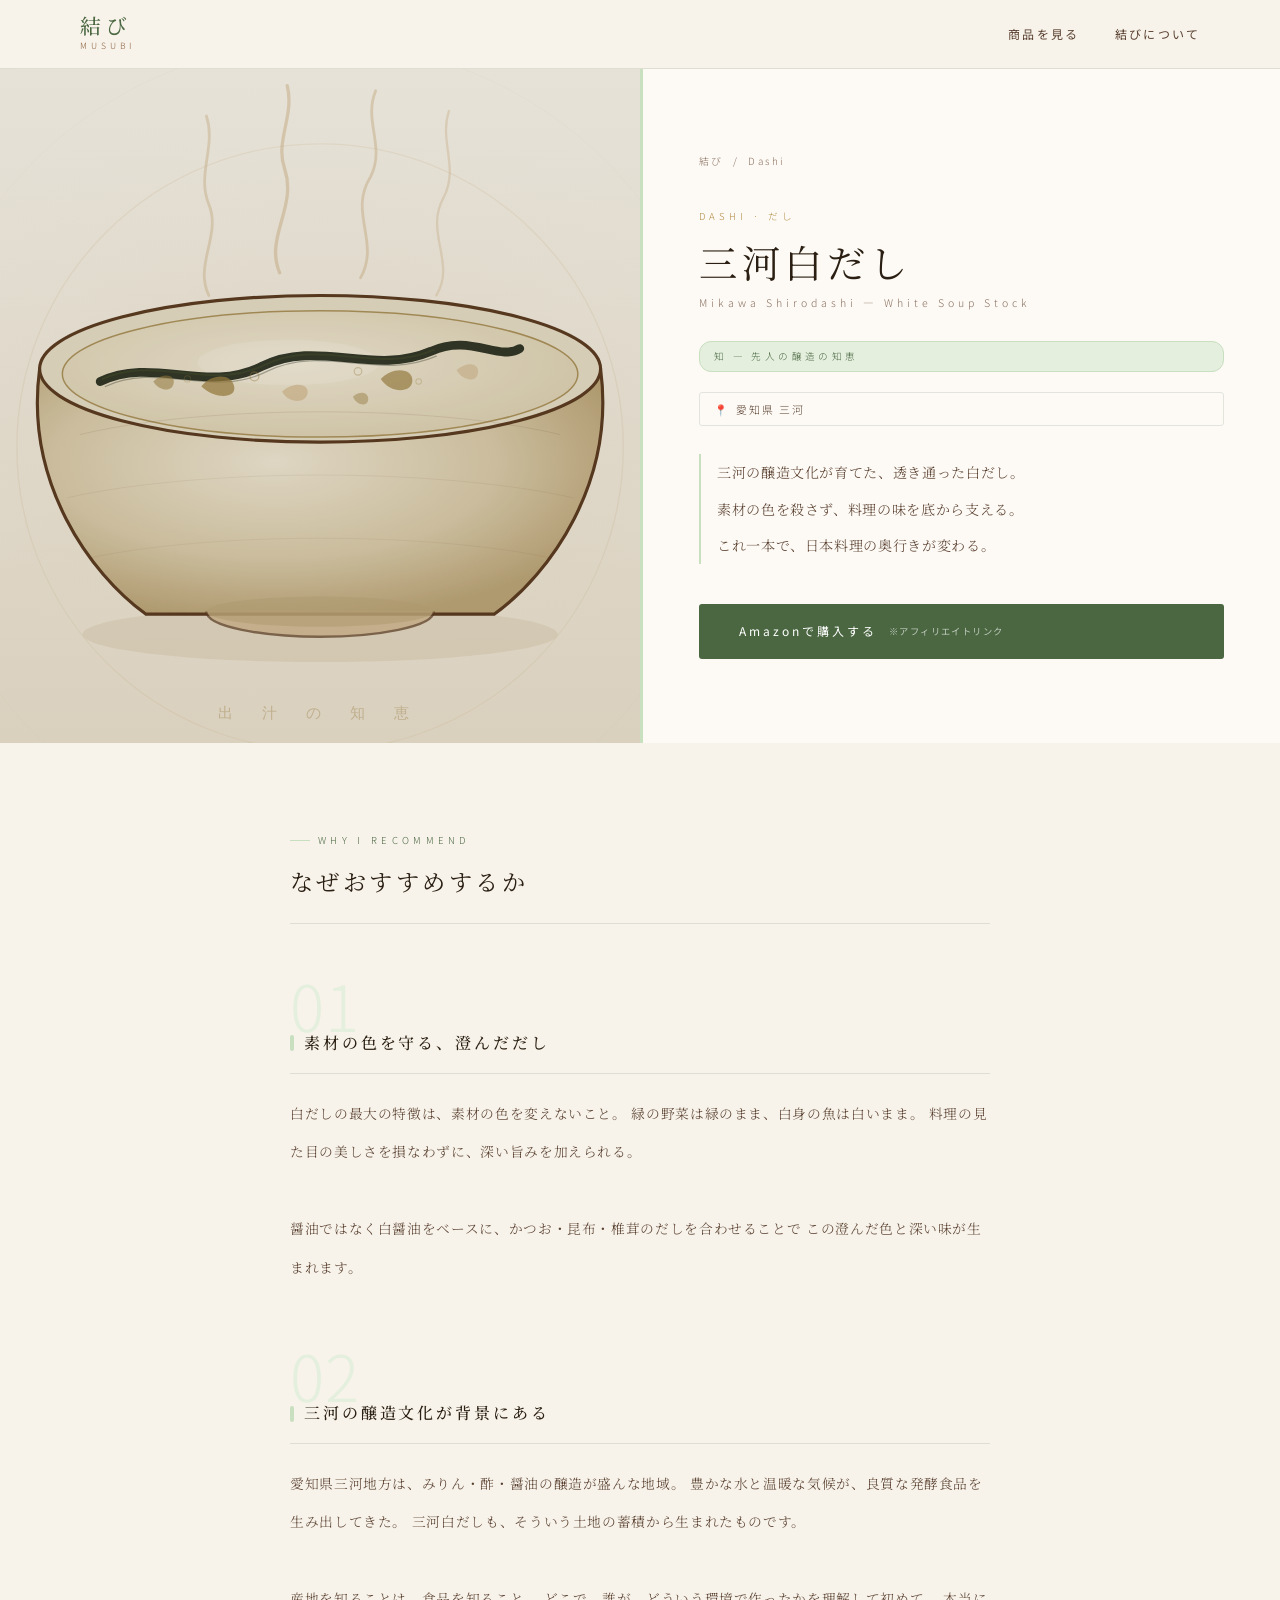
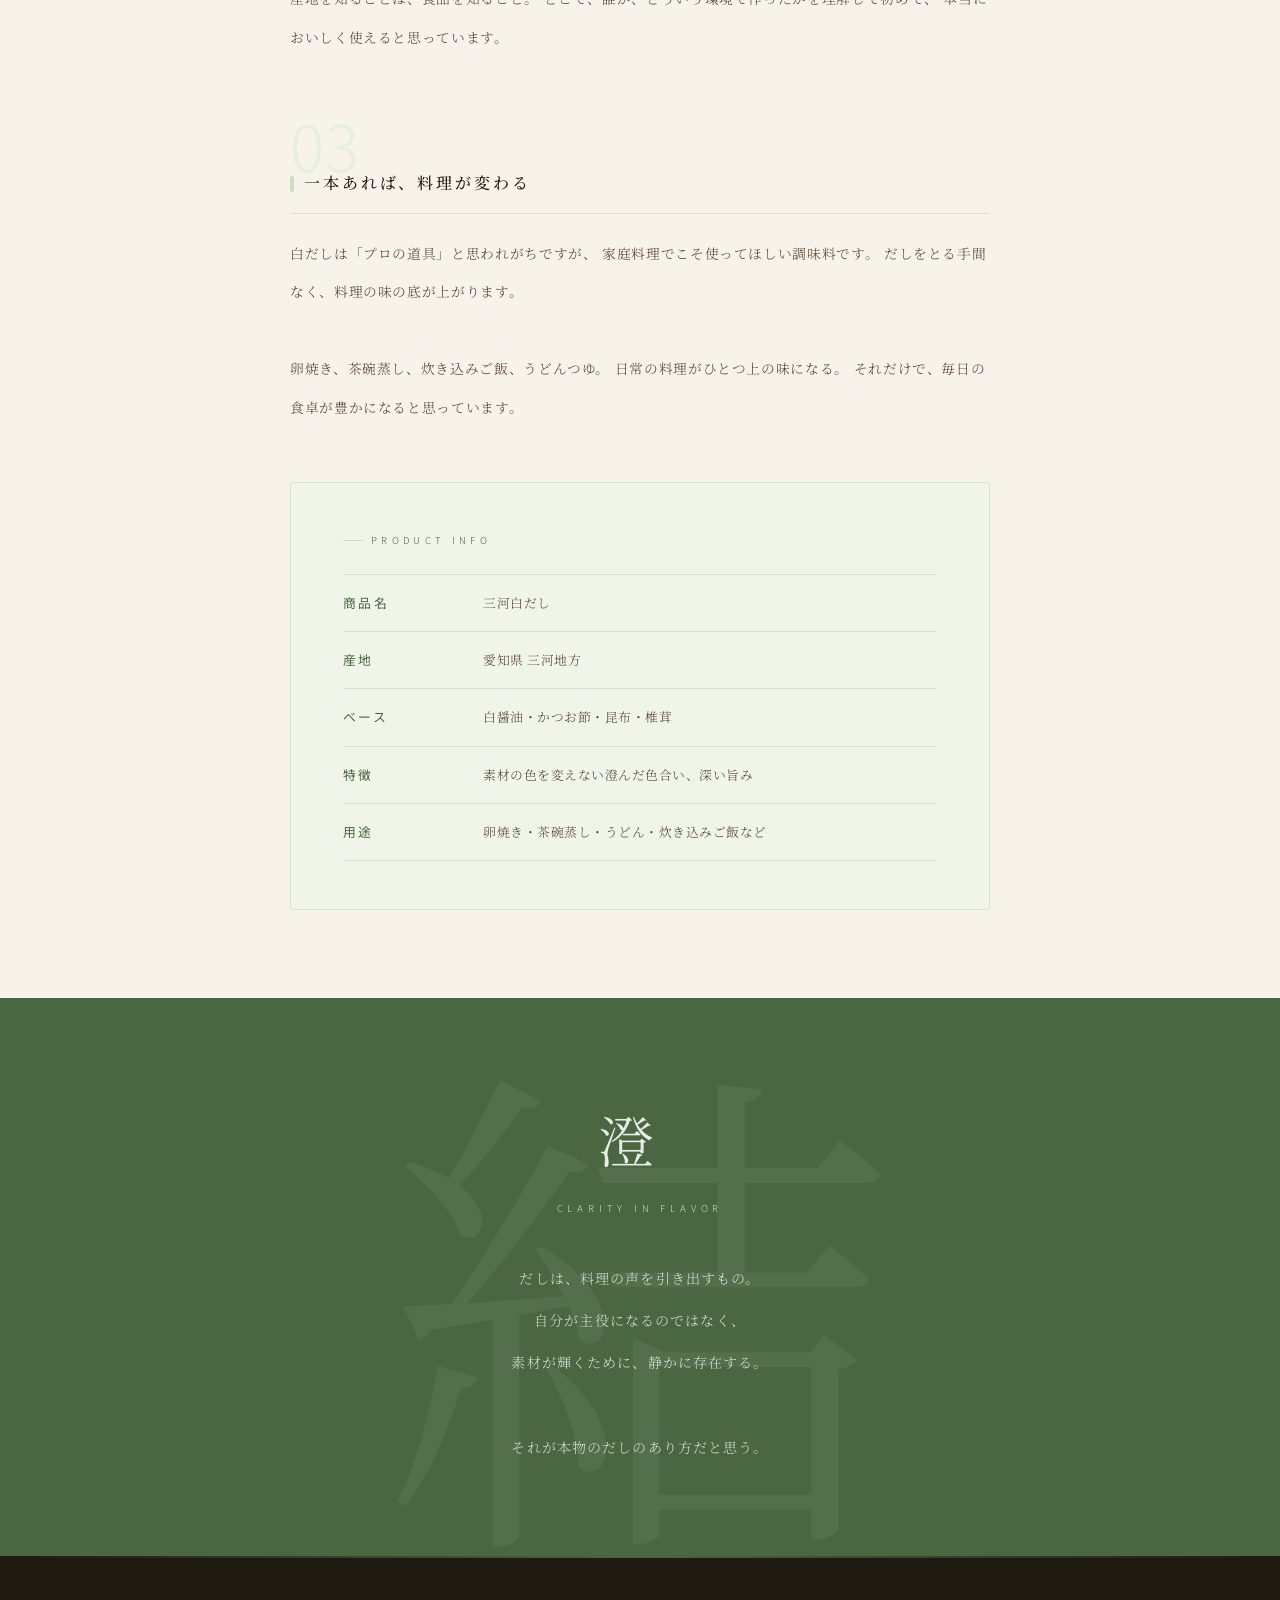
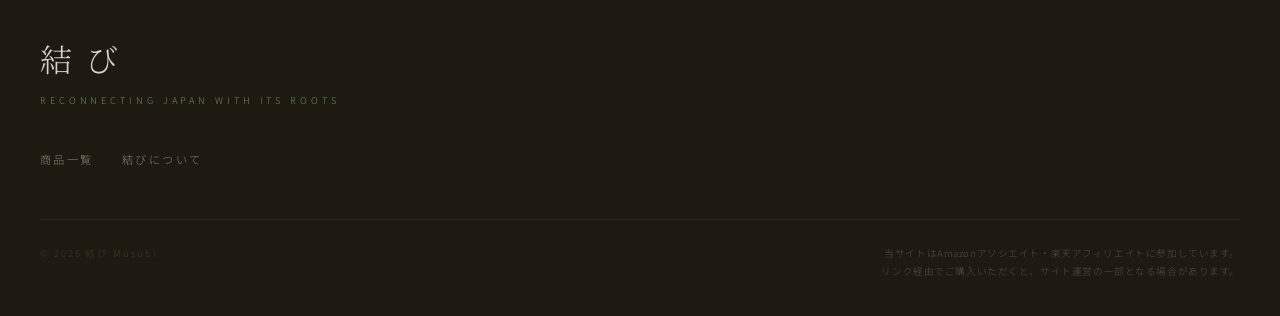
<file: product-shirodashi.html>
<!DOCTYPE html>
<html lang="ja">
<head>
  <meta charset="UTF-8">
  <meta name="viewport" content="width=device-width, initial-scale=1.0">
  <title>三河白だし — 結び</title>
  <meta name="description" content="愛知・三河の醸造文化が生んだ澄んだ白だし。無添加で素材の旨みだけを引き出す本物のだし。">
  <link rel="stylesheet" href="style.css">
</head>
<body>

  <!-- HEADER -->
  <header>
    <div class="header-inner">
      <a href="index.html" class="logo">
        <span class="logo-kanji">結び</span>
        <span class="logo-en">Musubi</span>
      </a>
      <nav>
        <a href="index.html">商品を見る</a>
        <a href="about.html">結びについて</a>
      </nav>
    </div>
  </header>

  <!-- PRODUCT HERO -->
  <div class="product-detail-hero">
    <div class="product-detail-img-wrap">
      <img class="product-detail-img" src="illust-shirodashi.svg" alt="三河白だし">
    </div>
    <div class="product-detail-intro">
      <p class="breadcrumb"><a href="index.html">結び</a> &nbsp;/&nbsp; Dashi</p>
      <p class="detail-category">Dashi · だし</p>
      <h1 class="detail-name-jp">三河白だし</h1>
      <p class="detail-name-en">Mikawa Shirodashi — White Soup Stock</p>
      <span class="detail-chi-badge">知 — 先人の醸造の知恵</span>
      <span class="detail-origin-tag">
        <span>📍</span>
        <span>愛知県 三河</span>
      </span>
      <p class="detail-lead">
        三河の醸造文化が育てた、透き通った白だし。<br>
        素材の色を殺さず、料理の味を底から支える。<br>
        これ一本で、日本料理の奥行きが変わる。
      </p>
      <a
        href="https://www.amazon.co.jp/s?k=%E4%B8%89%E6%B2%B3+%E7%99%BD%E3%81%A0%E3%81%97&tag=musubi369-22"
        target="_blank"
        rel="noopener noreferrer"
        class="btn-buy"
      >
        Amazonで購入する
        <span class="btn-buy-sub">※アフィリエイトリンク</span>
      </a>
    </div>
  </div>

  <!-- WHY -->
  <div class="why-section">
    <p class="section-label">Why I Recommend</p>
    <h2 class="section-title" style="margin-bottom:48px">なぜおすすめするか</h2>

    <p class="why-number">01</p>
    <h3 class="why-title">素材の色を守る、澄んだだし</h3>
    <p class="why-text">
      白だしの最大の特徴は、素材の色を変えないこと。
      緑の野菜は緑のまま、白身の魚は白いまま。
      料理の見た目の美しさを損なわずに、深い旨みを加えられる。<br><br>
      醤油ではなく白醤油をベースに、かつお・昆布・椎茸のだしを合わせることで
      この澄んだ色と深い味が生まれます。
    </p>

    <p class="why-number">02</p>
    <h3 class="why-title">三河の醸造文化が背景にある</h3>
    <p class="why-text">
      愛知県三河地方は、みりん・酢・醤油の醸造が盛んな地域。
      豊かな水と温暖な気候が、良質な発酵食品を生み出してきた。
      三河白だしも、そういう土地の蓄積から生まれたものです。<br><br>
      産地を知ることは、食品を知ること。
      どこで、誰が、どういう環境で作ったかを理解して初めて、
      本当においしく使えると思っています。
    </p>

    <p class="why-number">03</p>
    <h3 class="why-title">一本あれば、料理が変わる</h3>
    <p class="why-text">
      白だしは「プロの道具」と思われがちですが、
      家庭料理でこそ使ってほしい調味料です。
      だしをとる手間なく、料理の味の底が上がります。<br><br>
      卵焼き、茶碗蒸し、炊き込みご飯、うどんつゆ。
      日常の料理がひとつ上の味になる。
      それだけで、毎日の食卓が豊かになると思っています。
    </p>

    <!-- SPECS -->
    <div class="specs">
      <p class="section-label" style="margin-bottom:24px">Product Info</p>
      <div class="spec-row">
        <span class="spec-label">商品名</span>
        <span class="spec-value">三河白だし</span>
      </div>
      <div class="spec-row">
        <span class="spec-label">産地</span>
        <span class="spec-value">愛知県 三河地方</span>
      </div>
      <div class="spec-row">
        <span class="spec-label">ベース</span>
        <span class="spec-value">白醤油・かつお節・昆布・椎茸</span>
      </div>
      <div class="spec-row">
        <span class="spec-label">特徴</span>
        <span class="spec-value">素材の色を変えない澄んだ色合い、深い旨み</span>
      </div>
      <div class="spec-row">
        <span class="spec-label">用途</span>
        <span class="spec-value">卵焼き・茶碗蒸し・うどん・炊き込みご飯など</span>
      </div>
    </div>
  </div>

  <!-- CONCEPT BAND -->
  <div class="concept-band">
    <div class="concept-band-inner">
      <p class="concept-band-kanji">澄</p>
      <p class="concept-band-en">Clarity in Flavor</p>
      <p class="concept-band-text">
        だしは、料理の声を引き出すもの。<br>
        自分が主役になるのではなく、<br>
        素材が輝くために、静かに存在する。<br><br>
        それが本物のだしのあり方だと思う。
      </p>
    </div>
  </div>

  <!-- FOOTER -->
  <footer>
    <div class="footer-inner">
      <p class="footer-logo">結び</p>
      <p class="footer-tagline">Reconnecting Japan with its roots</p>
      <div class="footer-links">
        <a href="index.html">商品一覧</a>
        <a href="about.html">結びについて</a>
      </div>
      <div class="footer-bottom">
        <p class="footer-copy">© 2026 結び Musubi</p>
        <p class="footer-aff">
          当サイトはAmazonアソシエイト・楽天アフィリエイトに参加しています。<br>
          リンク経由でご購入いただくと、サイト運営の一部となる場合があります。
        </p>
      </div>
    </div>
  </footer>

</body>
</html>
</file>
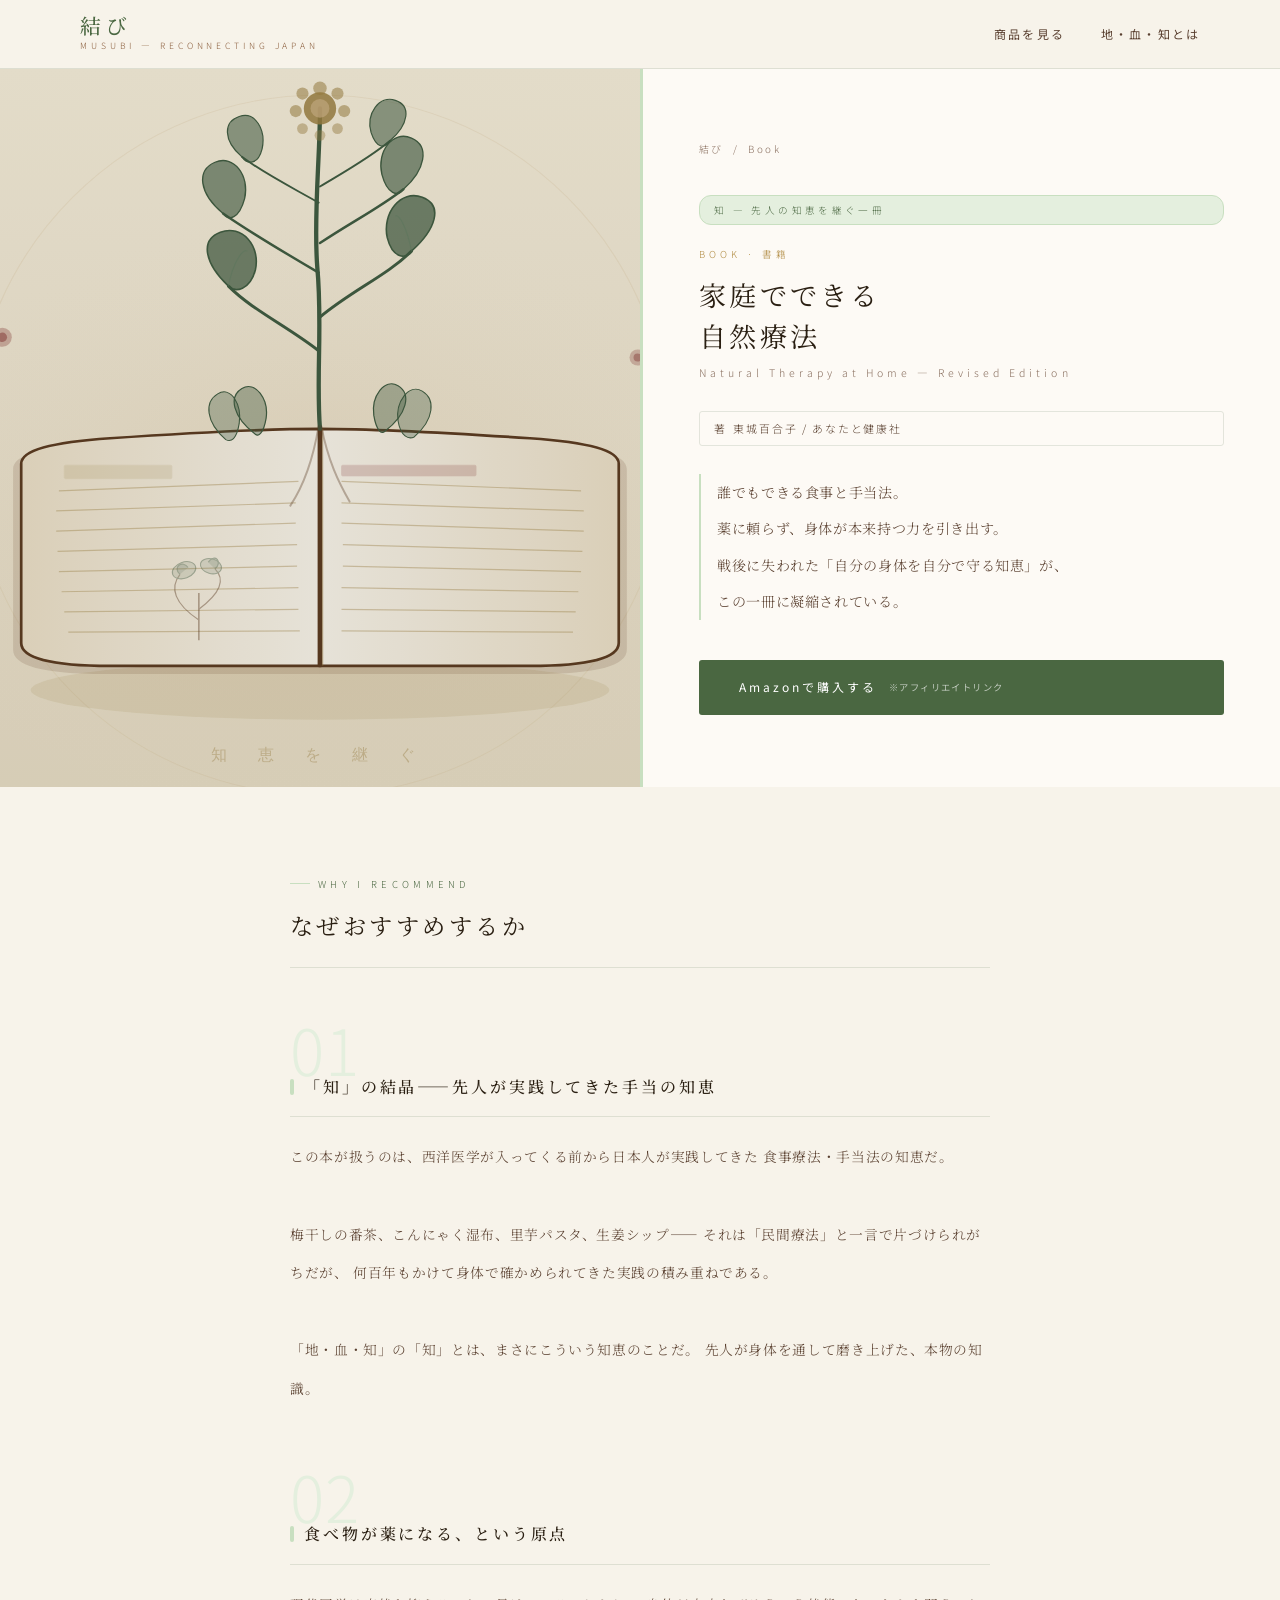
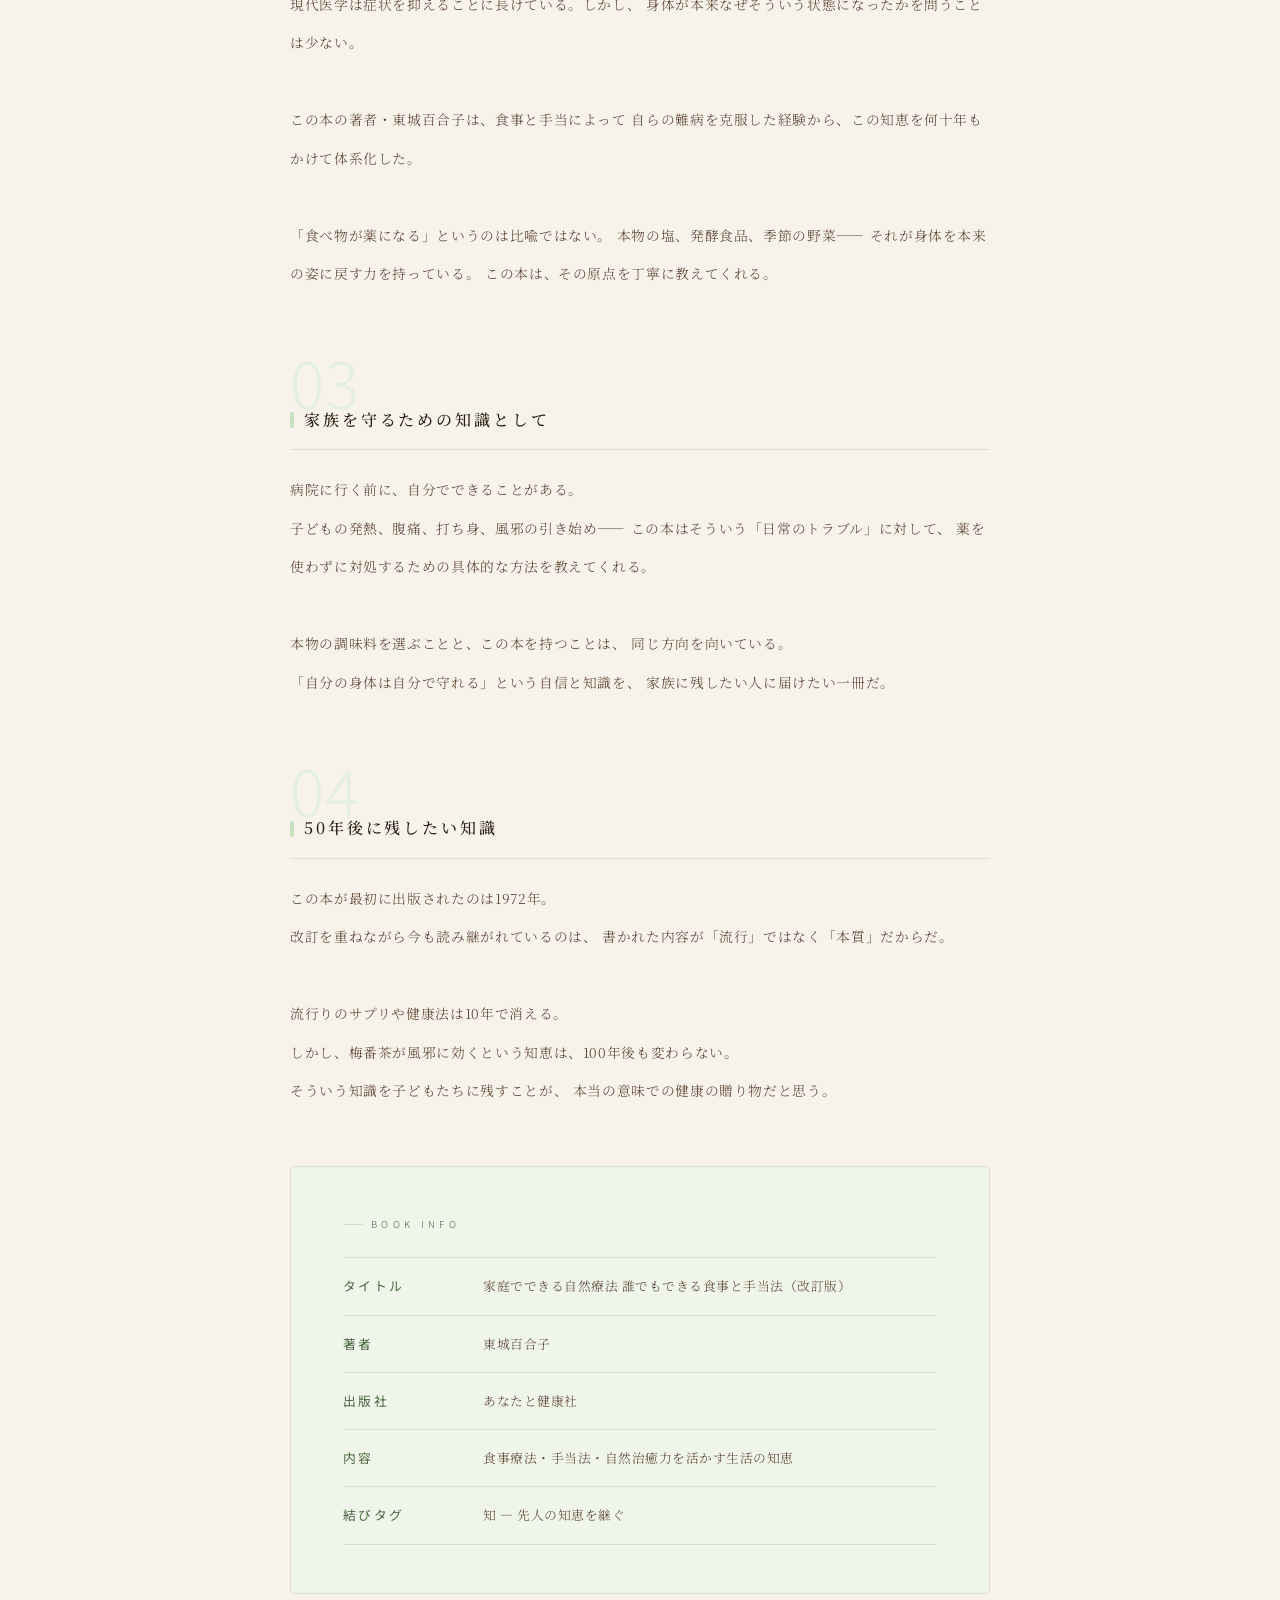
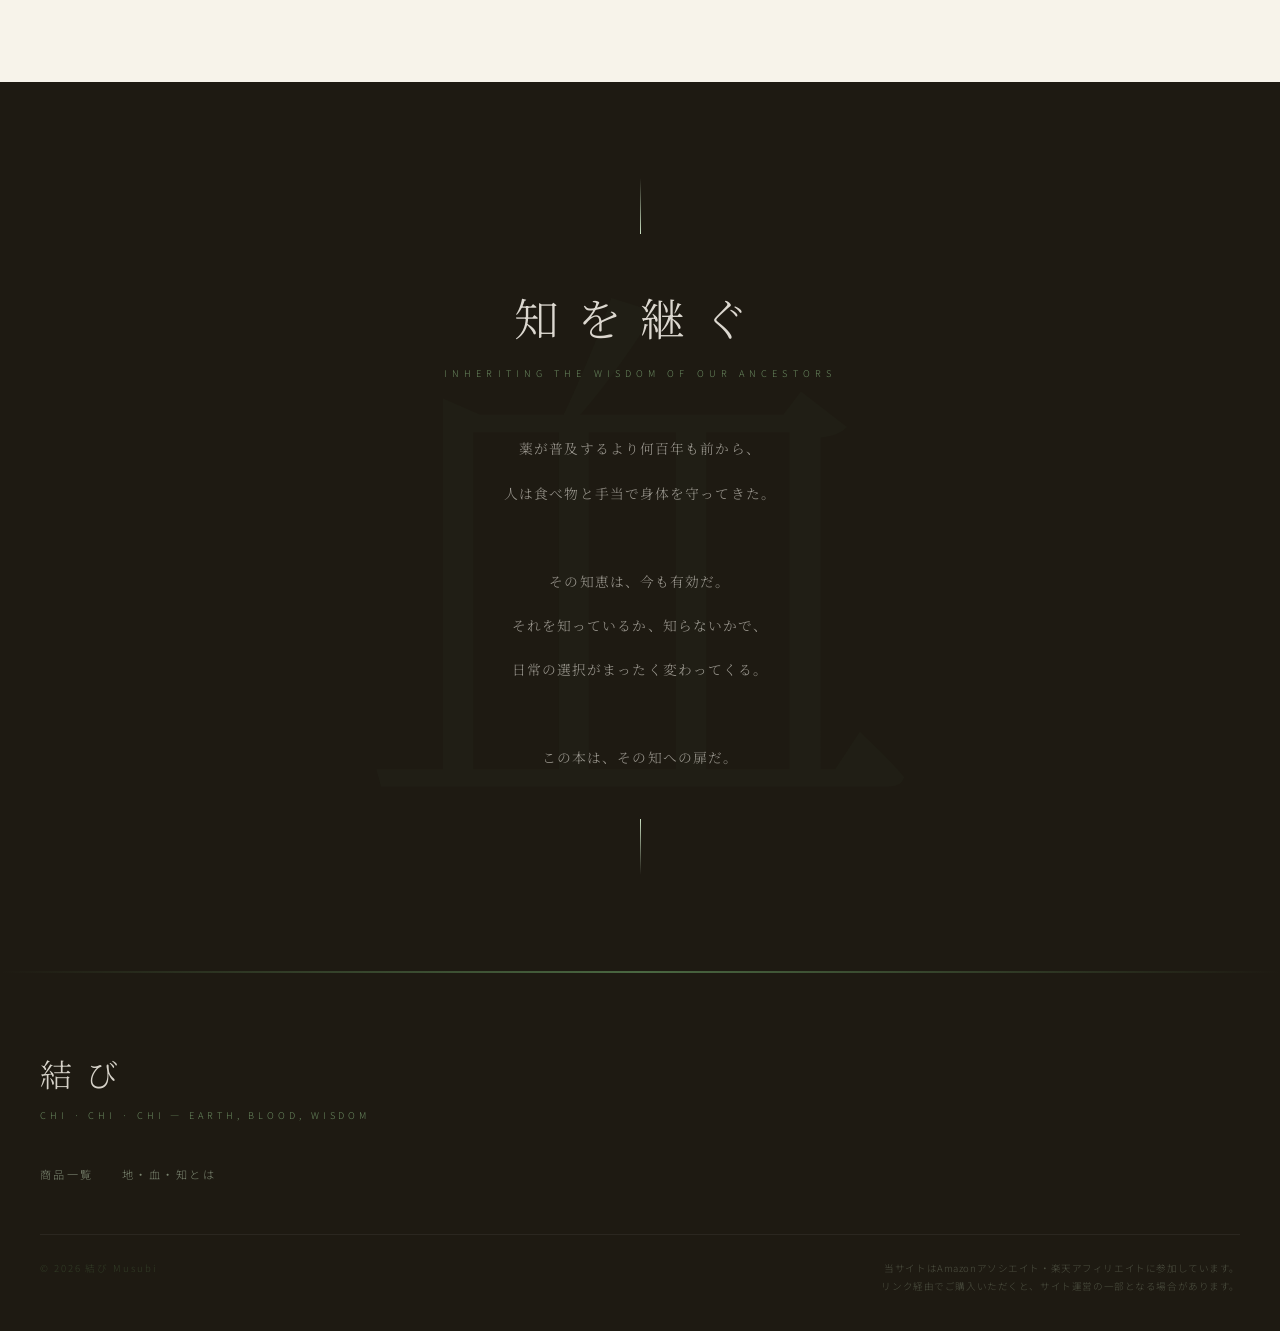
<file: product-shizen-ryoho.html>
<!DOCTYPE html>
<html lang="ja">
<head>
  <meta charset="UTF-8">
  <meta name="viewport" content="width=device-width, initial-scale=1.0">
  <title>家庭でできる自然療法 — 結び</title>
  <meta name="description" content="東城百合子著「家庭でできる自然療法（改訂版）」。食事と手当法で身体を本来の姿に戻す、先人の知恵の結晶。">
  <link rel="stylesheet" href="style.css">
</head>
<body>

  <!-- HEADER -->
  <header>
    <div class="header-inner">
      <a href="index.html" class="logo">
        <span class="logo-kanji">結び</span>
        <span class="logo-en">Musubi — Reconnecting Japan</span>
      </a>
      <nav>
        <a href="index.html">商品を見る</a>
        <a href="about.html">地・血・知とは</a>
      </nav>
    </div>
  </header>

  <!-- PRODUCT HERO -->
  <div class="product-detail-hero">
    <div class="product-detail-img-wrap">
      <img class="product-detail-img" src="illust-shizen-ryoho.svg" alt="家庭でできる自然療法">
    </div>
    <div class="product-detail-intro">
      <p class="breadcrumb"><a href="index.html">結び</a> &nbsp;/&nbsp; Book</p>
      <span class="detail-chi-badge">知 — 先人の知恵を継ぐ一冊</span>
      <p class="detail-category">Book · 書籍</p>
      <h1 class="detail-name-jp" style="font-size:1.7rem;line-height:1.5;">
        家庭でできる<br>自然療法
      </h1>
      <p class="detail-name-en">Natural Therapy at Home — Revised Edition</p>
      <span class="detail-origin-tag">
        <span>著</span>
        <span>東城百合子 / あなたと健康社</span>
      </span>
      <p class="detail-lead">
        誰でもできる食事と手当法。<br>
        薬に頼らず、身体が本来持つ力を引き出す。<br>
        戦後に失われた「自分の身体を自分で守る知恵」が、<br>
        この一冊に凝縮されている。
      </p>
      <a
        href="https://www.amazon.co.jp/s?k=%E5%AE%B6%E5%BA%AD%E3%81%A7%E3%81%A7%E3%81%8D%E3%82%8B%E8%87%AA%E7%84%B6%E7%99%82%E6%B3%95+%E6%94%B9%E8%A8%82%E7%89%88&tag=musubi369-22"
        target="_blank"
        rel="noopener noreferrer"
        class="btn-buy"
      >
        Amazonで購入する
        <span class="btn-buy-sub">※アフィリエイトリンク</span>
      </a>
    </div>
  </div>

  <!-- WHY -->
  <div class="why-section">
    <p class="section-label">Why I Recommend</p>
    <h2 class="section-title" style="margin-bottom:48px">なぜおすすめするか</h2>

    <p class="why-number">01</p>
    <h3 class="why-title">「知」の結晶——先人が実践してきた手当の知恵</h3>
    <p class="why-text">
      この本が扱うのは、西洋医学が入ってくる前から日本人が実践してきた
      食事療法・手当法の知恵だ。<br><br>
      梅干しの番茶、こんにゃく湿布、里芋パスタ、生姜シップ——
      それは「民間療法」と一言で片づけられがちだが、
      何百年もかけて身体で確かめられてきた実践の積み重ねである。<br><br>
      「地・血・知」の「知」とは、まさにこういう知恵のことだ。
      先人が身体を通して磨き上げた、本物の知識。
    </p>

    <p class="why-number">02</p>
    <h3 class="why-title">食べ物が薬になる、という原点</h3>
    <p class="why-text">
      現代医学は症状を抑えることに長けている。しかし、
      身体が本来なぜそういう状態になったかを問うことは少ない。<br><br>
      この本の著者・東城百合子は、食事と手当によって
      自らの難病を克服した経験から、この知恵を何十年もかけて体系化した。<br><br>
      「食べ物が薬になる」というのは比喩ではない。
      本物の塩、発酵食品、季節の野菜——
      それが身体を本来の姿に戻す力を持っている。
      この本は、その原点を丁寧に教えてくれる。
    </p>

    <p class="why-number">03</p>
    <h3 class="why-title">家族を守るための知識として</h3>
    <p class="why-text">
      病院に行く前に、自分でできることがある。<br>
      子どもの発熱、腹痛、打ち身、風邪の引き始め——
      この本はそういう「日常のトラブル」に対して、
      薬を使わずに対処するための具体的な方法を教えてくれる。<br><br>
      本物の調味料を選ぶことと、この本を持つことは、
      同じ方向を向いている。<br>
      「自分の身体は自分で守れる」という自信と知識を、
      家族に残したい人に届けたい一冊だ。
    </p>

    <p class="why-number">04</p>
    <h3 class="why-title">50年後に残したい知識</h3>
    <p class="why-text">
      この本が最初に出版されたのは1972年。<br>
      改訂を重ねながら今も読み継がれているのは、
      書かれた内容が「流行」ではなく「本質」だからだ。<br><br>
      流行りのサプリや健康法は10年で消える。<br>
      しかし、梅番茶が風邪に効くという知恵は、100年後も変わらない。<br>
      そういう知識を子どもたちに残すことが、
      本当の意味での健康の贈り物だと思う。
    </p>

    <!-- SPECS -->
    <div class="specs">
      <p class="section-label" style="margin-bottom:24px">Book Info</p>
      <div class="spec-row">
        <span class="spec-label">タイトル</span>
        <span class="spec-value">家庭でできる自然療法 誰でもできる食事と手当法（改訂版）</span>
      </div>
      <div class="spec-row">
        <span class="spec-label">著者</span>
        <span class="spec-value">東城百合子</span>
      </div>
      <div class="spec-row">
        <span class="spec-label">出版社</span>
        <span class="spec-value">あなたと健康社</span>
      </div>
      <div class="spec-row">
        <span class="spec-label">内容</span>
        <span class="spec-value">食事療法・手当法・自然治癒力を活かす生活の知恵</span>
      </div>
      <div class="spec-row">
        <span class="spec-label">結びタグ</span>
        <span class="spec-value">知 — 先人の知恵を継ぐ</span>
      </div>
    </div>
  </div>

  <!-- CONCEPT BAND -->
  <div class="manifesto-band">
    <div class="manifesto-band-inner">
      <div class="manifesto-band-top"></div>
      <h2 class="manifesto-band-title">知を継ぐ</h2>
      <p class="manifesto-band-en">Inheriting the wisdom of our ancestors</p>
      <p class="manifesto-band-text">
        薬が普及するより何百年も前から、<br>
        人は食べ物と手当で身体を守ってきた。<br><br>
        その知恵は、今も有効だ。<br>
        それを知っているか、知らないかで、<br>
        日常の選択がまったく変わってくる。<br><br>
        この本は、その知への扉だ。
      </p>
      <div class="manifesto-band-bottom"></div>
    </div>
  </div>

  <!-- FOOTER -->
  <footer>
    <div class="footer-inner">
      <p class="footer-logo">結び</p>
      <p class="footer-tagline">Chi · Chi · Chi — Earth, Blood, Wisdom</p>
      <div class="footer-links">
        <a href="index.html">商品一覧</a>
        <a href="about.html">地・血・知とは</a>
      </div>
      <div class="footer-bottom">
        <p class="footer-copy">© 2026 結び Musubi</p>
        <p class="footer-aff">
          当サイトはAmazonアソシエイト・楽天アフィリエイトに参加しています。<br>
          リンク経由でご購入いただくと、サイト運営の一部となる場合があります。
        </p>
      </div>
    </div>
  </footer>

</body>
</html>
</file>
<file: style.css>
@import url('https://fonts.googleapis.com/css2?family=Noto+Serif+JP:wght@300;400;500&family=Noto+Sans+JP:wght@300;400;500&display=swap');

:root {
  --bg:          #F7F3EA;   /* 朝の和紙 */
  --bg-green:    #EFF5E9;   /* 薄い草色 */
  --bg-card:     #FDFAF5;   /* カード白 */
  --text:        #2A1F12;   /* 温かい墨 */
  --text-mid:    #5A4030;   /* 中間茶 */
  --text-light:  #8A7060;   /* 薄茶 */
  --green:       #4A6741;   /* 苔・草木 — メインアクセント */
  --green-mid:   #6A8A60;   /* 中明度の緑 */
  --green-pale:  #C8DFC0;   /* 薄い若草 */
  --green-bg:    #E4EFDE;   /* 緑背景 */
  --earth:       #8B5E3C;   /* 大地・テラコッタ */
  --gold:        #B08A40;   /* 蜜色の金 */
  --gold-pale:   #D4B870;   /* 薄金 */
  --cream:       #EDE5D0;   /* クリーム */
  --warm-red:    #9B3A2A;   /* 柔らかい朱（最小限） */
  --dark:        #1E1A12;   /* フッター */
  --line:        rgba(74,103,65,0.14);
  --line-cream:  rgba(176,138,64,0.20);
}

*, *::before, *::after { box-sizing: border-box; margin: 0; padding: 0; }
html { scroll-behavior: smooth; }

body {
  background: var(--bg);
  color: var(--text);
  font-family: 'Noto Serif JP', serif;
  font-weight: 300;
  line-height: 1.9;
  letter-spacing: 0.04em;
}

/* ─── HEADER ─── */
header {
  position: fixed;
  top: 0; left: 0; right: 0;
  z-index: 100;
  background: rgba(247,243,234,0.94);
  backdrop-filter: blur(14px);
  border-bottom: 1px solid var(--line);
}
.header-inner {
  max-width: 1200px;
  margin: 0 auto;
  padding: 0 40px;
  height: 68px;
  display: flex;
  align-items: center;
  justify-content: space-between;
}
.logo {
  text-decoration: none;
  color: var(--text);
  display: flex;
  flex-direction: column;
  gap: 1px;
}
.logo-kanji {
  font-size: 1.3rem;
  font-weight: 500;
  letter-spacing: 0.25em;
  line-height: 1;
  color: var(--green);
}
.logo-en {
  font-family: 'Noto Sans JP', sans-serif;
  font-size: 0.54rem;
  font-weight: 300;
  letter-spacing: 0.45em;
  color: var(--earth);
  text-transform: uppercase;
}
nav { display: flex; gap: 36px; align-items: center; }
nav a {
  font-family: 'Noto Sans JP', sans-serif;
  font-size: 0.75rem;
  font-weight: 400;
  letter-spacing: 0.18em;
  color: var(--text-mid);
  text-decoration: none;
  transition: color 0.25s;
}
nav a:hover { color: var(--green); }

/* ─── HERO ─── */
.hero {
  min-height: 100vh;
  display: flex;
  align-items: center;
  justify-content: center;
  padding: 120px 40px 80px;
  position: relative;
  overflow: hidden;
  background: var(--bg);
}

/* 背景: 薄い葉っぱのシルエット */
.hero::before {
  content: '';
  position: absolute;
  inset: 0;
  background:
    radial-gradient(ellipse 70% 55% at 15% 80%, rgba(74,103,65,0.07) 0%, transparent 60%),
    radial-gradient(ellipse 50% 60% at 85% 20%, rgba(176,138,64,0.06) 0%, transparent 55%),
    radial-gradient(ellipse 40% 40% at 50% 50%, rgba(200,223,192,0.10) 0%, transparent 65%);
}

.hero-content {
  position: relative;
  text-align: center;
  max-width: 640px;
}

.hero-badge {
  display: inline-flex;
  align-items: center;
  gap: 8px;
  background: var(--green-bg);
  border: 1px solid var(--green-pale);
  border-radius: 20px;
  padding: 6px 20px;
  font-family: 'Noto Sans JP', sans-serif;
  font-size: 0.65rem;
  font-weight: 400;
  letter-spacing: 0.3em;
  color: var(--green);
  margin-bottom: 36px;
}
.hero-badge-dot {
  width: 6px;
  height: 6px;
  border-radius: 50%;
  background: var(--green);
}

.hero-title {
  font-size: clamp(3.5rem, 8vw, 6.5rem);
  font-weight: 300;
  letter-spacing: 0.45em;
  line-height: 1.1;
  color: var(--text);
  margin-bottom: 6px;
}
.hero-title-en {
  font-family: 'Noto Sans JP', sans-serif;
  font-size: 0.68rem;
  font-weight: 300;
  letter-spacing: 0.55em;
  color: var(--earth);
  margin-bottom: 44px;
  text-transform: uppercase;
}

.hero-divider {
  display: flex;
  align-items: center;
  gap: 16px;
  justify-content: center;
  margin-bottom: 40px;
}
.hero-divider-line {
  width: 48px;
  height: 1px;
  background: var(--green-pale);
}
.hero-divider-leaf {
  font-size: 1rem;
  color: var(--green);
  opacity: 0.7;
}

.hero-lead {
  font-size: 0.9rem;
  font-weight: 300;
  color: var(--text-mid);
  line-height: 2.8;
  letter-spacing: 0.07em;
  margin-bottom: 44px;
}

.hero-chi {
  display: inline-flex;
  align-items: center;
  gap: 0;
  border: 1px solid var(--line);
  border-radius: 4px;
  overflow: hidden;
}
.hero-chi-item {
  padding: 14px 24px;
  border-right: 1px solid var(--line);
  text-align: center;
}
.hero-chi-item:last-child { border-right: none; }
.hero-chi-kanji {
  display: block;
  font-size: 1.1rem;
  font-weight: 400;
  color: var(--green);
  line-height: 1;
  margin-bottom: 4px;
}
.hero-chi-en {
  display: block;
  font-family: 'Noto Sans JP', sans-serif;
  font-size: 0.54rem;
  font-weight: 300;
  letter-spacing: 0.3em;
  color: var(--text-light);
  text-transform: uppercase;
}

/* ─── SECTION ─── */
section {
  max-width: 1200px;
  margin: 0 auto;
  padding: 88px 40px;
}
.section-label {
  font-family: 'Noto Sans JP', sans-serif;
  font-size: 0.6rem;
  letter-spacing: 0.45em;
  color: var(--green);
  text-transform: uppercase;
  margin-bottom: 10px;
  display: flex;
  align-items: center;
  gap: 8px;
}
.section-label::before {
  content: '';
  display: block;
  width: 20px;
  height: 1px;
  background: var(--green-pale);
}
.section-title {
  font-size: 1.45rem;
  font-weight: 400;
  letter-spacing: 0.15em;
  color: var(--text);
  margin-bottom: 56px;
  padding-bottom: 20px;
  border-bottom: 1px solid var(--line);
}

/* ─── CHI PILLARS ─── */
.chi-pillars {
  display: grid;
  grid-template-columns: repeat(3, 1fr);
  gap: 16px;
  margin-bottom: 0;
}
.chi-pillar {
  background: var(--bg-card);
  border: 1px solid var(--line);
  border-radius: 4px;
  padding: 40px 32px;
  text-align: center;
  transition: border-color 0.3s, box-shadow 0.3s;
}
.chi-pillar:hover {
  border-color: var(--green-pale);
  box-shadow: 0 4px 24px rgba(74,103,65,0.08);
}
.chi-pillar-kanji {
  font-size: 2.4rem;
  font-weight: 300;
  color: var(--green);
  line-height: 1;
  margin-bottom: 6px;
  letter-spacing: 0.1em;
}
.chi-pillar-reading {
  font-family: 'Noto Sans JP', sans-serif;
  font-size: 0.58rem;
  font-weight: 300;
  letter-spacing: 0.5em;
  color: var(--gold);
  text-transform: uppercase;
  margin-bottom: 18px;
}
.chi-pillar-text {
  font-size: 0.78rem;
  font-weight: 300;
  line-height: 2.4;
  color: var(--text-mid);
}

/* ─── PRODUCTS GRID ─── */
.products-grid {
  display: grid;
  grid-template-columns: repeat(auto-fill, minmax(300px, 1fr));
  gap: 20px;
}
.product-card {
  background: var(--bg-card);
  border: 1px solid var(--line);
  border-radius: 6px;
  text-decoration: none;
  color: inherit;
  display: block;
  overflow: hidden;
  transition: transform 0.35s cubic-bezier(0.25,0.46,0.45,0.94),
              box-shadow 0.35s, border-color 0.3s;
}
.product-card:hover {
  transform: translateY(-5px);
  box-shadow: 0 12px 40px rgba(74,103,65,0.12);
  border-color: var(--green-pale);
}
.product-img-wrap { overflow: hidden; }
.product-img {
  width: 100%;
  aspect-ratio: 3/2;
  object-fit: cover;
  display: block;
  filter: brightness(0.97) saturate(92%);
  transition: filter 0.4s, transform 0.6s cubic-bezier(0.25,0.46,0.45,0.94);
}
.product-card:hover .product-img {
  filter: brightness(1) saturate(100%);
  transform: scale(1.04);
}
.product-body { padding: 24px 24px 28px; }
.product-chi-tag {
  display: inline-flex;
  align-items: center;
  gap: 5px;
  font-family: 'Noto Sans JP', sans-serif;
  font-size: 0.58rem;
  letter-spacing: 0.3em;
  color: var(--green);
  background: var(--green-bg);
  border: 1px solid var(--green-pale);
  border-radius: 10px;
  padding: 3px 10px;
  margin-bottom: 14px;
}
.product-category {
  font-family: 'Noto Sans JP', sans-serif;
  font-size: 0.58rem;
  letter-spacing: 0.4em;
  color: var(--gold);
  text-transform: uppercase;
  margin-bottom: 8px;
}
.product-name-jp {
  font-size: 1.15rem;
  font-weight: 500;
  letter-spacing: 0.12em;
  color: var(--text);
  margin-bottom: 3px;
  line-height: 1.4;
}
.product-name-en {
  font-family: 'Noto Sans JP', sans-serif;
  font-size: 0.62rem;
  font-weight: 300;
  letter-spacing: 0.28em;
  color: var(--text-light);
  margin-bottom: 16px;
}
.product-reason-label {
  font-family: 'Noto Sans JP', sans-serif;
  font-size: 0.56rem;
  letter-spacing: 0.3em;
  color: var(--gold-pale);
  margin-bottom: 6px;
}
.product-reason {
  font-size: 0.78rem;
  font-weight: 300;
  color: var(--text-mid);
  line-height: 2.1;
  letter-spacing: 0.03em;
}
.product-footer {
  display: flex;
  align-items: center;
  justify-content: space-between;
  margin-top: 20px;
  padding-top: 16px;
  border-top: 1px solid var(--line);
}
.product-origin {
  font-family: 'Noto Sans JP', sans-serif;
  font-size: 0.64rem;
  font-weight: 300;
  letter-spacing: 0.18em;
  color: var(--text-light);
}
.product-arrow {
  width: 28px;
  height: 28px;
  border: 1px solid var(--green-pale);
  border-radius: 50%;
  display: flex;
  align-items: center;
  justify-content: center;
  color: var(--green-mid);
  font-size: 0.72rem;
  transition: all 0.25s;
}
.product-card:hover .product-arrow {
  background: var(--green);
  border-color: var(--green);
  color: #fff;
}

/* ─── GREEN CONCEPT BAND ─── */
.concept-band {
  background: var(--green);
  padding: 88px 40px;
  position: relative;
  overflow: hidden;
}
.concept-band::before {
  content: '結';
  position: absolute;
  font-size: 40vw;
  font-weight: 300;
  color: rgba(255,255,255,0.05);
  top: 50%;
  left: 50%;
  transform: translate(-50%,-48%);
  line-height: 1;
  pointer-events: none;
}
.concept-band-inner {
  position: relative;
  max-width: 680px;
  margin: 0 auto;
  text-align: center;
}
.concept-band-kanji {
  font-size: 3.5rem;
  font-weight: 300;
  letter-spacing: 0.5em;
  color: rgba(255,255,255,0.88);
  margin-bottom: 6px;
}
.concept-band-en {
  font-family: 'Noto Sans JP', sans-serif;
  font-size: 0.6rem;
  letter-spacing: 0.5em;
  color: var(--green-pale);
  text-transform: uppercase;
  margin-bottom: 40px;
}
.concept-band-text {
  font-size: 0.88rem;
  font-weight: 300;
  line-height: 3;
  color: rgba(255,255,255,0.78);
  letter-spacing: 0.08em;
}

/* ─── JOURNEY STEPS ─── */
.journey {
  background: var(--bg-green);
  padding: 88px 40px;
}
.journey-inner { max-width: 1000px; margin: 0 auto; }
.journey-steps {
  display: grid;
  grid-template-columns: repeat(auto-fit, minmax(200px, 1fr));
  gap: 0;
  position: relative;
  margin-top: 56px;
}
.journey-steps::before {
  content: '';
  position: absolute;
  top: 26px;
  left: 10%;
  right: 10%;
  height: 1px;
  background: var(--green-pale);
}
.journey-step {
  text-align: center;
  padding: 0 16px 32px;
  position: relative;
}
.step-num {
  width: 52px;
  height: 52px;
  border: 1.5px solid var(--green-pale);
  border-radius: 50%;
  display: flex;
  align-items: center;
  justify-content: center;
  margin: 0 auto 20px;
  background: var(--bg-green);
  font-family: 'Noto Sans JP', sans-serif;
  font-size: 0.68rem;
  font-weight: 300;
  letter-spacing: 0.2em;
  color: var(--green);
  position: relative;
  z-index: 1;
}
.step-title {
  font-size: 0.88rem;
  font-weight: 500;
  letter-spacing: 0.18em;
  color: var(--text);
  margin-bottom: 10px;
}
.step-text {
  font-family: 'Noto Sans JP', sans-serif;
  font-size: 0.7rem;
  font-weight: 300;
  line-height: 2;
  color: var(--text-mid);
}
.step-arrow {
  position: absolute;
  top: 20px;
  right: -6px;
  font-size: 0.7rem;
  color: var(--green-pale);
  z-index: 2;
}

/* ─── PRODUCT DETAIL ─── */
.product-detail-hero {
  min-height: 75vh;
  display: grid;
  grid-template-columns: 1fr 1fr;
  margin-top: 68px;
}
.product-detail-img-wrap { overflow: hidden; position: relative; }
.product-detail-img {
  width: 100%;
  height: 100%;
  object-fit: cover;
  filter: brightness(0.96) saturate(92%);
}
.product-detail-intro {
  padding: 72px 56px;
  display: flex;
  flex-direction: column;
  justify-content: center;
  background: var(--bg-card);
  border-left: 3px solid var(--green-pale);
}
.breadcrumb {
  font-family: 'Noto Sans JP', sans-serif;
  font-size: 0.62rem;
  letter-spacing: 0.25em;
  color: var(--text-light);
  margin-bottom: 36px;
}
.breadcrumb a { color: var(--text-light); text-decoration: none; }
.breadcrumb a:hover { color: var(--green); }
.detail-chi-badge {
  display: inline-flex;
  align-items: center;
  gap: 6px;
  padding: 5px 14px;
  border: 1px solid var(--green-pale);
  border-radius: 12px;
  background: var(--green-bg);
  font-family: 'Noto Sans JP', sans-serif;
  font-size: 0.6rem;
  letter-spacing: 0.35em;
  color: var(--green);
  margin-bottom: 20px;
}
.detail-category {
  font-family: 'Noto Sans JP', sans-serif;
  font-size: 0.6rem;
  letter-spacing: 0.42em;
  color: var(--gold);
  text-transform: uppercase;
  margin-bottom: 12px;
}
.detail-name-jp {
  font-size: 2.4rem;
  font-weight: 400;
  letter-spacing: 0.12em;
  line-height: 1.3;
  color: var(--text);
  margin-bottom: 6px;
}
.detail-name-en {
  font-family: 'Noto Sans JP', sans-serif;
  font-size: 0.66rem;
  font-weight: 300;
  letter-spacing: 0.38em;
  color: var(--text-light);
  margin-bottom: 28px;
}
.detail-origin-tag {
  display: inline-flex;
  align-items: center;
  gap: 6px;
  font-family: 'Noto Sans JP', sans-serif;
  font-size: 0.68rem;
  letter-spacing: 0.18em;
  color: var(--text-mid);
  padding: 6px 14px;
  border: 1px solid var(--line);
  border-radius: 3px;
  margin-bottom: 28px;
}
.detail-lead {
  font-size: 0.88rem;
  line-height: 2.6;
  color: var(--text-mid);
  margin-bottom: 40px;
  border-left: 2px solid var(--green-pale);
  padding-left: 16px;
}
.btn-buy {
  display: inline-flex;
  align-items: center;
  gap: 12px;
  background: var(--green);
  color: #fff;
  font-family: 'Noto Sans JP', sans-serif;
  font-size: 0.75rem;
  font-weight: 400;
  letter-spacing: 0.25em;
  padding: 16px 40px;
  text-decoration: none;
  border-radius: 3px;
  border: none;
  cursor: pointer;
  transition: background 0.25s, transform 0.2s;
}
.btn-buy:hover {
  background: var(--green-mid);
  transform: translateY(-1px);
}
.btn-buy-sub {
  font-size: 0.58rem;
  letter-spacing: 0.15em;
  opacity: 0.65;
}

/* ─── WHY SECTION ─── */
.why-section {
  max-width: 780px;
  margin: 0 auto;
  padding: 88px 40px;
}
.why-number {
  font-family: 'Noto Sans JP', sans-serif;
  font-size: 4rem;
  font-weight: 300;
  color: var(--green-bg);
  line-height: 1;
  margin-bottom: -8px;
}
.why-title {
  font-size: 1rem;
  font-weight: 500;
  letter-spacing: 0.18em;
  color: var(--text);
  margin-bottom: 20px;
  padding-bottom: 14px;
  border-bottom: 1px solid var(--line);
  display: flex;
  align-items: center;
  gap: 10px;
}
.why-title::before {
  content: '';
  display: block;
  width: 4px;
  height: 1em;
  background: var(--green-pale);
  border-radius: 2px;
  flex-shrink: 0;
}
.why-text {
  font-size: 0.86rem;
  font-weight: 300;
  line-height: 2.8;
  color: var(--text-mid);
  margin-bottom: 56px;
}

/* ─── SPECS ─── */
.specs {
  background: var(--bg-green);
  border: 1px solid var(--line);
  border-radius: 4px;
  padding: 48px 52px;
  margin-top: 32px;
}
.spec-row {
  display: grid;
  grid-template-columns: 140px 1fr;
  padding: 16px 0;
  border-bottom: 1px solid var(--line);
  font-size: 0.8rem;
}
.spec-row:first-of-type { border-top: 1px solid var(--line); }
.spec-label {
  font-family: 'Noto Sans JP', sans-serif;
  font-weight: 400;
  letter-spacing: 0.18em;
  color: var(--green);
}
.spec-value { font-weight: 300; letter-spacing: 0.04em; color: var(--text-mid); }

/* ─── ABOUT ─── */
.about-hero {
  min-height: 55vh;
  background: var(--green);
  margin-top: 68px;
  display: flex;
  align-items: center;
  justify-content: center;
  padding: 80px 40px;
  position: relative;
  overflow: hidden;
}
.about-hero::before {
  content: '知';
  position: absolute;
  font-size: 45vw;
  font-weight: 300;
  color: rgba(255,255,255,0.05);
  top: 50%;
  left: 50%;
  transform: translate(-50%,-50%);
  line-height: 1;
}
.about-hero-content {
  position: relative;
  text-align: center;
  max-width: 580px;
}
.about-hero h1 {
  font-size: clamp(2rem,5vw,4rem);
  font-weight: 300;
  letter-spacing: 0.45em;
  color: rgba(255,255,255,0.92);
  margin-bottom: 32px;
}
.about-hero-text {
  font-size: 0.88rem;
  font-weight: 300;
  line-height: 3;
  color: rgba(255,255,255,0.68);
  letter-spacing: 0.08em;
}

/* ─── MANIFESTO BAND ─── */
.manifesto-band {
  background: var(--dark);
  padding: 96px 40px;
  position: relative;
  overflow: hidden;
}
.manifesto-band::before {
  content: '血';
  position: absolute;
  font-size: 45vw;
  font-weight: 300;
  color: rgba(74,103,65,0.06);
  top: 50%;
  left: 50%;
  transform: translate(-50%,-50%);
  pointer-events: none;
  line-height: 1;
}
.manifesto-band-inner {
  position: relative;
  max-width: 680px;
  margin: 0 auto;
  text-align: center;
}
.manifesto-band-top {
  width: 1px;
  height: 56px;
  background: linear-gradient(to bottom, transparent, var(--green-pale));
  margin: 0 auto 40px;
}
.manifesto-band-title {
  font-size: clamp(1.5rem,4vw,2.8rem);
  font-weight: 300;
  letter-spacing: 0.4em;
  color: rgba(247,243,234,0.88);
  margin-bottom: 6px;
}
.manifesto-band-en {
  font-family: 'Noto Sans JP', sans-serif;
  font-size: 0.58rem;
  font-weight: 300;
  letter-spacing: 0.55em;
  color: var(--green-mid);
  text-transform: uppercase;
  margin-bottom: 44px;
}
.manifesto-band-text {
  font-size: 0.86rem;
  font-weight: 300;
  line-height: 3.2;
  color: rgba(247,243,234,0.58);
  letter-spacing: 0.08em;
}
.manifesto-band-bottom {
  width: 1px;
  height: 56px;
  background: linear-gradient(to bottom, var(--green-pale), transparent);
  margin: 40px auto 0;
}

/* ─── FOOTER ─── */
footer {
  background: var(--dark);
  padding: 72px 40px 36px;
  position: relative;
}
footer::before {
  content: '';
  position: absolute;
  top: 0; left: 0; right: 0;
  height: 2px;
  background: linear-gradient(to right, transparent, var(--green), transparent);
}
.footer-inner { max-width: 1200px; margin: 0 auto; }
.footer-logo {
  font-size: 2rem;
  font-weight: 300;
  letter-spacing: 0.45em;
  color: rgba(247,243,234,0.85);
  margin-bottom: 3px;
}
.footer-tagline {
  font-family: 'Noto Sans JP', sans-serif;
  font-size: 0.58rem;
  letter-spacing: 0.42em;
  color: var(--green-mid);
  text-transform: uppercase;
  margin-bottom: 40px;
}
.footer-links { display: flex; gap: 28px; margin-bottom: 48px; flex-wrap: wrap; }
.footer-links a {
  font-family: 'Noto Sans JP', sans-serif;
  font-size: 0.7rem;
  letter-spacing: 0.22em;
  color: rgba(200,223,192,0.55);
  text-decoration: none;
  transition: color 0.25s;
}
.footer-links a:hover { color: rgba(247,243,234,0.88); }
.footer-bottom {
  padding-top: 24px;
  border-top: 1px solid rgba(255,255,255,0.06);
  display: flex;
  justify-content: space-between;
  align-items: flex-start;
  flex-wrap: wrap;
  gap: 14px;
}
.footer-copy {
  font-family: 'Noto Sans JP', sans-serif;
  font-size: 0.6rem;
  letter-spacing: 0.2em;
  color: rgba(74,103,65,0.45);
}
.footer-aff {
  font-family: 'Noto Sans JP', sans-serif;
  font-size: 0.6rem;
  letter-spacing: 0.06em;
  color: rgba(200,223,192,0.28);
  max-width: 460px;
  text-align: right;
  line-height: 1.9;
}

/* ─── RESPONSIVE ─── */
@media (max-width: 900px) {
  .header-inner { padding: 0 24px; }
  section { padding: 64px 24px; }
  .chi-pillars { grid-template-columns: 1fr; gap: 12px; }
  .products-grid { grid-template-columns: 1fr; gap: 16px; }
  .product-detail-hero { grid-template-columns: 1fr; }
  .product-detail-img-wrap { height: 55vw; }
  .product-detail-intro { padding: 40px 24px; border-left: none; border-top: 3px solid var(--green-pale); }
  .specs { padding: 28px 20px; }
  .why-section { padding: 64px 24px; }
  .concept-band, .manifesto-band, .journey { padding: 64px 24px; }
  footer { padding: 56px 24px 32px; }
  .footer-bottom { flex-direction: column; }
  .footer-aff { text-align: left; }
}
</file>
